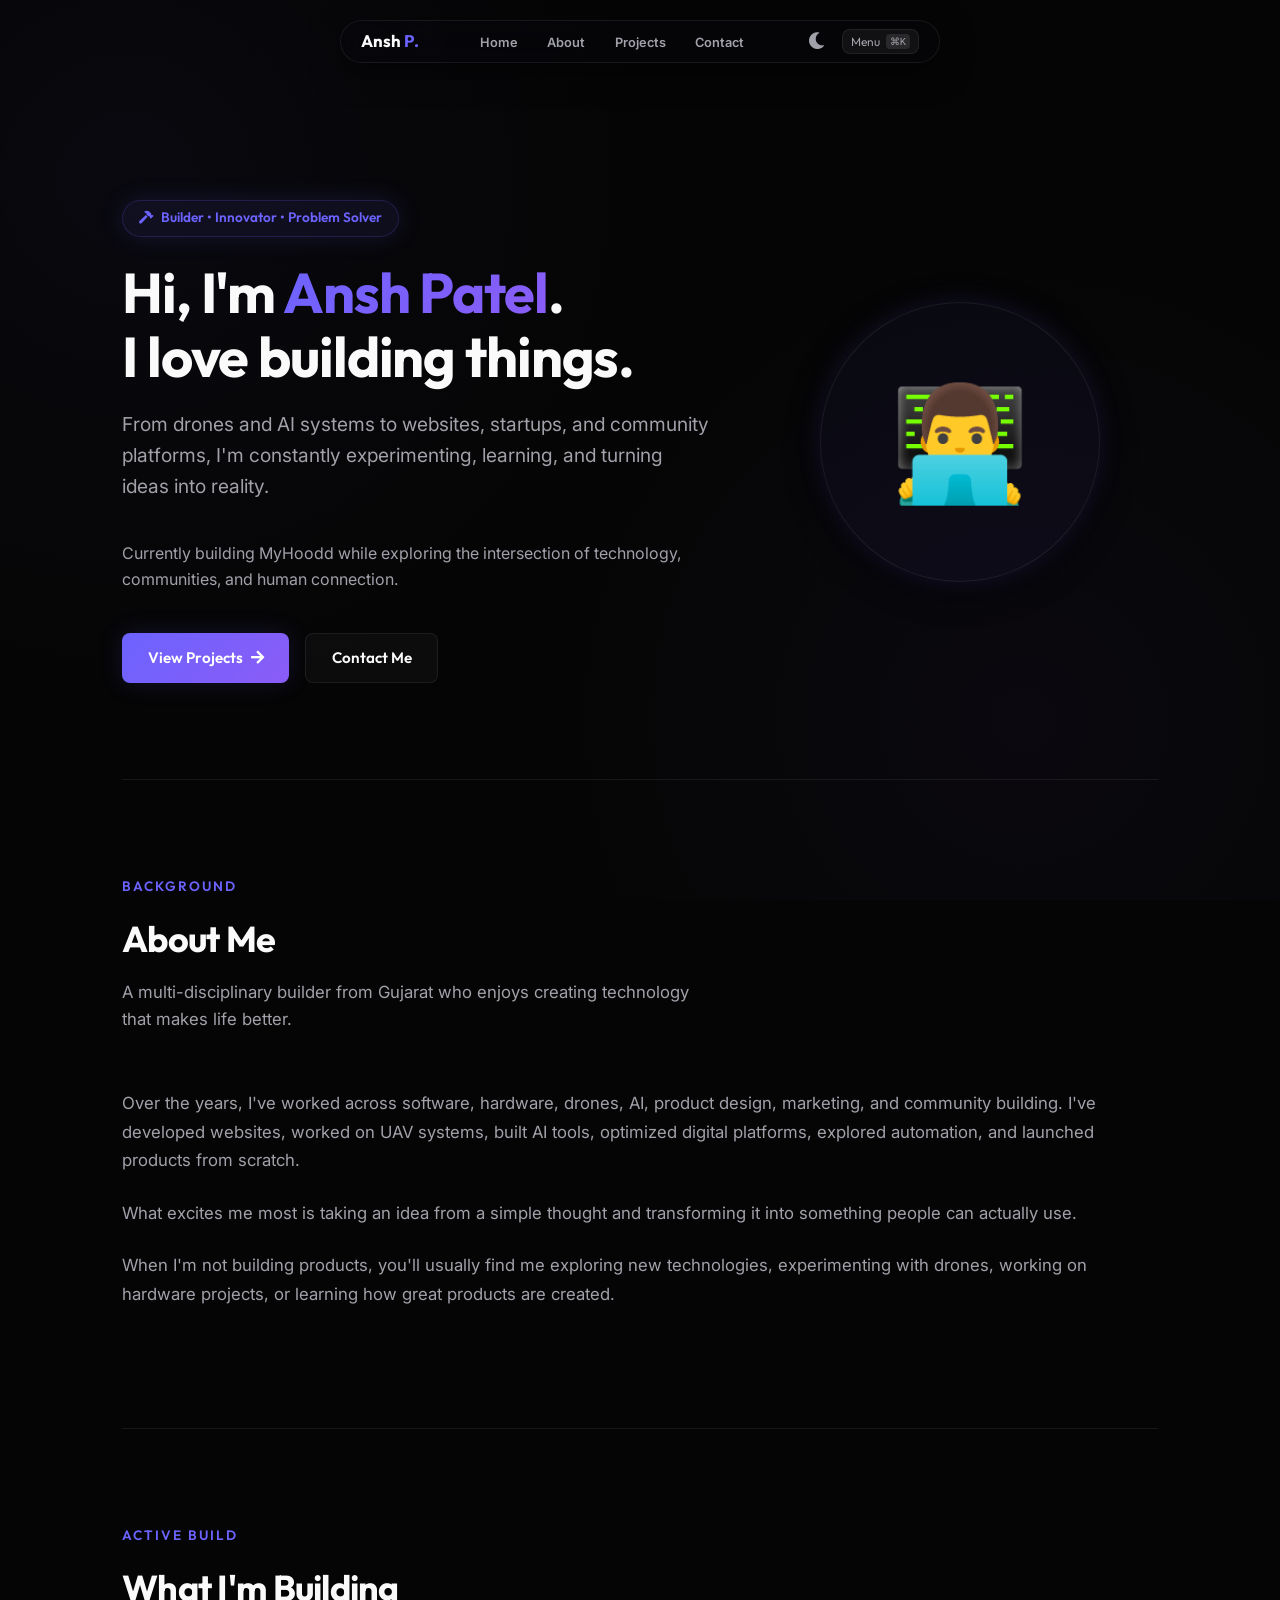
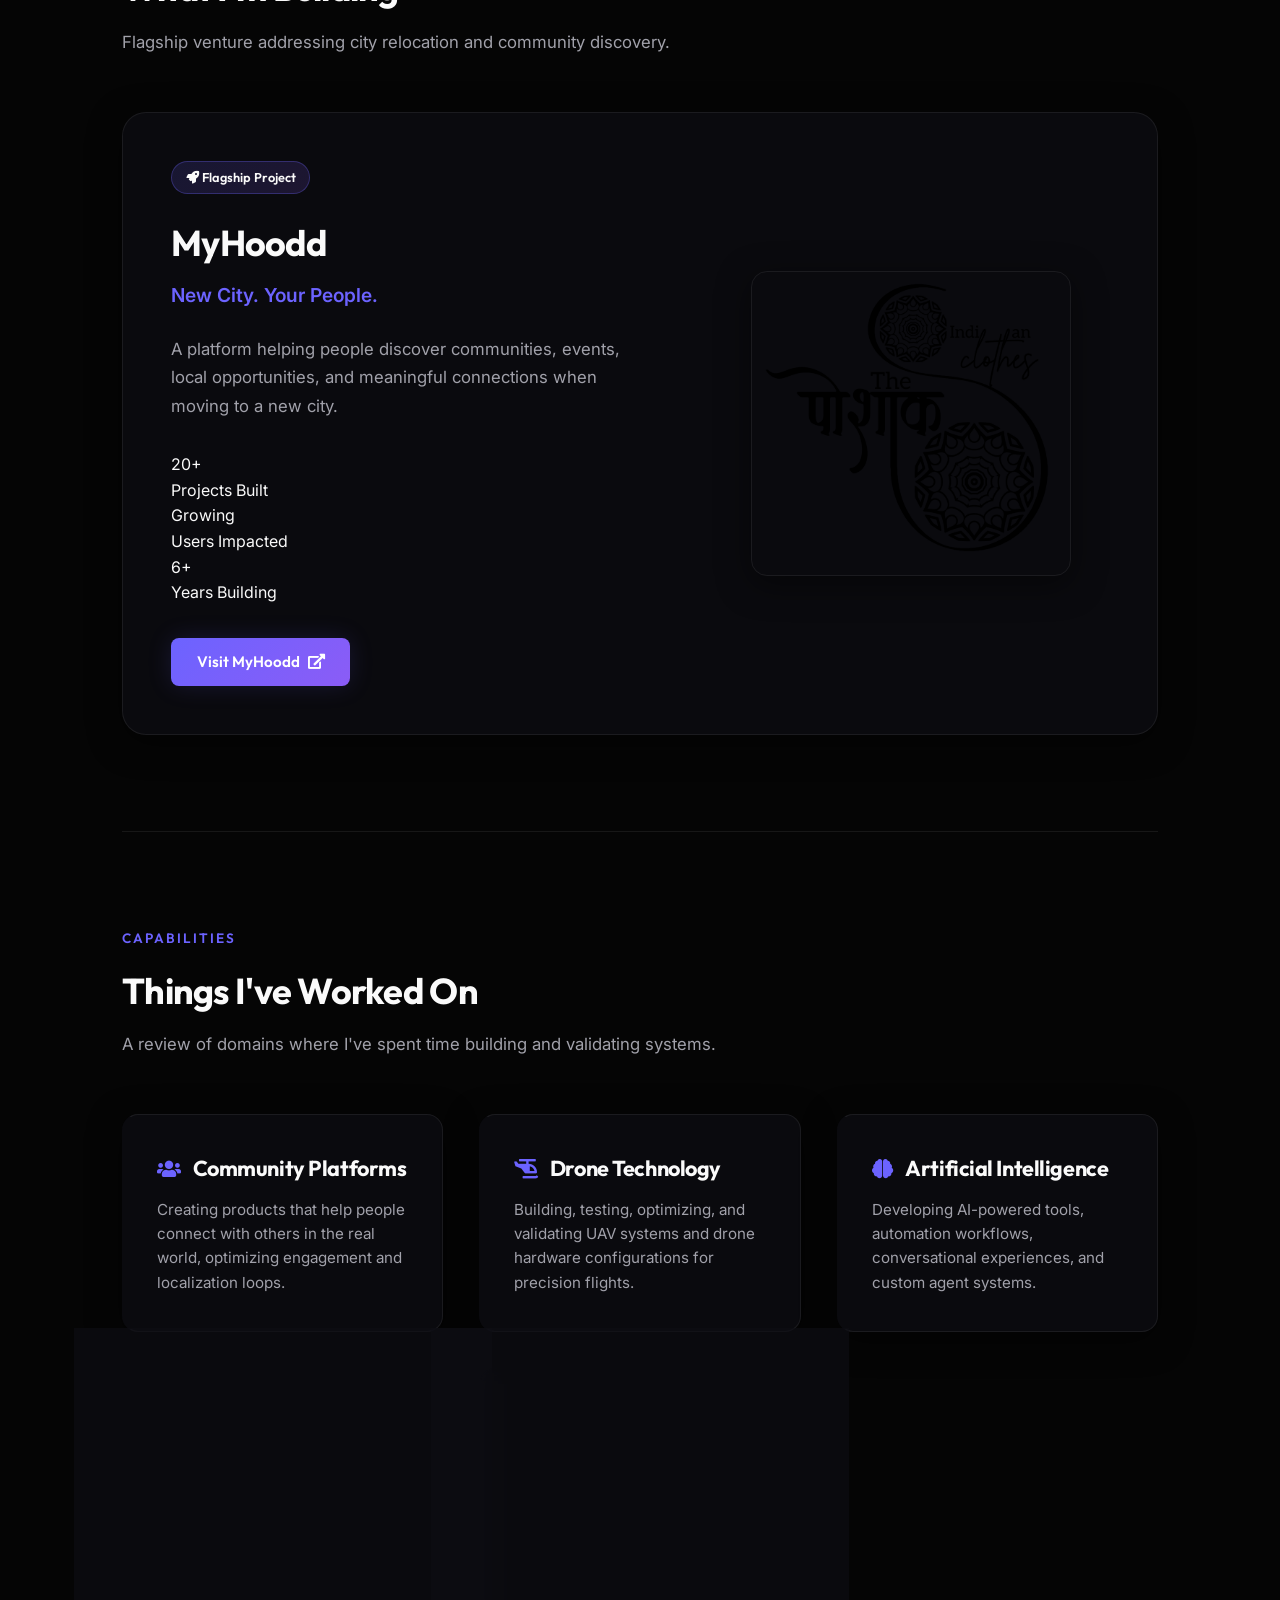
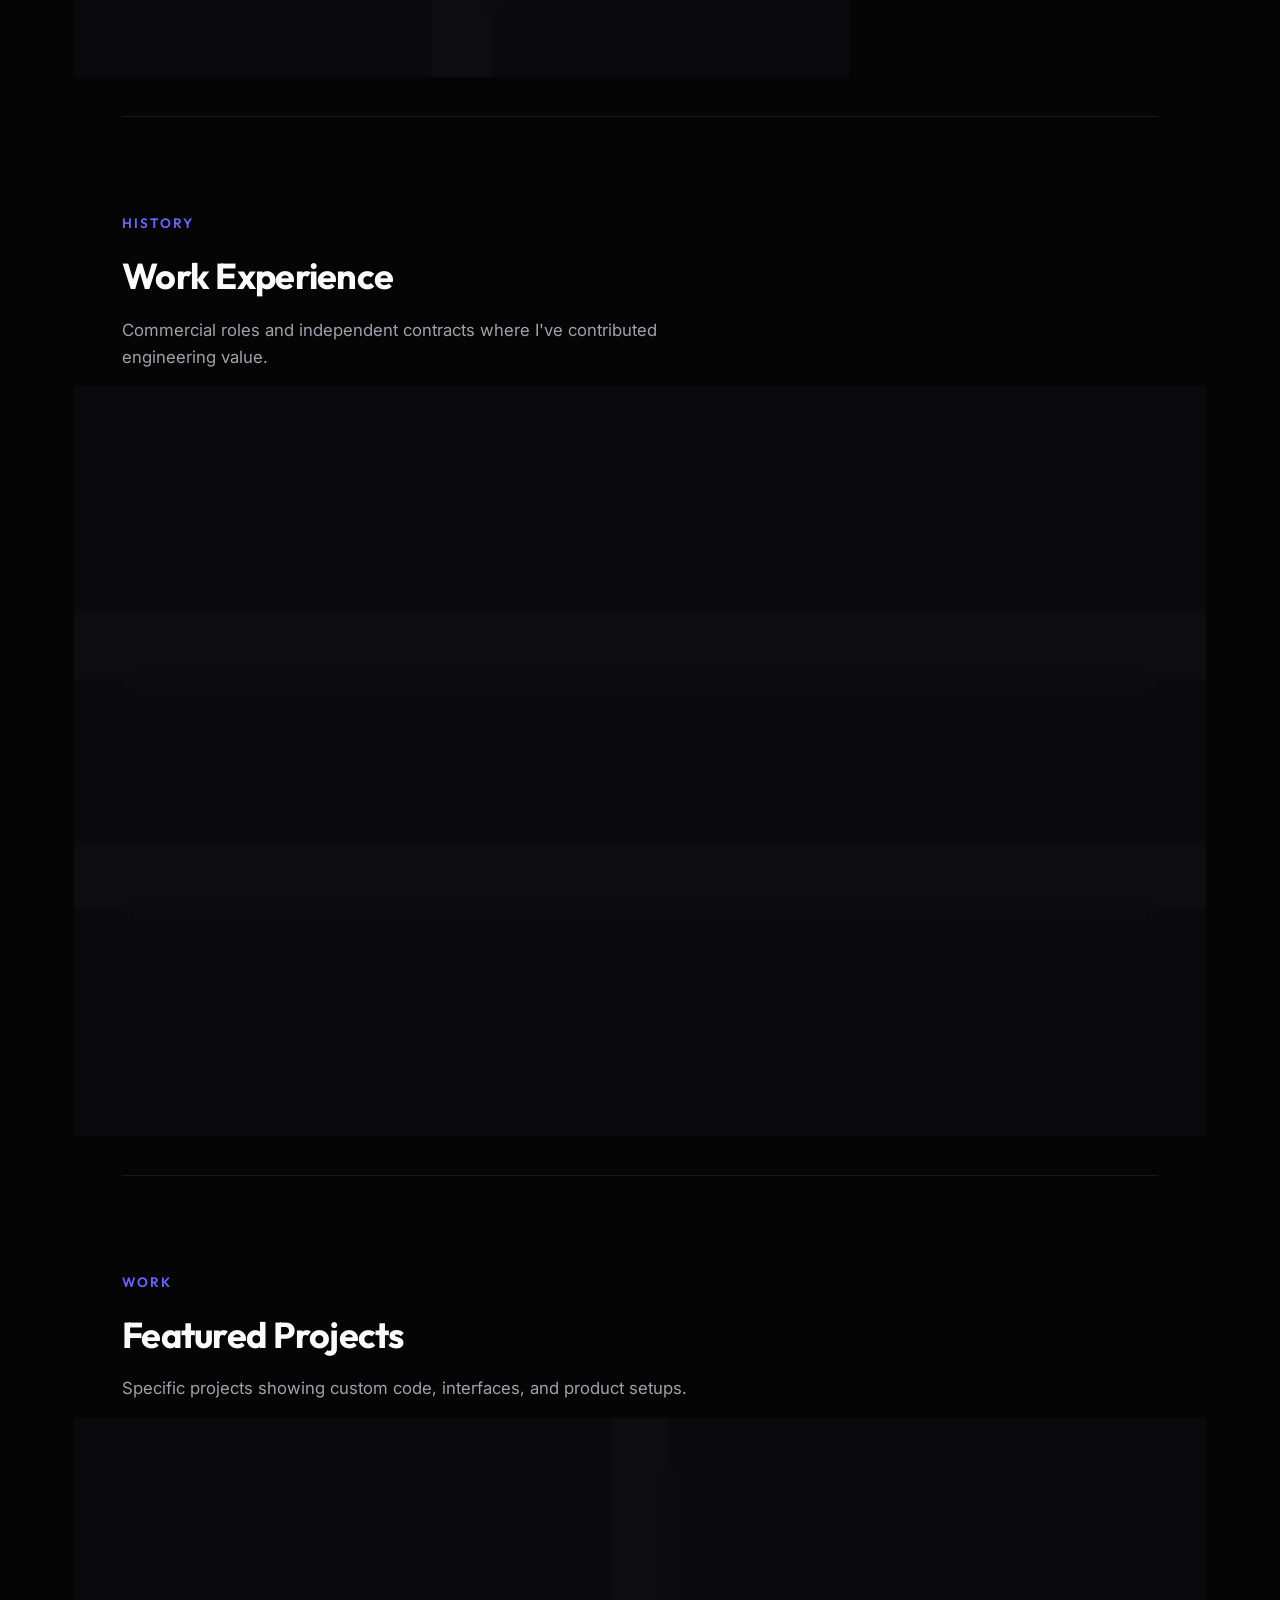
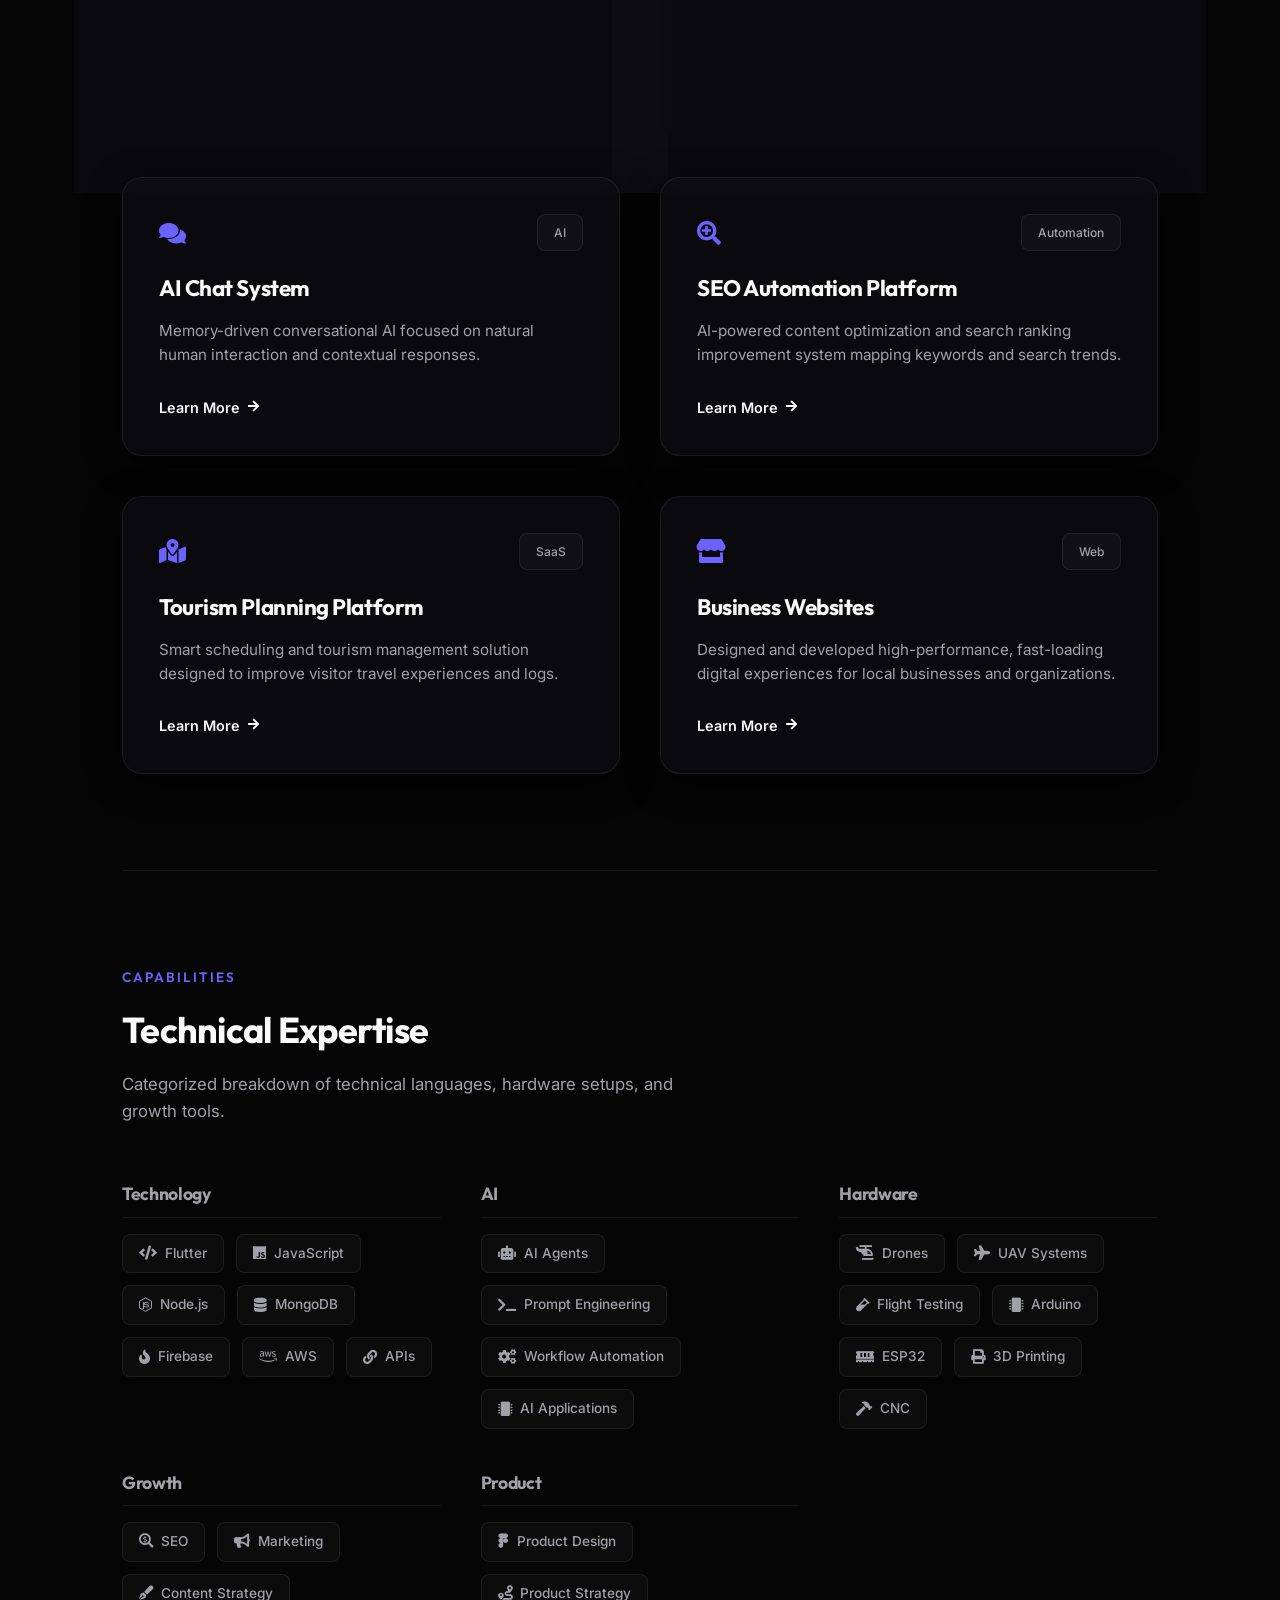
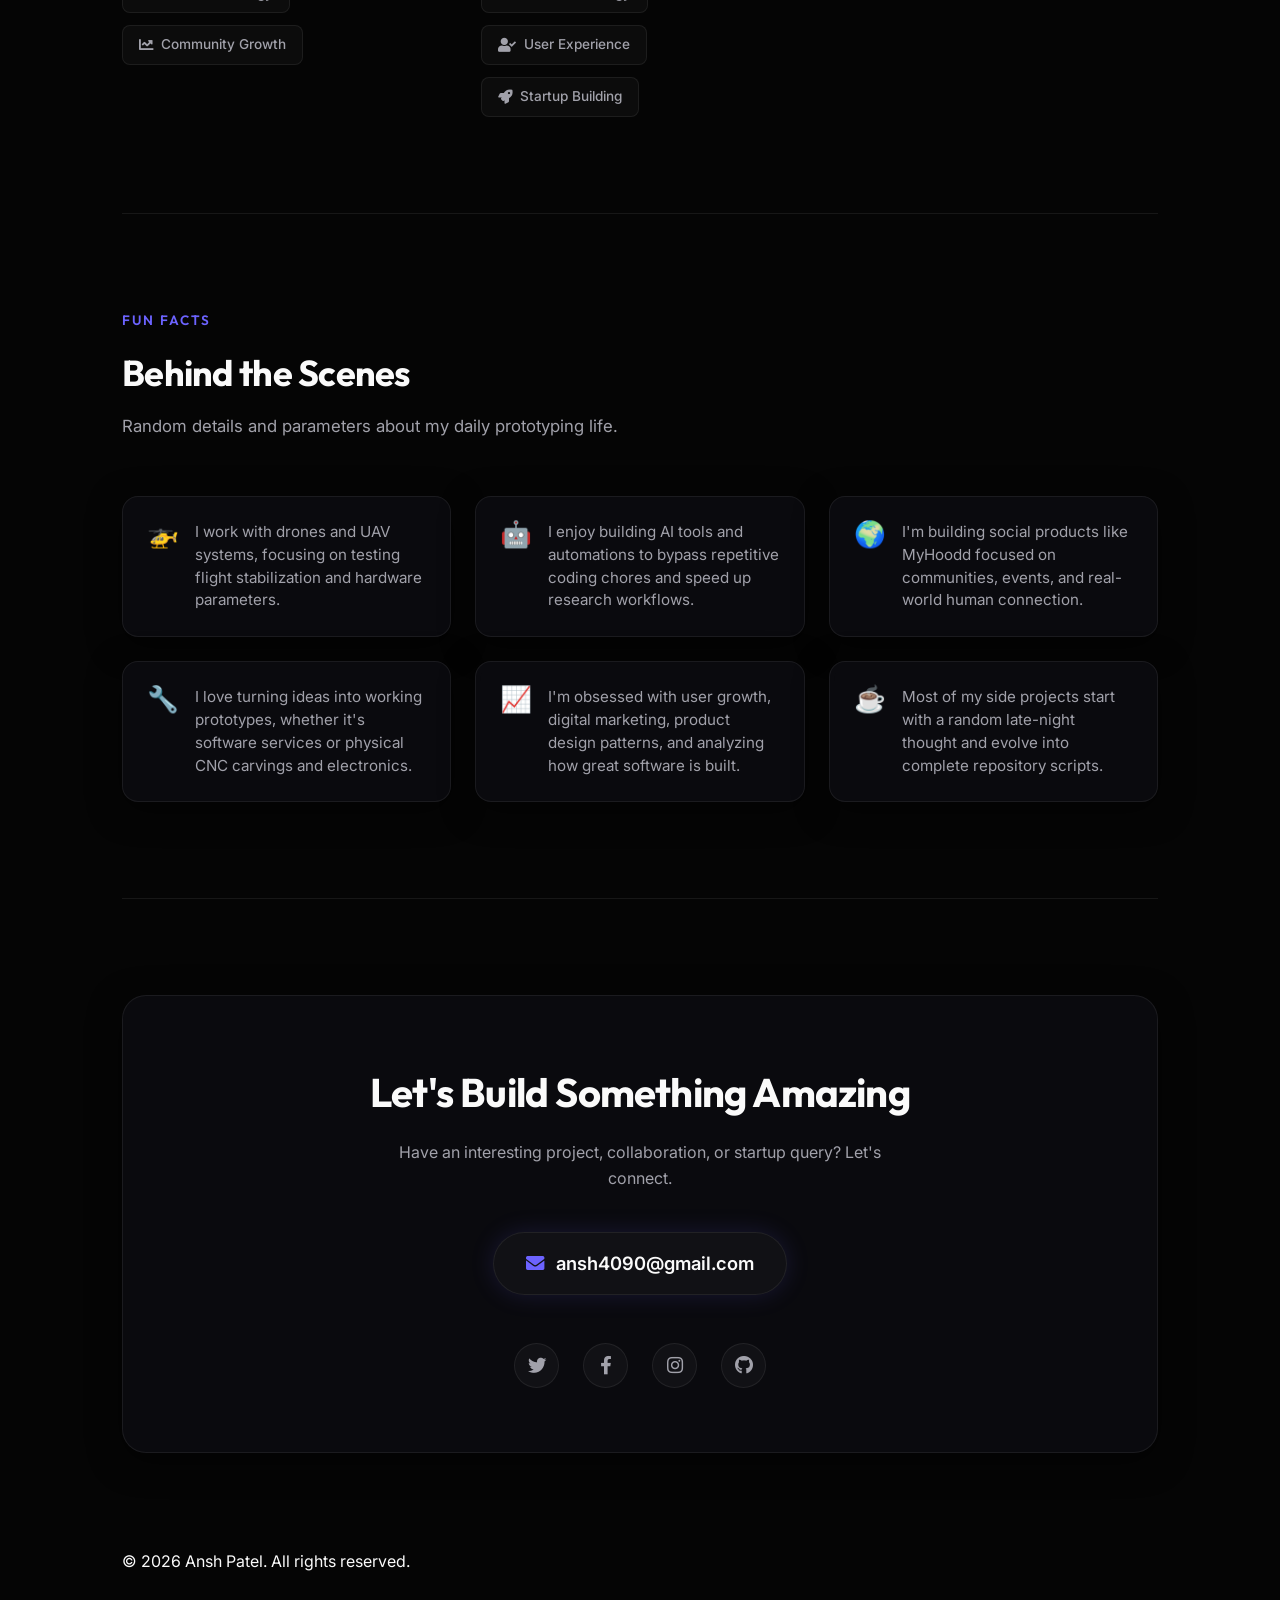
<file: index.html>
<!DOCTYPE HTML>
<html lang="en">
	<head>
		<title>Ansh Patel | Builder • Innovator • Problem Solver</title>
		<meta charset="utf-8" />
		<meta name="viewport" content="width=device-width, initial-scale=1, user-scalable=no" />
		
		<!-- SEO Meta Tags -->
		<meta name="description" content="Personal portfolio of Ansh Patel, Builder, Innovator, and Problem Solver. Building products, drones, AI systems, and digital experiences." />
		<meta name="keywords" content="Ansh Patel, Ansh Patel Builder, Ansh Patel MyHoodd, Startup Founder Gujarat, Entrepreneur Gujarat, Web Developer Gujarat, Startup Builder India, Personal Portfolio Founder, Drone Builder, AI Developer" />
		<meta name="author" content="Ansh Patel" />

		<!-- Open Graph / Facebook -->
		<meta property="og:type" content="profile" />
		<meta property="og:title" content="Ansh Patel | Builder • Innovator • Problem Solver" />
		<meta property="og:description" content="Building products, drones, AI systems, and digital experiences that solve real-world problems." />
		<meta property="og:image" content="images/avatar.png" />
		<meta property="og:url" content="https://www.myhoodd.com" />

		<!-- Twitter -->
		<meta property="twitter:card" content="summary_large_image" />
		<meta property="twitter:title" content="Ansh Patel | Builder • Innovator • Problem Solver" />
		<meta property="twitter:description" content="Building products, drones, AI systems, and digital experiences that solve real-world problems." />
		<meta property="twitter:image" content="images/avatar.png" />
		<meta property="twitter:site" content="@anshxco" />

		<!-- Schema Markup (JSON-LD) -->
		<script type="application/ld+json">
		{
			"@context": "https://schema.org",
			"@type": "Person",
			"name": "Ansh Patel",
			"jobTitle": "Builder • Innovator • Problem Solver",
			"worksFor": {
				"@type": "Organization",
				"name": "MyHoodd"
			},
			"url": "https://www.myhoodd.com",
			"sameAs": [
				"https://twitter.com/anshxco",
				"https://github.com/anshinfo",
				"https://www.instagram.com/ssupanshh/",
				"https://www.facebook.com/profile.php?id=100012694170827"
			],
			"address": {
				"@type": "PostalAddress",
				"addressRegion": "Gujarat",
				"addressCountry": "India"
			}
		}
		</script>

		<!-- Stylesheets -->
		<link rel="stylesheet" href="assets/css/fontawesome-all.min.css" />
		<link rel="stylesheet" href="assets/css/modern.css" />
	</head>
	<body>

		<!-- Glassmorphic Header -->
		<header id="header">
			<a href="index.html" class="logo">Ansh <span>P.</span></a>
			<nav>
				<ul>
					<li><a href="#hero">Home</a></li>
					<li><a href="#about">About</a></li>
					<li><a href="#projects">Projects</a></li>
					<li><a href="#contact">Contact</a></li>
				</ul>
			</nav>
			<div class="header-actions">
				<!-- Light/Dark toggle button -->
				<button class="theme-toggle-btn" id="theme-toggle" aria-label="Toggle theme">
					<i class="fas fa-moon"></i>
				</button>
				<!-- Command Menu Trigger -->
				<button class="cmd-trigger-btn" onclick="toggleCmdMenu()">
					Menu <kbd>⌘K</kbd>
				</button>
			</div>
		</header>

		<!-- Main Wrapper -->
		<div id="wrapper">

			<!-- Hero Section -->
			<section id="hero">
				<div class="hero-content">
					<div class="hero-meta-badge">
						<i class="fas fa-hammer"></i> Builder • Innovator • Problem Solver
					</div>
					<h1>Hi, I'm <span class="headline-gradient">Ansh Patel</span>.<br>I love building things.</h1>
					<p class="subheadline">From drones and AI systems to websites, startups, and community platforms, I'm constantly experimenting, learning, and turning ideas into reality.</p>
					<p style="color: var(--text-secondary); margin-bottom: 2.5rem; max-width: 600px;">Currently building MyHoodd while exploring the intersection of technology, communities, and human connection.</p>
					<div class="hero-buttons">
						<a href="#projects" class="btn btn-primary">View Projects <i class="fas fa-arrow-right"></i></a>
						<a href="#contact" class="btn btn-secondary">Contact Me</a>
					</div>
				</div>
				<div class="hero-image-wrapper">
					<div class="hero-emoji-container">👨‍💻</div>
				</div>
			</section>

			<!-- About Section -->
			<section id="about" style="border-top: 1px solid var(--border-color);">
				<div class="section-title-wrapper">
					<span class="section-label">Background</span>
					<h2 class="section-title">About Me</h2>
					<p class="section-subtitle">A multi-disciplinary builder from Gujarat who enjoys creating technology that makes life better.</p>
				</div>
				<div class="about-grid">
					<div class="about-text">
						<p>Over the years, I've worked across software, hardware, drones, AI, product design, marketing, and community building. I've developed websites, worked on UAV systems, built AI tools, optimized digital platforms, explored automation, and launched products from scratch.</p>
						<p>What excites me most is taking an idea from a simple thought and transforming it into something people can actually use.</p>
						<p>When I'm not building products, you'll usually find me exploring new technologies, experimenting with drones, working on hardware projects, or learning how great products are created.</p>
					</div>
				</div>
			</section>

			<!-- Flagship Showcase (MyHoodd) -->
			<section id="startup" style="border-top: 1px solid var(--border-color);">
				<div class="section-title-wrapper">
					<span class="section-label">Active Build</span>
					<h2 class="section-title">What I'm Building</h2>
					<p class="section-subtitle">Flagship venture addressing city relocation and community discovery.</p>
				</div>
				
				<div class="flagship-box">
					<div class="flagship-content">
						<span class="flagship-badge"><i class="fas fa-rocket"></i> Flagship Project</span>
						<h3>MyHoodd</h3>
						<div class="flagship-tagline">New City. Your People.</div>
						<p>A platform helping people discover communities, events, local opportunities, and meaningful connections when moving to a new city.</p>
						
						<!-- Metrics -->
						<div class="flagship-metrics" style="margin-bottom: 2rem;">
							<div class="metric-item">
								<div class="metric-val" data-target="20">0</div>
								<div class="metric-lbl">Projects Built</div>
							</div>
							<div class="metric-item">
								<div class="metric-val">Growing</div>
								<div class="metric-lbl">Users Impacted</div>
							</div>
							<div class="metric-item">
								<div class="metric-val" data-target="6">0</div>
								<div class="metric-lbl">Years Building</div>
							</div>
						</div>

						<a href="https://www.myhoodd.com" target="_blank" rel="noopener noreferrer" class="btn btn-primary">Visit MyHoodd <i class="fas fa-external-link-alt"></i></a>
					</div>
					<div class="flagship-image">
						<img src="images/poshak.png" alt="MyHoodd community networking platform" />
					</div>
				</div>
			</section>

			<!-- Focus Areas Section -->
			<section id="focus" style="border-top: 1px solid var(--border-color);">
				<div class="section-title-wrapper">
					<span class="section-label">Capabilities</span>
					<h2 class="section-title">Things I've Worked On</h2>
					<p class="section-subtitle">A review of domains where I've spent time building and validating systems.</p>
				</div>
				<div class="focus-areas-grid">
					
					<div class="focus-card">
						<h3><i class="fas fa-users"></i> Community Platforms</h3>
						<p>Creating products that help people connect with others in the real world, optimizing engagement and localization loops.</p>
					</div>

					<div class="focus-card">
						<h3><i class="fas fa-helicopter"></i> Drone Technology</h3>
						<p>Building, testing, optimizing, and validating UAV systems and drone hardware configurations for precision flights.</p>
					</div>

					<div class="focus-card">
						<h3><i class="fas fa-brain"></i> Artificial Intelligence</h3>
						<p>Developing AI-powered tools, automation workflows, conversational experiences, and custom agent systems.</p>
					</div>

					<div class="focus-card">
						<h3><i class="fas fa-laptop-code"></i> Websites & Digital Products</h3>
						<p>Designing and developing websites, database backends, and online experiences for businesses and startups.</p>
					</div>

					<div class="focus-card">
						<h3><i class="fas fa-chart-line"></i> Growth & Marketing</h3>
						<p>SEO optimization, content strategy, user acquisition experiments, and digital campaign analysis.</p>
					</div>

				</div>
			</section>

			<!-- Experience Section -->
			<section id="experience" style="border-top: 1px solid var(--border-color);">
				<div class="section-title-wrapper">
					<span class="section-label">History</span>
					<h2 class="section-title">Work Experience</h2>
					<p class="section-subtitle">Commercial roles and independent contracts where I've contributed engineering value.</p>
				</div>
				
				<div class="experience-list">
					
					<div class="experience-card">
						<div class="experience-header">
							<div>
								<h3 class="experience-title">Drone Development & Quality Assurance</h3>
								<div class="experience-company">Flying Pixels</div>
							</div>
							<span class="experience-date">UAV Operations</span>
						</div>
						<p class="experience-description">Working on UAV systems, drone testing, quality assurance, flight validation, troubleshooting, and hardware optimization.</p>
					</div>

					<div class="experience-card">
						<div class="experience-header">
							<div>
								<h3 class="experience-title">Content & Website Operations</h3>
								<div class="experience-company">Flyrobo Technologies</div>
							</div>
							<span class="experience-date">Web & SEO</span>
						</div>
						<p class="experience-description">Managed website content, SEO improvements, website optimization, publishing workflows, and digital content systems.</p>
					</div>

					<div class="experience-card">
						<div class="experience-header">
							<div>
								<h3 class="experience-title">Independent Builder</h3>
								<div class="experience-company">Freelance & Prototyping</div>
							</div>
							<span class="experience-date">2018 - Present</span>
						</div>
						<p class="experience-description">Worked on websites, automation tools, startup ideas, marketing projects, and product experiments across different industries.</p>
					</div>

				</div>
			</section>

			<!-- Featured Projects Section (6 Cards) -->
			<section id="projects" style="border-top: 1px solid var(--border-color);">
				<div class="section-title-wrapper">
					<span class="section-label">Work</span>
					<h2 class="section-title">Featured Projects</h2>
					<p class="section-subtitle">Specific projects showing custom code, interfaces, and product setups.</p>
				</div>
				<div class="projects-grid">
					
					<!-- MyHoodd -->
					<div class="project-card">
						<div class="card-head">
							<i class="fas fa-users"></i>
							<span class="badge" style="font-size: 0.75rem;">Startup</span>
						</div>
						<h4>MyHoodd</h4>
						<p>Helping newcomers discover people, communities, events, and opportunities in new cities.</p>
						<a href="https://www.myhoodd.com" target="_blank" rel="noopener noreferrer" class="card-link">Visit Startup <i class="fas fa-arrow-right"></i></a>
					</div>

					<!-- PatidarSeeds -->
					<div class="project-card">
						<div class="card-head">
							<i class="fas fa-leaf"></i>
							<span class="badge" style="font-size: 0.75rem;">AgriTech</span>
						</div>
						<h4>PatidarSeeds</h4>
						<p>Agriculture-focused digital platform helping improve online presence, catalogs, and accessibility.</p>
						<a href="https://patidarseeds.in/" target="_blank" rel="noopener noreferrer" class="card-link">Visit Website <i class="fas fa-arrow-right"></i></a>
					</div>

					<!-- AI Chat System -->
					<div class="project-card">
						<div class="card-head">
							<i class="fas fa-comments"></i>
							<span class="badge" style="font-size: 0.75rem;">AI</span>
						</div>
						<h4>AI Chat System</h4>
						<p>Memory-driven conversational AI focused on natural human interaction and contextual responses.</p>
						<a href="#" class="card-link">Learn More <i class="fas fa-arrow-right"></i></a>
					</div>

					<!-- SEO Automation Platform -->
					<div class="project-card">
						<div class="card-head">
							<i class="fas fa-search-plus"></i>
							<span class="badge" style="font-size: 0.75rem;">Automation</span>
						</div>
						<h4>SEO Automation Platform</h4>
						<p>AI-powered content optimization and search ranking improvement system mapping keywords and search trends.</p>
						<a href="#" class="card-link">Learn More <i class="fas fa-arrow-right"></i></a>
					</div>

					<!-- Tourism Planning Platform -->
					<div class="project-card">
						<div class="card-head">
							<i class="fas fa-map-marked-alt"></i>
							<span class="badge" style="font-size: 0.75rem;">SaaS</span>
						</div>
						<h4>Tourism Planning Platform</h4>
						<p>Smart scheduling and tourism management solution designed to improve visitor travel experiences and logs.</p>
						<a href="#" class="card-link">Learn More <i class="fas fa-arrow-right"></i></a>
					</div>

					<!-- Business Websites -->
					<div class="project-card">
						<div class="card-head">
							<i class="fas fa-store"></i>
							<span class="badge" style="font-size: 0.75rem;">Web</span>
						</div>
						<h4>Business Websites</h4>
						<p>Designed and developed high-performance, fast-loading digital experiences for local businesses and organizations.</p>
						<a href="#" class="card-link">Learn More <i class="fas fa-arrow-right"></i></a>
					</div>

				</div>
			</section>

			<!-- Skills Section -->
			<section id="skills" style="border-top: 1px solid var(--border-color);">
				<div class="section-title-wrapper">
					<span class="section-label">Capabilities</span>
					<h2 class="section-title">Technical Expertise</h2>
					<p class="section-subtitle">Categorized breakdown of technical languages, hardware setups, and growth tools.</p>
				</div>
				<div class="skills-container">
					
					<!-- Technology -->
					<div class="skills-row">
						<h4>Technology</h4>
						<div class="badges-list">
							<span class="badge"><i class="fas fa-code"></i> Flutter</span>
							<span class="badge"><i class="fab fa-js"></i> JavaScript</span>
							<span class="badge"><i class="fab fa-node-js"></i> Node.js</span>
							<span class="badge"><i class="fas fa-database"></i> MongoDB</span>
							<span class="badge"><i class="fas fa-fire"></i> Firebase</span>
							<span class="badge"><i class="fab fa-aws"></i> AWS</span>
							<span class="badge"><i class="fas fa-link"></i> APIs</span>
						</div>
					</div>

					<!-- AI -->
					<div class="skills-row">
						<h4>AI</h4>
						<div class="badges-list">
							<span class="badge"><i class="fas fa-robot"></i> AI Agents</span>
							<span class="badge"><i class="fas fa-terminal"></i> Prompt Engineering</span>
							<span class="badge"><i class="fas fa-cogs"></i> Workflow Automation</span>
							<span class="badge"><i class="fas fa-microchip"></i> AI Applications</span>
						</div>
					</div>

					<!-- Hardware -->
					<div class="skills-row">
						<h4>Hardware</h4>
						<div class="badges-list">
							<span class="badge"><i class="fas fa-helicopter"></i> Drones</span>
							<span class="badge"><i class="fas fa-plane"></i> UAV Systems</span>
							<span class="badge"><i class="fas fa-vial"></i> Flight Testing</span>
							<span class="badge"><i class="fas fa-microchip"></i> Arduino</span>
							<span class="badge"><i class="fas fa-memory"></i> ESP32</span>
							<span class="badge"><i class="fas fa-print"></i> 3D Printing</span>
							<span class="badge"><i class="fas fa-hammer"></i> CNC</span>
						</div>
					</div>

					<!-- Growth -->
					<div class="skills-row">
						<h4>Growth</h4>
						<div class="badges-list">
							<span class="badge"><i class="fas fa-search-dollar"></i> SEO</span>
							<span class="badge"><i class="fas fa-bullhorn"></i> Marketing</span>
							<span class="badge"><i class="fas fa-pen-fancy"></i> Content Strategy</span>
							<span class="badge"><i class="fas fa-chart-line"></i> Community Growth</span>
						</div>
					</div>

					<!-- Product -->
					<div class="skills-row">
						<h4>Product</h4>
						<div class="badges-list">
							<span class="badge"><i class="fab fa-figma"></i> Product Design</span>
							<span class="badge"><i class="fas fa-route"></i> Product Strategy</span>
							<span class="badge"><i class="fas fa-user-check"></i> User Experience</span>
							<span class="badge"><i class="fas fa-rocket"></i> Startup Building</span>
						</div>
					</div>

				</div>
			</section>

			<!-- Fun Facts Section -->
			<section id="funfacts" style="border-top: 1px solid var(--border-color);">
				<div class="section-title-wrapper">
					<span class="section-label">Fun Facts</span>
					<h2 class="section-title">Behind the Scenes</h2>
					<p class="section-subtitle">Random details and parameters about my daily prototyping life.</p>
				</div>
				<div class="fun-facts-grid">
					<div class="fun-fact-item">
						<div class="fun-fact-emoji">🚁</div>
						<div class="fun-fact-text">I work with drones and UAV systems, focusing on testing flight stabilization and hardware parameters.</div>
					</div>
					<div class="fun-fact-item">
						<div class="fun-fact-emoji">🤖</div>
						<div class="fun-fact-text">I enjoy building AI tools and automations to bypass repetitive coding chores and speed up research workflows.</div>
					</div>
					<div class="fun-fact-item">
						<div class="fun-fact-emoji">🌍</div>
						<div class="fun-fact-text">I'm building social products like MyHoodd focused on communities, events, and real-world human connection.</div>
					</div>
					<div class="fun-fact-item">
						<div class="fun-fact-emoji">🔧</div>
						<div class="fun-fact-text">I love turning ideas into working prototypes, whether it's software services or physical CNC carvings and electronics.</div>
					</div>
					<div class="fun-fact-item">
						<div class="fun-fact-emoji">📈</div>
						<div class="fun-fact-text">I'm obsessed with user growth, digital marketing, product design patterns, and analyzing how great software is built.</div>
					</div>
					<div class="fun-fact-item">
						<div class="fun-fact-emoji">☕</div>
						<div class="fun-fact-text">Most of my side projects start with a random late-night thought and evolve into complete repository scripts.</div>
					</div>
				</div>
			</section>

			<!-- Contact Section -->
			<section id="contact" style="border-top: 1px solid var(--border-color);">
				<div class="contact-wrapper">
					<h2>Let's Build Something Amazing</h2>
					<p>Have an interesting project, collaboration, or startup query? Let's connect.</p>
					
					<a href="mailto:ansh4090@gmail.com" class="contact-email-btn">
						<i class="fas fa-envelope"></i> ansh4090@gmail.com
					</a>

					<ul class="social-links">
						<li><a href="https://twitter.com/anshxco" target="_blank" rel="noopener noreferrer" class="fab fa-twitter" title="X (Twitter)"></a></li>
						<li><a href="https://www.facebook.com/profile.php?id=100012694170827" target="_blank" rel="noopener noreferrer" class="fab fa-facebook-f" title="Facebook"></a></li>
						<li><a href="https://www.instagram.com/ssupanshh/" target="_blank" rel="noopener noreferrer" class="fab fa-instagram" title="Instagram"></a></li>
						<li><a href="https://github.com/anshinfo" target="_blank" rel="noopener noreferrer" class="fab fa-github" title="GitHub"></a></li>
					</ul>
				</div>
			</section>

			<!-- Footer -->
			<footer id="footer">
				<p class="copyright">&copy; 2026 Ansh Patel. All rights reserved.</p>
			</footer>

		</div>

		<!-- Command Menu (⌘K) Modal Structure -->
		<div id="command-menu" onclick="closeCmdMenu(event)">
			<div class="cmd-modal">
				<div class="cmd-input-container">
					<i class="fas fa-search"></i>
					<input type="text" id="cmd-search-input" class="cmd-input" placeholder="Type a command or search sections..." onkeyup="filterCommands()" autocomplete="off">
				</div>
				<div class="cmd-list" id="cmd-items-list">
					<div class="cmd-group-title">Navigation</div>
					<div class="cmd-item" data-action="navigate" data-target="#hero">
						<span><i class="fas fa-home"></i> Go to Home</span>
						<span class="cmd-shortcut">H</span>
					</div>
					<div class="cmd-item" data-action="navigate" data-target="#about">
						<span><i class="fas fa-user"></i> Go to About</span>
						<span class="cmd-shortcut">A</span>
					</div>
					<div class="cmd-item" data-action="navigate" data-target="#startup">
						<span><i class="fas fa-rocket"></i> Go to What I'm Building</span>
						<span class="cmd-shortcut">B</span>
					</div>
					<div class="cmd-item" data-action="navigate" data-target="#focus">
						<span><i class="fas fa-cogs"></i> Go to Focus Areas</span>
						<span class="cmd-shortcut">F</span>
					</div>
					<div class="cmd-item" data-action="navigate" data-target="#experience">
						<span><i class="fas fa-road"></i> Go to Work Experience</span>
						<span class="cmd-shortcut">E</span>
					</div>
					<div class="cmd-item" data-action="navigate" data-target="#projects">
						<span><i class="fas fa-laptop-code"></i> Go to Featured Projects</span>
						<span class="cmd-shortcut">P</span>
					</div>
					<div class="cmd-item" data-action="navigate" data-target="#skills">
						<span><i class="fas fa-lightbulb"></i> Go to Skills</span>
						<span class="cmd-shortcut">S</span>
					</div>
					
					<div class="cmd-group-title">Preferences & Actions</div>
					<div class="cmd-item" data-action="toggle-theme">
						<span><i class="fas fa-adjust"></i> Toggle Dark/Light Theme</span>
						<span class="cmd-shortcut">T</span>
					</div>
					<div class="cmd-item" data-action="download-resume">
						<span><i class="fas fa-download"></i> Download Resume</span>
						<span class="cmd-shortcut">D</span>
					</div>
					<div class="cmd-item" data-action="play-snake">
						<span><i class="fas fa-gamepad"></i> Play Arcade Snake Game</span>
						<span class="cmd-shortcut">G</span>
					</div>
				</div>
			</div>
		</div>

		<!-- Scripts -->
		<script>
			// 1. LIGHT/DARK THEME TOGGLE
			const themeToggle = document.getElementById('theme-toggle');
			const themeIcon = themeToggle.querySelector('i');
			
			// Load cached theme
			const savedTheme = localStorage.getItem('portfolio-theme') || 'dark';
			if (savedTheme === 'light') {
				document.body.classList.add('light-theme');
				themeIcon.className = 'fas fa-sun';
			}

			themeToggle.addEventListener('click', () => {
				toggleTheme();
			});

			function toggleTheme() {
				if (document.body.classList.contains('light-theme')) {
					document.body.classList.remove('light-theme');
					themeIcon.className = 'fas fa-moon';
					localStorage.setItem('portfolio-theme', 'dark');
				} else {
					document.body.classList.add('light-theme');
					themeIcon.className = 'fas fa-sun';
					localStorage.setItem('portfolio-theme', 'light');
				}
			}

			// 2. COMMAND MENU (⌘K)
			const cmdMenu = document.getElementById('command-menu');
			const searchInput = document.getElementById('cmd-search-input');
			const cmdItems = document.querySelectorAll('.cmd-item');
			let activeIndex = 0;

			// Intercept command key
			document.addEventListener('keydown', (e) => {
				if ((e.metaKey || e.ctrlKey) && e.key === 'k') {
					e.preventDefault();
					toggleCmdMenu();
				}
				
				// Handle escape key
				if (e.key === 'Escape' && cmdMenu.classList.contains('open')) {
					toggleCmdMenu();
				}

				// Keyboard navigation inside open command menu
				if (cmdMenu.classList.contains('open')) {
					if (e.key === 'ArrowDown') {
						e.preventDefault();
						navigateItems(1);
					} else if (e.key === 'ArrowUp') {
						e.preventDefault();
						navigateItems(-1);
					} else if (e.key === 'Enter') {
						e.preventDefault();
						triggerActiveItem();
					}
				}
			});

			function toggleCmdMenu() {
				if (cmdMenu.classList.contains('open')) {
					cmdMenu.classList.remove('open');
					searchInput.value = '';
					filterCommands();
				} else {
					cmdMenu.classList.add('open');
					setTimeout(() => searchInput.focus(), 50);
					highlightItem(0);
				}
			}

			function closeCmdMenu(e) {
				if (e.target === cmdMenu) {
					toggleCmdMenu();
				}
			}

			function filterCommands() {
				const query = searchInput.value.toLowerCase();
				let visibleIndex = 0;
				let firstVisible = null;

				cmdItems.forEach((item) => {
					const text = item.textContent.toLowerCase();
					if (text.includes(query)) {
						item.style.display = 'flex';
						if (visibleIndex === 0) firstVisible = item;
						visibleIndex++;
					} else {
						item.style.display = 'none';
						item.classList.remove('active');
					}
				});

				if (firstVisible) {
					cmdItems.forEach(item => item.classList.remove('active'));
					firstVisible.classList.add('active');
					// update activeIndex tracking
					const arr = Array.from(cmdItems).filter(item => item.style.display !== 'none');
					activeIndex = 0;
				}
			}

			function highlightItem(index) {
				const visibleItems = Array.from(cmdItems).filter(item => item.style.display !== 'none');
				if (visibleItems.length === 0) return;
				
				visibleItems.forEach(item => item.classList.remove('active'));
				
				if (index >= visibleItems.length) index = 0;
				if (index < 0) index = visibleItems.length - 1;
				
				visibleItems[index].classList.add('active');
				activeIndex = index;
				visibleItems[index].scrollIntoView({ block: 'nearest' });
			}

			function navigateItems(dir) {
				highlightItem(activeIndex + dir);
			}

			function triggerActiveItem() {
				const visibleItems = Array.from(cmdItems).filter(item => item.style.display !== 'none');
				if (visibleItems.length > 0 && visibleItems[activeIndex]) {
					handleItemAction(visibleItems[activeIndex]);
				}
			}

			// Add click event to command items
			cmdItems.forEach(item => {
				item.addEventListener('click', () => {
					handleItemAction(item);
				});
			});

			function handleItemAction(item) {
				const action = item.getAttribute('data-action');
				const target = item.getAttribute('data-target');

				toggleCmdMenu(); // close menu

				if (action === 'navigate' && target) {
					document.querySelector(target).scrollIntoView({ behavior: 'smooth' });
				} else if (action === 'toggle-theme') {
					toggleTheme();
				} else if (action === 'download-resume') {
					alert('Resume download triggered: Ansh Patel Resume.pdf');
					const link = document.createElement('a');
					link.href = '#';
					link.download = 'Ansh_Patel_Resume.pdf';
					link.click();
				} else if (action === 'play-snake') {
					window.location.href = 'game.html';
				}
			}

			// 3. ANIMATED COUNTERS
			const counterElements = document.querySelectorAll('[data-target]');
			
			const runCounters = () => {
				counterElements.forEach(counter => {
					const updateCount = () => {
						const target = parseInt(counter.getAttribute('data-target'), 10);
						const count = parseInt(counter.innerText, 10) || 0;
						const speed = 200; // lower is faster
						const increment = target / speed;

						if (count < target) {
							counter.innerText = Math.ceil(count + increment);
							setTimeout(updateCount, 1);
						} else {
							counter.innerText = target + '+';
						}
					};
					updateCount();
				});
			};

			// Run counters on load using IntersectionObserver
			const observer = new IntersectionObserver((entries) => {
				entries.forEach(entry => {
					if (entry.isIntersecting) {
						runCounters();
						observer.unobserve(entry.target);
					}
				});
			}, { threshold: 0.5 });

			const statsSection = document.getElementById('funfacts');
			if (statsSection) {
				observer.observe(statsSection);
			}
			const flagshipSection = document.getElementById('startup');
			if (flagshipSection) {
				observer.observe(flagshipSection);
			}
		</script>

		<!--Start of Tawk.to Script-->
		<script type="text/javascript">
		var Tawk_API=Tawk_API||{}, Tawk_LoadStart=new Date();
		(function(){
		var s1=document.createElement("script"),s0=document.getElementsByTagName("script")[0];
		s1.async=true;
		s1.src='https://embed.tawk.to/5ed897064a7c62581799e27d/default';
		s1.charset='UTF-8';
		s1.setAttribute('crossorigin','*');
		s0.parentNode.insertBefore(s1,s0);
		})();
		</script>
		<!--End of Tawk.to Script-->

	</body>
</html>
</file>
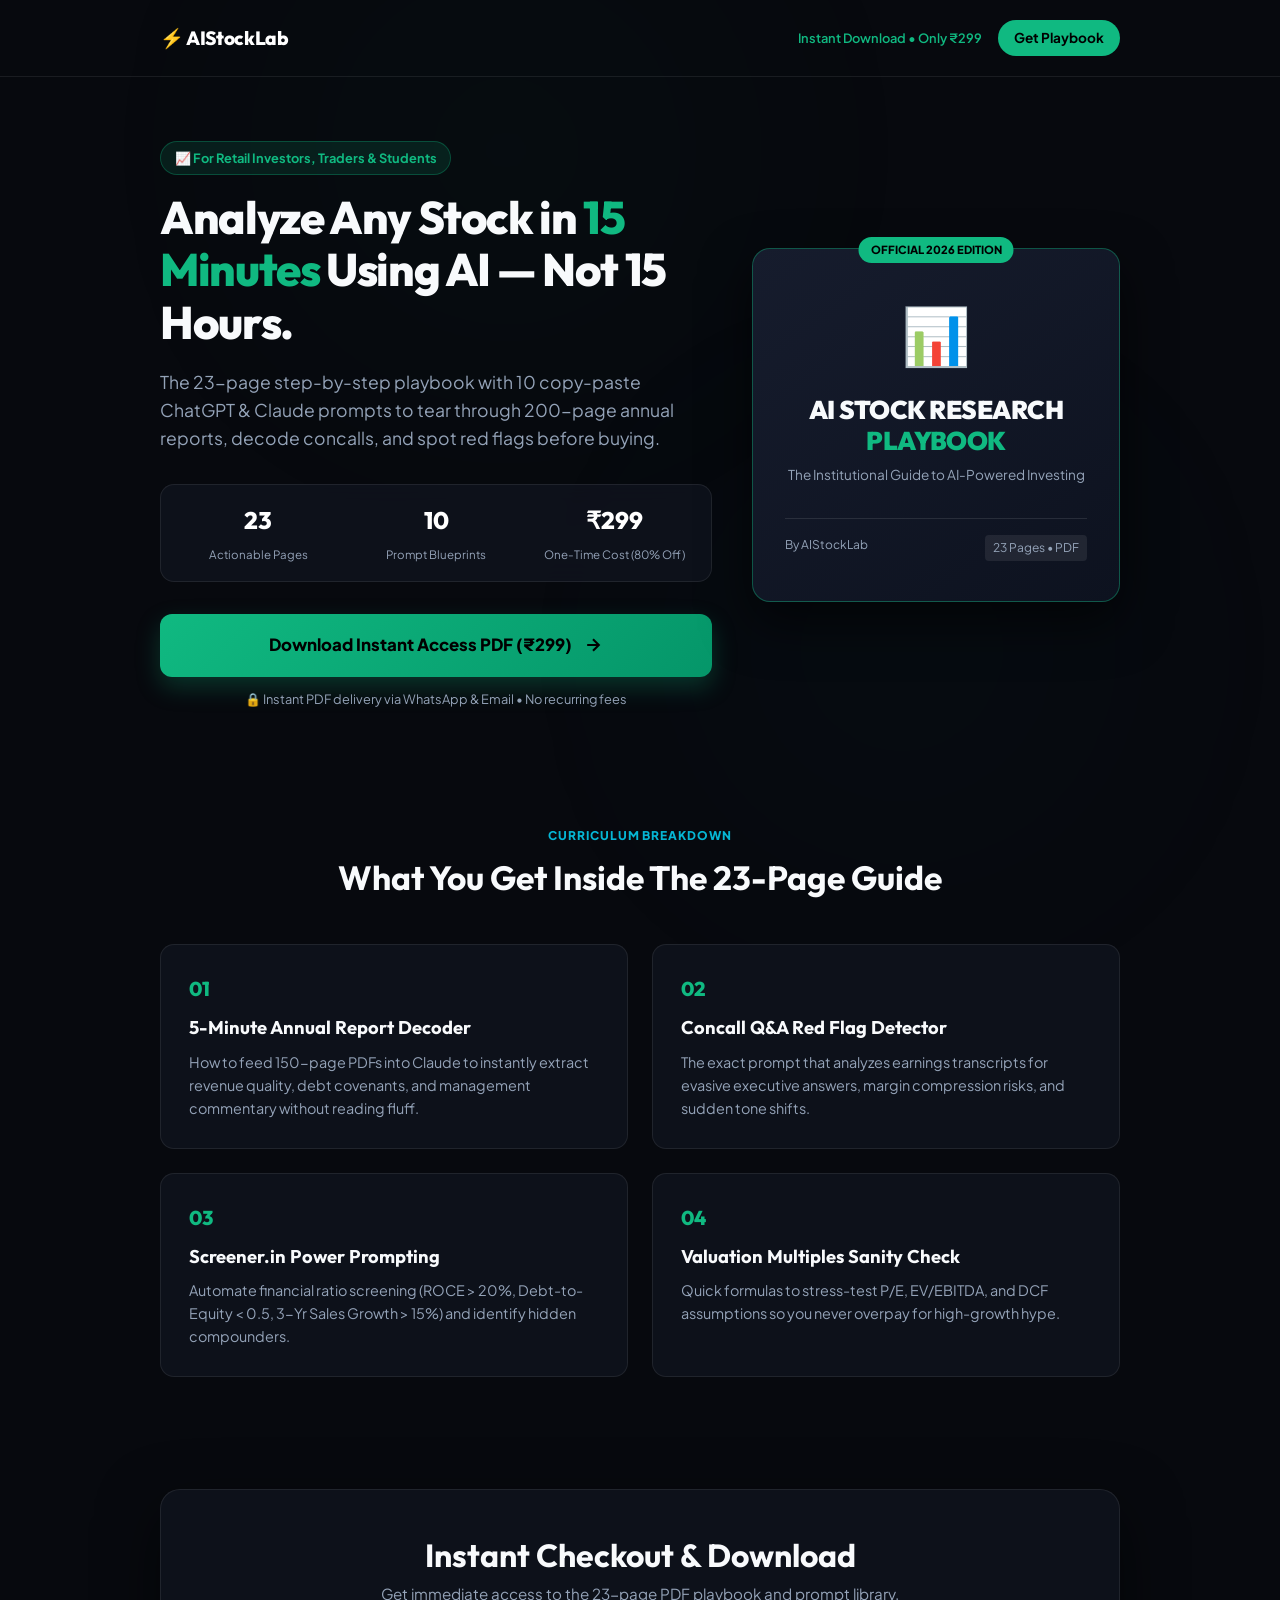
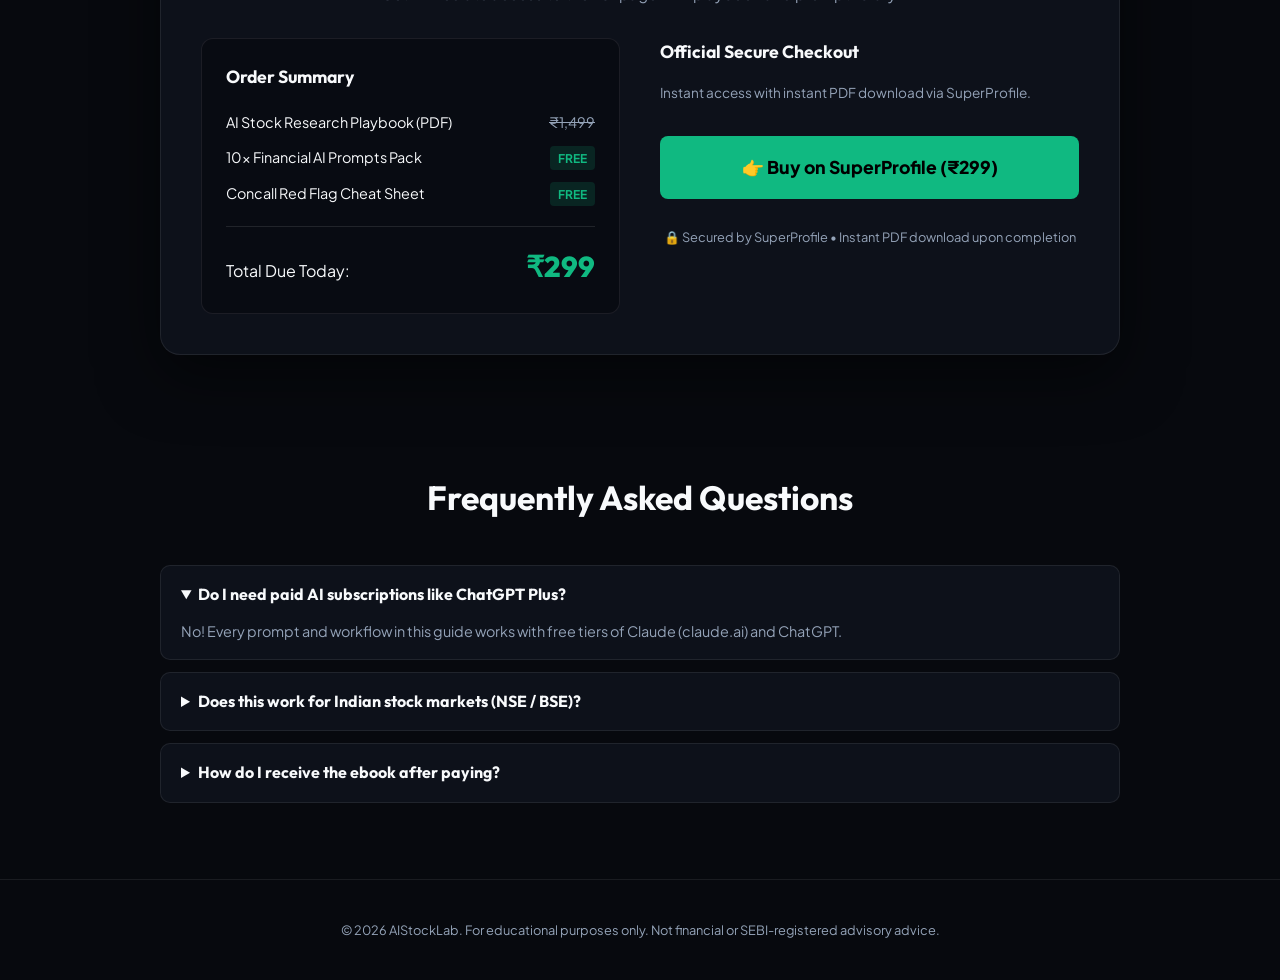
<file: aistocklab/index.html>
<!DOCTYPE html>
<html lang="en">
<head>
  <meta charset="UTF-8">
  <meta name="viewport" content="width=device-width, initial-scale=1.0">
  <title>AI Stock Research Playbook | AIStockLab — Institutional Stock Analysis in 15 Minutes</title>
  <meta name="description" content="Master AI-driven stock research. 23-page playbook with copy-paste prompts, annual report summarizers, and valuation frameworks. Only ₹299.">
  <link rel="preconnect" href="https://fonts.googleapis.com">
  <link rel="preconnect" href="https://fonts.gstatic.com" crossorigin>
  <link href="https://fonts.googleapis.com/css2?family=Outfit:wght@400;500;600;700;800;900&family=Plus+Jakarta+Sans:wght@400;500;600;700&display=swap" rel="stylesheet">
  <link rel="stylesheet" href="style.css">
</head>
<body>
  <div class="ambient-glow glow-top"></div>
  <div class="ambient-glow glow-bottom"></div>

  <header class="navbar">
    <div class="container nav-content">
      <div class="logo">
        <span class="logo-badge">⚡ AIStockLab</span>
      </div>
      <div class="nav-cta">
        <span class="price-tag">Instant Download • Only ₹299</span>
        <a href="#checkout" class="btn-nav">Get Playbook</a>
      </div>
    </div>
  </header>

  <main>
    <!-- HERO -->
    <section class="hero">
      <div class="container hero-grid">
        <div class="hero-text">
          <div class="badge-pill">📈 For Retail Investors, Traders & Students</div>
          <h1 class="hero-title">
            Analyze Any Stock in <span class="highlight">15 Minutes</span> Using AI — Not 15 Hours.
          </h1>
          <p class="hero-sub">
            The 23-page step-by-step playbook with 10 copy-paste ChatGPT & Claude prompts to tear through 200-page annual reports, decode concalls, and spot red flags before buying.
          </p>

          <div class="hero-meta">
            <div class="meta-item">
              <span class="meta-val">23</span>
              <span class="meta-label">Actionable Pages</span>
            </div>
            <div class="meta-item">
              <span class="meta-val">10</span>
              <span class="meta-label">Prompt Blueprints</span>
            </div>
            <div class="meta-item">
              <span class="meta-val">₹299</span>
              <span class="meta-label">One-Time Cost (80% Off)</span>
            </div>
          </div>

          <div class="hero-actions">
            <a href="#checkout" class="btn-cta-main">
              <span>Download Instant Access PDF (₹299)</span>
              <svg width="20" height="20" viewBox="0 0 24 24" fill="none" stroke="currentColor" stroke-width="2.5"><path d="M5 12h14M12 5l7 7-7 7"/></svg>
            </a>
            <p class="security-note">🔒 Instant PDF delivery via WhatsApp & Email • No recurring fees</p>
          </div>
        </div>

        <div class="hero-mockup">
          <div class="ebook-card">
            <div class="ebook-badge">OFFICIAL 2026 EDITION</div>
            <div class="ebook-inner">
              <div class="cover-icon">📊</div>
              <h3 class="cover-title">AI STOCK RESEARCH<br><span class="accent">PLAYBOOK</span></h3>
              <p class="cover-sub">The Institutional Guide to AI-Powered Investing</p>
              <div class="cover-footer">
                <span>By AIStockLab</span>
                <span class="pages-badge">23 Pages • PDF</span>
              </div>
            </div>
          </div>
        </div>
      </div>
    </section>

    <!-- WHAT'S INSIDE -->
    <section class="modules-section">
      <div class="container">
        <div class="section-title-wrap">
          <span class="section-kicker">CURRICULUM BREAKDOWN</span>
          <h2>What You Get Inside The 23-Page Guide</h2>
        </div>

        <div class="modules-grid">
          <div class="mod-card">
            <div class="mod-num">01</div>
            <h3>5-Minute Annual Report Decoder</h3>
            <p>How to feed 150-page PDFs into Claude to instantly extract revenue quality, debt covenants, and management commentary without reading fluff.</p>
          </div>

          <div class="mod-card">
            <div class="mod-num">02</div>
            <h3>Concall Q&A Red Flag Detector</h3>
            <p>The exact prompt that analyzes earnings transcripts for evasive executive answers, margin compression risks, and sudden tone shifts.</p>
          </div>

          <div class="mod-card">
            <div class="mod-num">03</div>
            <h3>Screener.in Power Prompting</h3>
            <p>Automate financial ratio screening (ROCE > 20%, Debt-to-Equity < 0.5, 3-Yr Sales Growth > 15%) and identify hidden compounders.</p>
          </div>

          <div class="mod-card">
            <div class="mod-num">04</div>
            <h3>Valuation Multiples Sanity Check</h3>
            <p>Quick formulas to stress-test P/E, EV/EBITDA, and DCF assumptions so you never overpay for high-growth hype.</p>
          </div>
        </div>
      </div>
    </section>

    <!-- CHECKOUT / ORDER SECTION -->
    <section class="checkout-section" id="checkout">
      <div class="container">
        <div class="checkout-box">
          <div class="checkout-header">
            <h2>Instant Checkout & Download</h2>
            <p>Get immediate access to the 23-page PDF playbook and prompt library.</p>
          </div>

          <div class="checkout-split">
            <div class="order-summary">
              <h3>Order Summary</h3>
              <div class="summary-line">
                <span>AI Stock Research Playbook (PDF)</span>
                <span class="strikethrough">₹1,499</span>
              </div>
              <div class="summary-line">
                <span>10x Financial AI Prompts Pack</span>
                <span class="free-pill">FREE</span>
              </div>
              <div class="summary-line">
                <span>Concall Red Flag Cheat Sheet</span>
                <span class="free-pill">FREE</span>
              </div>
              <div class="summary-total">
                <span>Total Due Today:</span>
                <span class="total-amount">₹299</span>
              </div>
            </div>

            <div class="payment-action">
              <div class="upi-box">
                <span class="upi-title">Official Secure Checkout</span>
                <p class="upi-instruction">Instant access with instant PDF download via SuperProfile.</p>
                <div class="checkout-form" style="margin-top: 1rem;">
                  <a href="https://superprofile.bio/vp/ai-to-research-stocks-smarter-" class="btn-pay" style="text-align: center; text-decoration: none; display: block; font-size: 1.1rem; padding: 1.1rem 1.5rem;">
                    👉 Buy on SuperProfile (₹299)
                  </a>
                </div>
                <p style="font-size: 0.8rem; color: #94a3b8; text-align: center; margin-top: 0.75rem;">
                  🔒 Secured by SuperProfile • Instant PDF download upon completion
                </p>
              </div>
            </div>
          </div>
        </div>
      </div>
    </section>

    <!-- FAQ -->
    <section class="faq">
      <div class="container">
        <div class="section-title-wrap">
          <h2>Frequently Asked Questions</h2>
        </div>
        <div class="faq-accordion">
          <details open>
            <summary>Do I need paid AI subscriptions like ChatGPT Plus?</summary>
            <p>No! Every prompt and workflow in this guide works with free tiers of Claude (claude.ai) and ChatGPT.</p>
          </details>
          <details>
            <summary>Does this work for Indian stock markets (NSE / BSE)?</summary>
            <p>Yes. The prompts are specifically optimized for Indian financial sources like Screener.in, BSE announcements, and Indian annual report filings.</p>
          </details>
          <details>
            <summary>How do I receive the ebook after paying?</summary>
            <p>You receive an instant download link directly on screen and a copy sent to your WhatsApp number within 60 seconds.</p>
          </details>
        </div>
      </div>
    </section>
  </main>

  <footer class="footer">
    <div class="container">
      <p>© 2026 AIStockLab. For educational purposes only. Not financial or SEBI-registered advisory advice.</p>
    </div>
  </footer>

  <script src="app.js"></script>
</body>
</html>
</file>
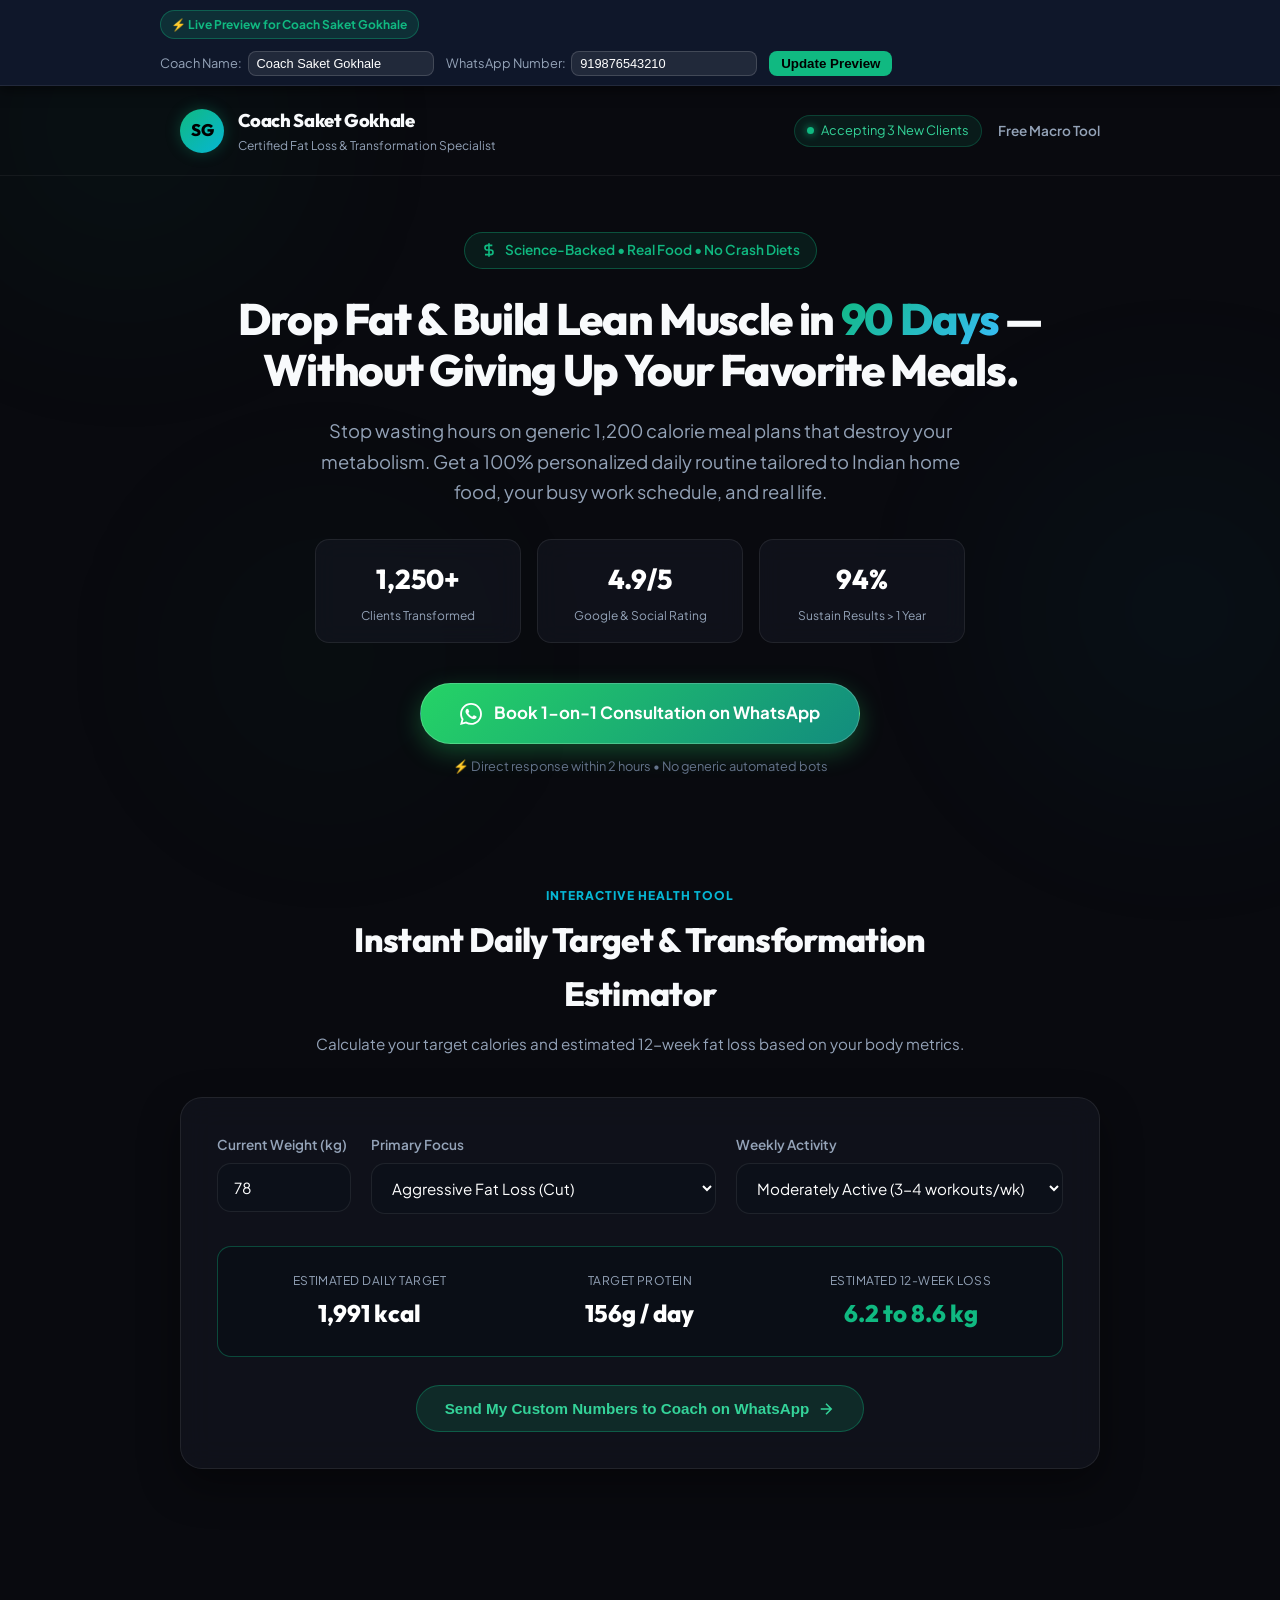
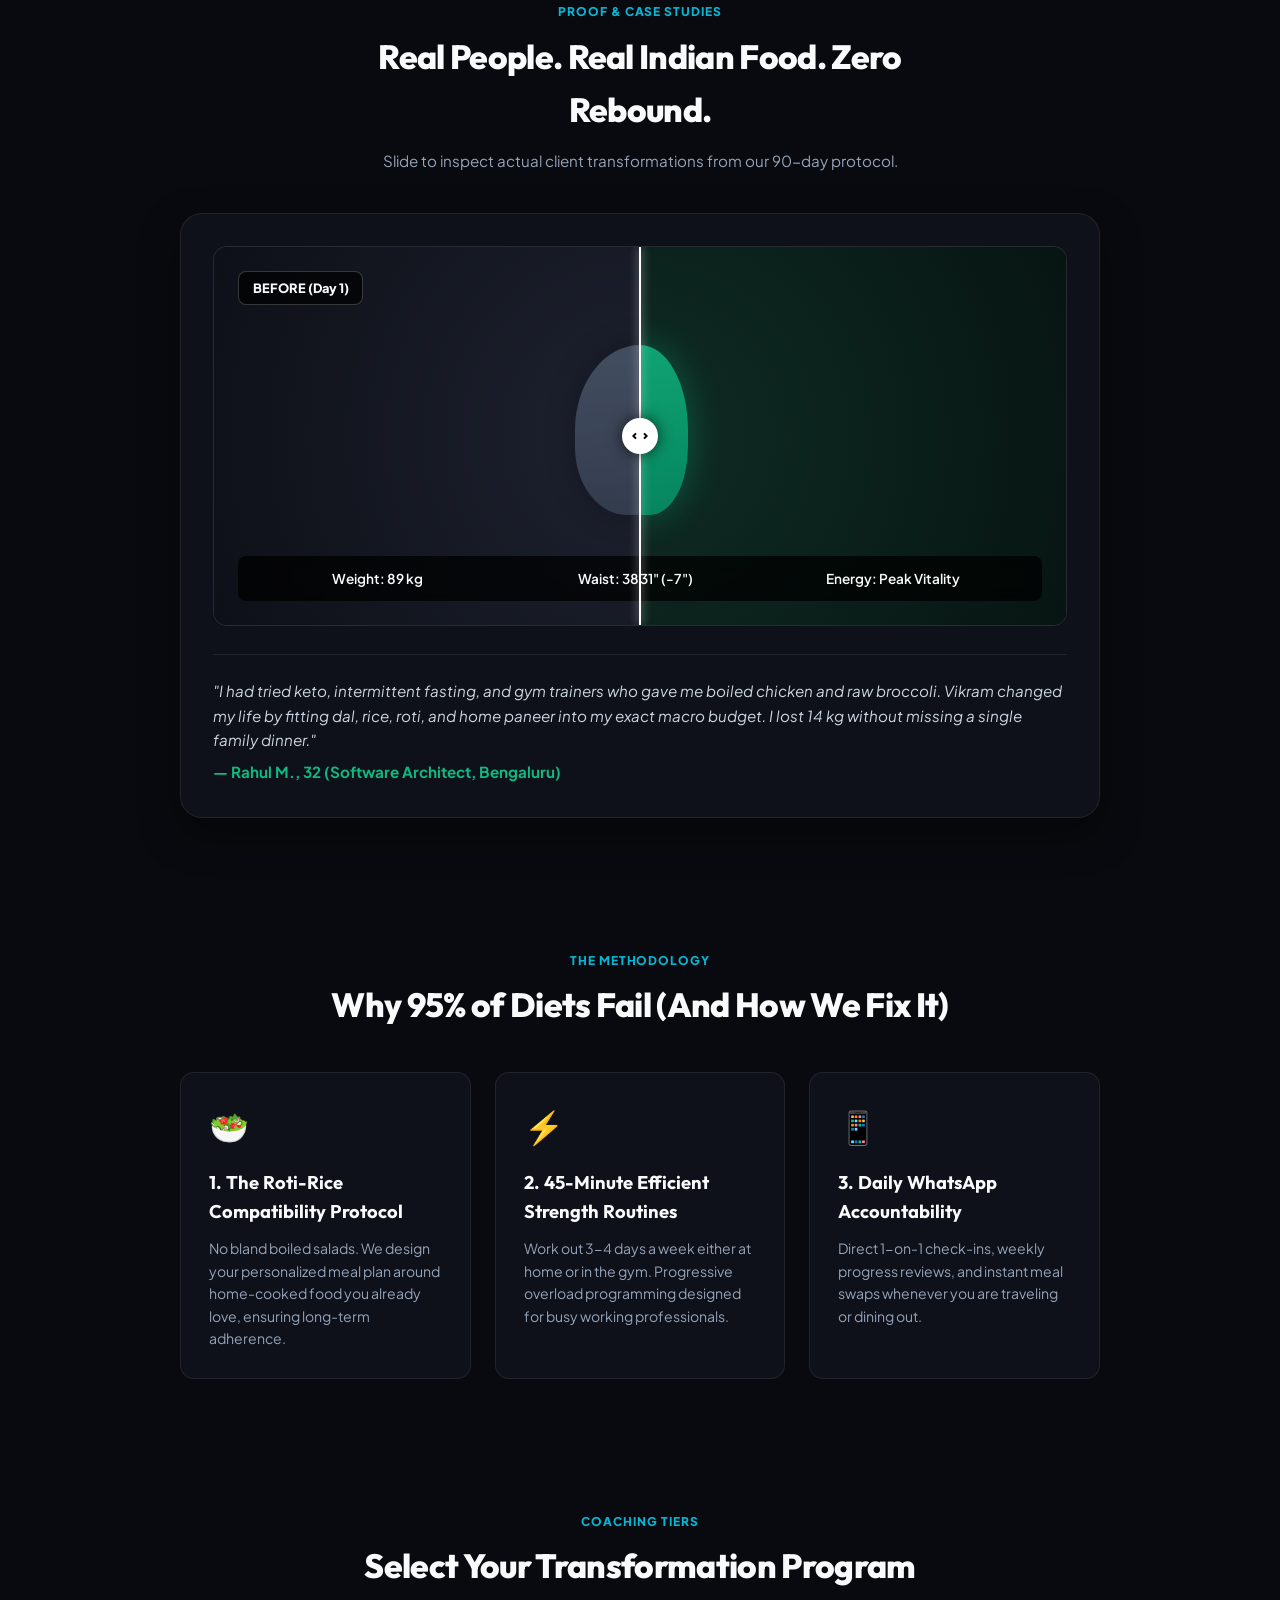
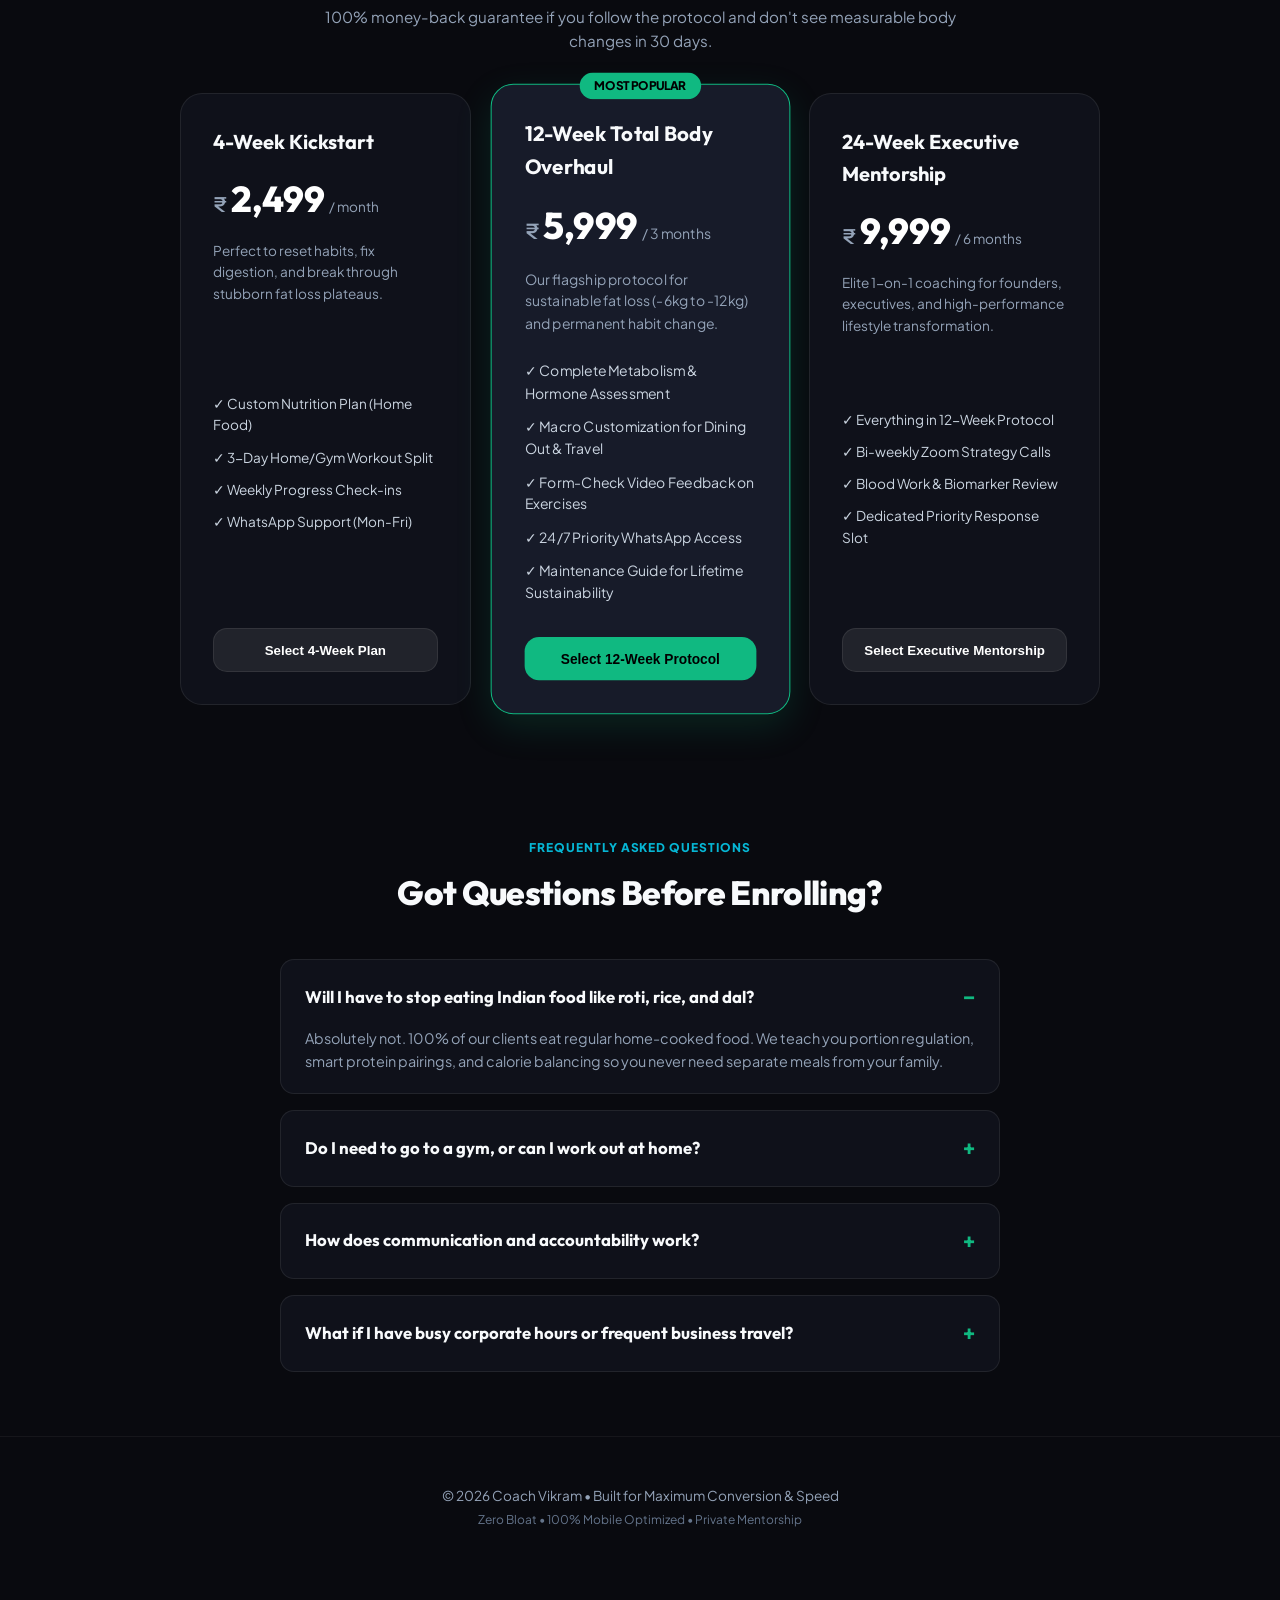
<file: fitpro/index.html>
<!DOCTYPE html>
<html lang="en">
<head>
  <meta charset="UTF-8">
  <meta name="viewport" content="width=device-width, initial-scale=1.0">
  <title>Coach Saket Gokhale | 90-Day Fat Loss & Body Transformation</title>
  <meta name="description" content="Personalized online fat loss & muscle building coaching with Coach Saket Gokhale. Sustainable results, Indian home food, 1-on-1 WhatsApp mentorship.">
  <link rel="preconnect" href="https://fonts.googleapis.com">
  <link rel="preconnect" href="https://fonts.gstatic.com" crossorigin>
  <link href="https://fonts.googleapis.com/css2?family=Outfit:wght@400;500;600;700;800;900&family=Plus+Jakarta+Sans:wght@400;500;600;700&display=swap" rel="stylesheet">
  <link rel="stylesheet" href="style.css">
</head>
<body>
  <!-- Background Glow Orbs -->
  <div class="glow-orb orb-1"></div>
  <div class="glow-orb orb-2"></div>
  <div class="glow-orb orb-3"></div>

  <!-- Coach Quick Personalizer Bar (For Demo & Live Preview) -->
  <aside class="demo-config-bar" id="demoConfigBar">
    <div class="demo-config-content">
      <div class="demo-badge">⚡ Live Preview for Coach Saket Gokhale</div>
      <div class="config-inputs">
        <label>Coach Name: <input type="text" id="configCoachName" value="Coach Saket Gokhale"></label>
        <label>WhatsApp Number: <input type="text" id="configWaNumber" value="919876543210" placeholder="e.g. 919876543210"></label>
        <button id="applyConfigBtn" class="btn-micro">Update Preview</button>
      </div>
    </div>
  </aside>

  <!-- Navigation / Top Brand Bar -->
  <header class="top-nav">
    <div class="container nav-container">
      <div class="brand">
        <div class="brand-avatar">
          <span class="avatar-initials">SG</span>
        </div>
        <div class="brand-text">
          <span class="brand-name" id="displayBrandName">Coach Saket Gokhale</span>
          <span class="brand-subtitle">Certified Fat Loss & Transformation Specialist</span>
        </div>
      </div>
      <div class="nav-actions">
        <span class="status-pill"><span class="pulse-dot"></span> Accepting 3 New Clients</span>
        <a href="#calculator" class="nav-cta-link">Free Macro Tool</a>
      </div>
    </div>
  </header>

  <main>
    <!-- HERO SECTION -->
    <section class="hero-section">
      <div class="container hero-container">
        <div class="hero-badge">
          <svg width="16" height="16" viewBox="0 0 24 24" fill="none" stroke="currentColor" stroke-width="2.5"><path d="M12 2v20M17 5H9.5a3.5 3.5 0 0 0 0 7h5a3.5 3.5 0 0 1 0 7H6"/></svg>
          Science-Backed • Real Food • No Crash Diets
        </div>
        
        <h1 class="hero-title">
          Drop Fat & Build Lean Muscle in <span class="gradient-text">90 Days</span> — Without Giving Up Your Favorite Meals.
        </h1>
        
        <p class="hero-desc">
          Stop wasting hours on generic 1,200 calorie meal plans that destroy your metabolism. Get a 100% personalized daily routine tailored to Indian home food, your busy work schedule, and real life.
        </p>

        <!-- Social Proof Stats Row -->
        <div class="hero-stats-grid">
          <div class="stat-card">
            <span class="stat-number">1,250+</span>
            <span class="stat-label">Clients Transformed</span>
          </div>
          <div class="stat-card">
            <span class="stat-number">4.9/5</span>
            <span class="stat-label">Google & Social Rating</span>
          </div>
          <div class="stat-card">
            <span class="stat-number">94%</span>
            <span class="stat-label">Sustain Results > 1 Year</span>
          </div>
        </div>

        <!-- Primary Call to Action -->
        <div class="hero-cta-wrapper">
          <a href="#" class="btn-primary wa-cta-btn" id="heroWhatsAppBtn">
            <svg width="22" height="22" viewBox="0 0 24 24" fill="currentColor">
              <path d="M.057 24l1.687-6.163c-1.041-1.804-1.588-3.849-1.587-5.946.003-6.556 5.338-11.891 11.893-11.891 3.181.001 6.167 1.24 8.413 3.488 2.245 2.248 3.481 5.236 3.48 8.414-.003 6.557-5.338 11.892-11.893 11.892-1.99-.001-3.951-.5-5.688-1.448l-6.305 1.654zm6.597-3.807c1.676.995 3.276 1.591 5.392 1.592 5.448 0 9.886-4.434 9.889-9.885.002-5.462-4.415-9.89-9.881-9.892-5.452 0-9.887 4.434-9.889 9.884-.001 2.225.651 3.891 1.746 5.634l-.999 3.648 3.742-.981zm11.387-5.464c-.074-.124-.272-.198-.57-.347-.297-.149-1.758-.868-2.031-.967-.272-.099-.47-.149-.669.149-.198.297-.768.967-.941 1.165-.173.198-.347.223-.644.074-.297-.149-1.255-.462-2.39-1.475-.883-.788-1.48-1.761-1.653-2.059-.173-.297-.018-.458.13-.606.134-.133.297-.347.446-.521.151-.172.2-.296.3-.495.099-.198.05-.372-.025-.521-.075-.148-.669-1.611-.916-2.206-.242-.579-.487-.501-.669-.51l-.57-.01c-.198 0-.52.074-.792.372s-1.04 1.016-1.04 2.479 1.065 2.876 1.213 3.074c.149.198 2.095 3.2 5.076 4.487.709.306 1.263.489 1.694.626.712.226 1.36.194 1.872.118.571-.085 1.758-.719 2.006-1.413.248-.695.248-1.29.173-1.414z"/>
            </svg>
            <span>Book 1-on-1 Consultation on WhatsApp</span>
          </a>
          <p class="cta-microcopy">⚡ Direct response within 2 hours • No generic automated bots</p>
        </div>
      </div>
    </section>

    <!-- INTERACTIVE CALORIE & TRANSFORMATION CALCULATOR -->
    <section class="calculator-section" id="calculator">
      <div class="container">
        <div class="section-header">
          <span class="section-tag">Interactive Health Tool</span>
          <h2 class="section-title">Instant Daily Target & Transformation Estimator</h2>
          <p class="section-subtitle">Calculate your target calories and estimated 12-week fat loss based on your body metrics.</p>
        </div>

        <div class="calc-card">
          <div class="calc-inputs-grid">
            <div class="input-group">
              <label for="currentWeight">Current Weight (kg)</label>
              <input type="number" id="currentWeight" value="78" min="40" max="200">
            </div>
            <div class="input-group">
              <label for="targetGoal">Primary Focus</label>
              <select id="targetGoal">
                <option value="fatloss" selected>Aggressive Fat Loss (Cut)</option>
                <option value="recomp">Body Recomposition (Fat Loss + Muscle)</option>
                <option value="muscle">Lean Muscle Gain (Clean Bulk)</option>
              </select>
            </div>
            <div class="input-group">
              <label for="activityLevel">Weekly Activity</label>
              <select id="activityLevel">
                <option value="sedentary">Desk Job (Under 5k steps/day)</option>
                <option value="moderate" selected>Moderately Active (3-4 workouts/wk)</option>
                <option value="high">High Activity (Daily training / 10k steps)</option>
              </select>
            </div>
          </div>

          <!-- Dynamic Result Display -->
          <div class="calc-results-box">
            <div class="result-metric">
              <span class="metric-label">Estimated Daily Target</span>
              <span class="metric-val" id="resCalories">1,820 kcal</span>
            </div>
            <div class="result-metric">
              <span class="metric-label">Target Protein</span>
              <span class="metric-val" id="resProtein">125g / day</span>
            </div>
            <div class="result-metric">
              <span class="metric-label">Estimated 12-Week Loss</span>
              <span class="metric-val highlight" id="resLoss">6.5 to 8.0 kg</span>
            </div>
          </div>

          <div class="calc-action">
            <button class="btn-secondary" id="sendCustomPlanWa">
              <span>Send My Custom Numbers to Coach on WhatsApp</span>
              <svg width="18" height="18" viewBox="0 0 24 24" fill="none" stroke="currentColor" stroke-width="2"><path d="M5 12h14M12 5l7 7-7 7"/></svg>
            </button>
          </div>
        </div>
      </div>
    </section>

    <!-- INTERACTIVE BEFORE / AFTER TRANSFORMATION SLIDER -->
    <section class="transformations-section">
      <div class="container">
        <div class="section-header">
          <span class="section-tag">Proof & Case Studies</span>
          <h2 class="section-title">Real People. Real Indian Food. Zero Rebound.</h2>
          <p class="section-subtitle">Slide to inspect actual client transformations from our 90-day protocol.</p>
        </div>

        <div class="comparison-card">
          <div class="slider-container" id="sliderContainer">
            <!-- Simulated Transformation Graphic (Clean SVG Visual Representation) -->
            <div class="img-wrapper before-wrapper">
              <div class="simulated-photo before-photo">
                <div class="photo-overlay-tag">BEFORE (Day 1)</div>
                <div class="client-avatar-visual fat-visual">
                  <div class="body-silhouette heavy-silhouette"></div>
                </div>
                <div class="photo-stats">
                  <span>Weight: 89 kg</span>
                  <span>Waist: 38"</span>
                  <span>Energy: Low / Sluggish</span>
                </div>
              </div>
            </div>

            <div class="img-wrapper after-wrapper" id="afterWrapper">
              <div class="simulated-photo after-photo">
                <div class="photo-overlay-tag highlight-tag">AFTER (Day 90)</div>
                <div class="client-avatar-visual lean-visual">
                  <div class="body-silhouette lean-silhouette"></div>
                </div>
                <div class="photo-stats">
                  <span>Weight: 75 kg (-14 kg)</span>
                  <span>Waist: 31" (-7")</span>
                  <span>Energy: Peak Vitality</span>
                </div>
              </div>
            </div>

            <input type="range" min="0" max="100" value="50" class="slider-range" id="sliderRange" aria-label="Transformation reveal slider">
            <div class="slider-divider" id="sliderDivider">
              <div class="slider-handle">
                <svg width="16" height="16" viewBox="0 0 24 24" fill="none" stroke="currentColor" stroke-width="3"><path d="M18 8L22 12L18 16M6 8L2 12L6 16"/></svg>
              </div>
            </div>
          </div>

          <div class="testimonial-quote">
            <p>"I had tried keto, intermittent fasting, and gym trainers who gave me boiled chicken and raw broccoli. Vikram changed my life by fitting dal, rice, roti, and home paneer into my exact macro budget. I lost 14 kg without missing a single family dinner."</p>
            <div class="testimonial-author">
              <strong>— Rahul M., 32 (Software Architect, Bengaluru)</strong>
            </div>
          </div>
        </div>
      </div>
    </section>

    <!-- 3-PILLAR FRAMEWORK -->
    <section class="pillars-section">
      <div class="container">
        <div class="section-header">
          <span class="section-tag">The Methodology</span>
          <h2 class="section-title">Why 95% of Diets Fail (And How We Fix It)</h2>
        </div>

        <div class="pillars-grid">
          <div class="pillar-card">
            <div class="pillar-icon">🥗</div>
            <h3>1. The Roti-Rice Compatibility Protocol</h3>
            <p>No bland boiled salads. We design your personalized meal plan around home-cooked food you already love, ensuring long-term adherence.</p>
          </div>
          <div class="pillar-card">
            <div class="pillar-icon">⚡</div>
            <h3>2. 45-Minute Efficient Strength Routines</h3>
            <p>Work out 3-4 days a week either at home or in the gym. Progressive overload programming designed for busy working professionals.</p>
          </div>
          <div class="pillar-card">
            <div class="pillar-icon">📱</div>
            <h3>3. Daily WhatsApp Accountability</h3>
            <p>Direct 1-on-1 check-ins, weekly progress reviews, and instant meal swaps whenever you are traveling or dining out.</p>
          </div>
        </div>
      </div>
    </section>

    <!-- COACHING PACKAGES & PRICING -->
    <section class="pricing-section" id="pricing">
      <div class="container">
        <div class="section-header">
          <span class="section-tag">Coaching Tiers</span>
          <h2 class="section-title">Select Your Transformation Program</h2>
          <p class="section-subtitle">100% money-back guarantee if you follow the protocol and don't see measurable body changes in 30 days.</p>
        </div>

        <div class="pricing-grid">
          <!-- Tier 1 -->
          <div class="pricing-card">
            <div class="plan-header">
              <span class="plan-title">4-Week Kickstart</span>
              <div class="plan-price">
                <span class="currency">₹</span>
                <span class="amount">2,499</span>
                <span class="period">/ month</span>
              </div>
              <p class="plan-desc">Perfect to reset habits, fix digestion, and break through stubborn fat loss plateaus.</p>
            </div>
            <ul class="plan-features">
              <li>✓ Custom Nutrition Plan (Home Food)</li>
              <li>✓ 3-Day Home/Gym Workout Split</li>
              <li>✓ Weekly Progress Check-ins</li>
              <li>✓ WhatsApp Support (Mon-Fri)</li>
            </ul>
            <button class="btn-tier" data-tier="4-Week Kickstart (₹2,499)">Select 4-Week Plan</button>
          </div>

          <!-- Tier 2 (Featured) -->
          <div class="pricing-card featured-plan">
            <div class="popular-ribbon">MOST POPULAR</div>
            <div class="plan-header">
              <span class="plan-title">12-Week Total Body Overhaul</span>
              <div class="plan-price">
                <span class="currency">₹</span>
                <span class="amount">5,999</span>
                <span class="period">/ 3 months</span>
              </div>
              <p class="plan-desc">Our flagship protocol for sustainable fat loss (-6kg to -12kg) and permanent habit change.</p>
            </div>
            <ul class="plan-features">
              <li>✓ Complete Metabolism & Hormone Assessment</li>
              <li>✓ Macro Customization for Dining Out & Travel</li>
              <li>✓ Form-Check Video Feedback on Exercises</li>
              <li>✓ 24/7 Priority WhatsApp Access</li>
              <li>✓ Maintenance Guide for Lifetime Sustainability</li>
            </ul>
            <button class="btn-tier primary-tier-btn" data-tier="12-Week Total Body Overhaul (₹5,999)">Select 12-Week Protocol</button>
          </div>

          <!-- Tier 3 -->
          <div class="pricing-card">
            <div class="plan-header">
              <span class="plan-title">24-Week Executive Mentorship</span>
              <div class="plan-price">
                <span class="currency">₹</span>
                <span class="amount">9,999</span>
                <span class="period">/ 6 months</span>
              </div>
              <p class="plan-desc">Elite 1-on-1 coaching for founders, executives, and high-performance lifestyle transformation.</p>
            </div>
            <ul class="plan-features">
              <li>✓ Everything in 12-Week Protocol</li>
              <li>✓ Bi-weekly Zoom Strategy Calls</li>
              <li>✓ Blood Work & Biomarker Review</li>
              <li>✓ Dedicated Priority Response Slot</li>
            </ul>
            <button class="btn-tier" data-tier="24-Week Executive Mentorship (₹9,999)">Select Executive Mentorship</button>
          </div>
        </div>
      </div>
    </section>

    <!-- FAQ ACCORDION -->
    <section class="faq-section">
      <div class="container">
        <div class="section-header">
          <span class="section-tag">Frequently Asked Questions</span>
          <h2 class="section-title">Got Questions Before Enrolling?</h2>
        </div>

        <div class="faq-list">
          <details class="faq-item" open>
            <summary class="faq-question">Will I have to stop eating Indian food like roti, rice, and dal?</summary>
            <div class="faq-answer">
              <p>Absolutely not. 100% of our clients eat regular home-cooked food. We teach you portion regulation, smart protein pairings, and calorie balancing so you never need separate meals from your family.</p>
            </div>
          </details>

          <details class="faq-item">
            <summary class="faq-question">Do I need to go to a gym, or can I work out at home?</summary>
            <div class="faq-answer">
              <p>Both options work! We customize your routine depending on what you have available — whether that is bodyweight exercises, a pair of dumbbells at home, or a full commercial gym.</p>
            </div>
          </details>

          <details class="faq-item">
            <summary class="faq-question">How does communication and accountability work?</summary>
            <div class="faq-answer">
              <p>You have direct 1-on-1 access via WhatsApp. You log your weekly weights, body measurements, and daily workout completions. Every Sunday, we review your progress and adjust your calories or workouts as your body adapts.</p>
            </div>
          </details>

          <details class="faq-item">
            <summary class="faq-question">What if I have busy corporate hours or frequent business travel?</summary>
            <div class="faq-answer">
              <p>Over 70% of our clients are software engineers, consultants, and founders. We design quick 35-45 minute workouts and provide exact meal selection guidelines for hotel buffets and business lunches.</p>
            </div>
          </details>
        </div>
      </div>
    </section>
  </main>

  <!-- STICKY MOBILE BOTTOM BAR -->
  <div class="sticky-mobile-cta">
    <div class="sticky-content">
      <div class="sticky-info">
        <span class="sticky-status">🟢 3 Coaching Slots Left</span>
        <span class="sticky-sub">Introductory Consultation</span>
      </div>
      <a href="#" class="btn-sticky-wa wa-cta-btn" id="stickyWhatsAppBtn">
        <span>Chat on WhatsApp</span>
        <svg width="18" height="18" viewBox="0 0 24 24" fill="currentColor">
          <path d="M.057 24l1.687-6.163c-1.041-1.804-1.588-3.849-1.587-5.946.003-6.556 5.338-11.891 11.893-11.891 3.181.001 6.167 1.24 8.413 3.488 2.245 2.248 3.481 5.236 3.48 8.414-.003 6.557-5.338 11.892-11.893 11.892-1.99-.001-3.951-.5-5.688-1.448l-6.305 1.654zm6.597-3.807c1.676.995 3.276 1.591 5.392 1.592 5.448 0 9.886-4.434 9.889-9.885.002-5.462-4.415-9.89-9.881-9.892-5.452 0-9.887 4.434-9.889 9.884-.001 2.225.651 3.891 1.746 5.634l-.999 3.648 3.742-.981zm11.387-5.464c-.074-.124-.272-.198-.57-.347-.297-.149-1.758-.868-2.031-.967-.272-.099-.47-.149-.669.149-.198.297-.768.967-.941 1.165-.173.198-.347.223-.644.074-.297-.149-1.255-.462-2.39-1.475-.883-.788-1.48-1.761-1.653-2.059-.173-.297-.018-.458.13-.606.134-.133.297-.347.446-.521.151-.172.2-.296.3-.495.099-.198.05-.372-.025-.521-.075-.148-.669-1.611-.916-2.206-.242-.579-.487-.501-.669-.51l-.57-.01c-.198 0-.52.074-.792.372s-1.04 1.016-1.04 2.479 1.065 2.876 1.213 3.074c.149.198 2.095 3.2 5.076 4.487.709.306 1.263.489 1.694.626.712.226 1.36.194 1.872.118.571-.085 1.758-.719 2.006-1.413.248-.695.248-1.29.173-1.414z"/>
        </svg>
      </a>
    </div>
  </div>

  <footer class="footer">
    <div class="container footer-content">
      <p>© 2026 <span id="footerBrandName">Coach Vikram</span> • Built for Maximum Conversion & Speed</p>
      <p class="footer-sub">Zero Bloat • 100% Mobile Optimized • Private Mentorship</p>
    </div>
  </footer>

  <script src="app.js"></script>
</body>
</html>
</file>
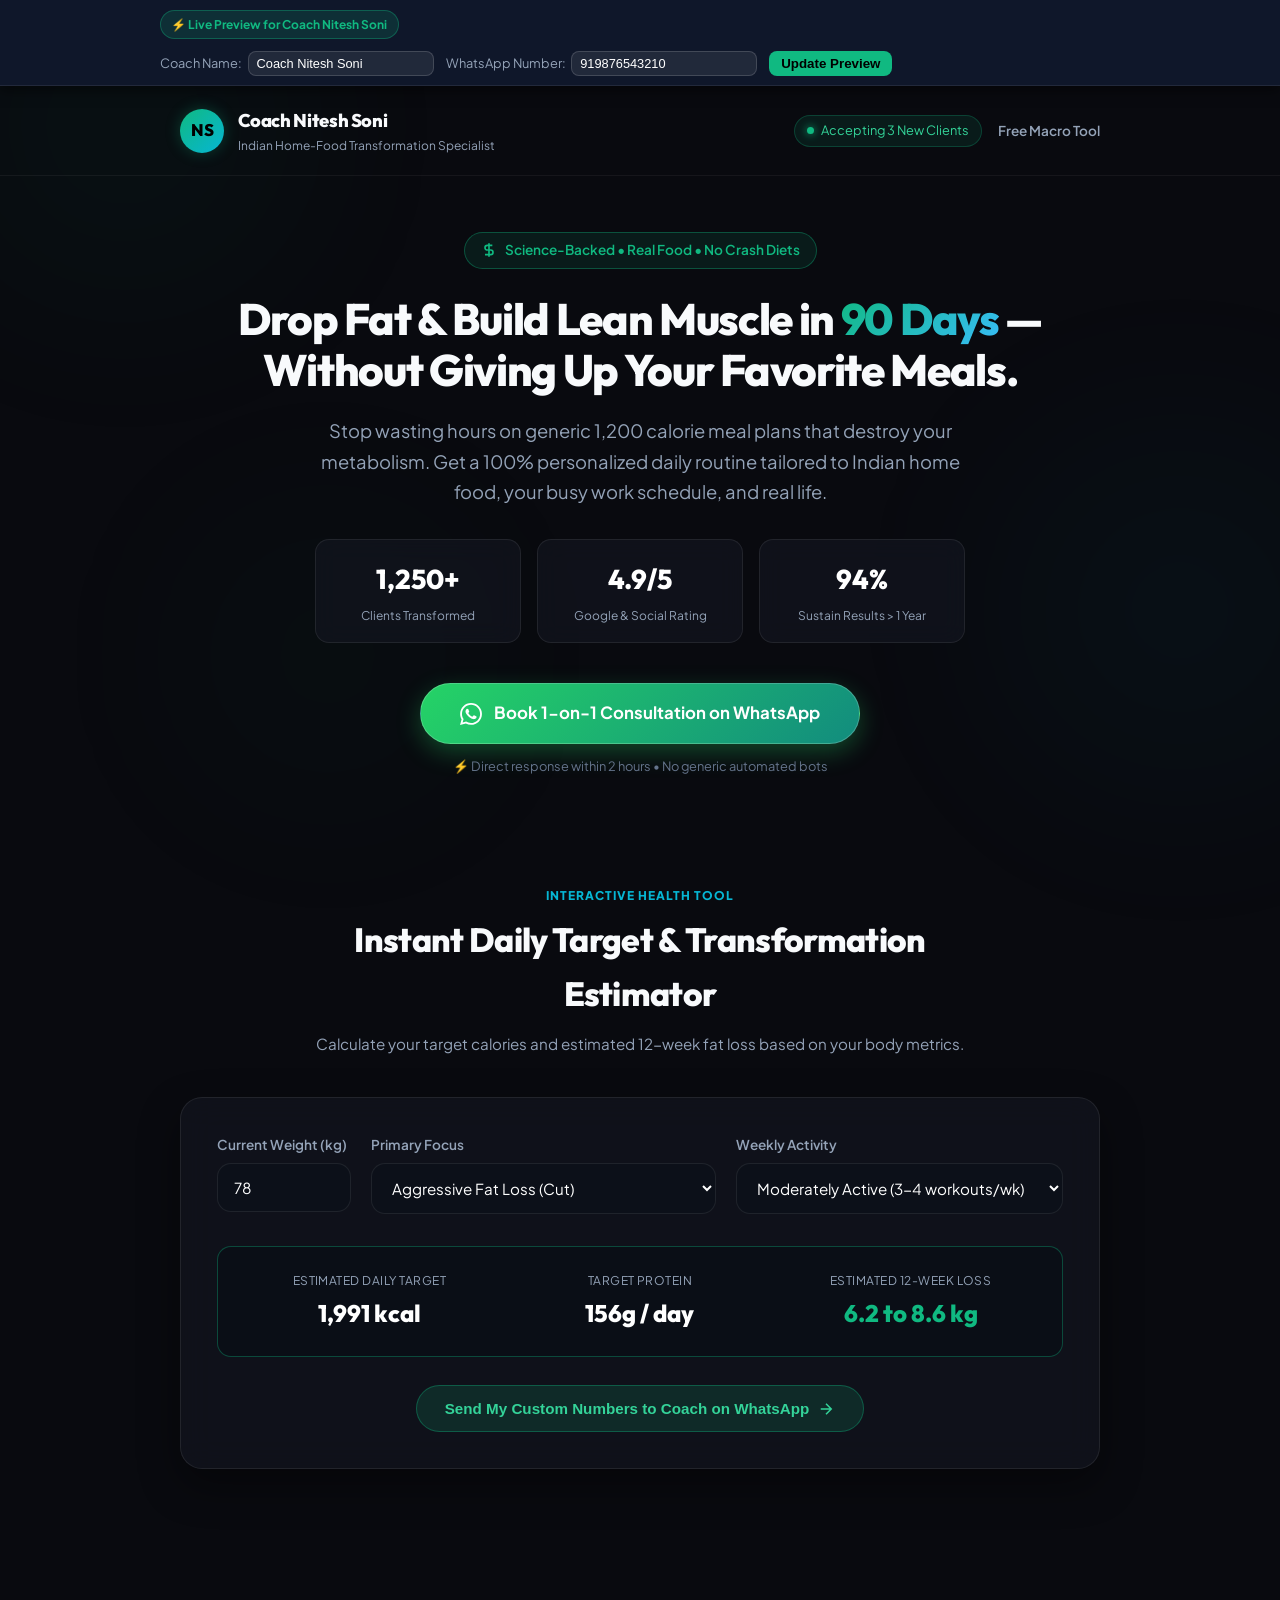
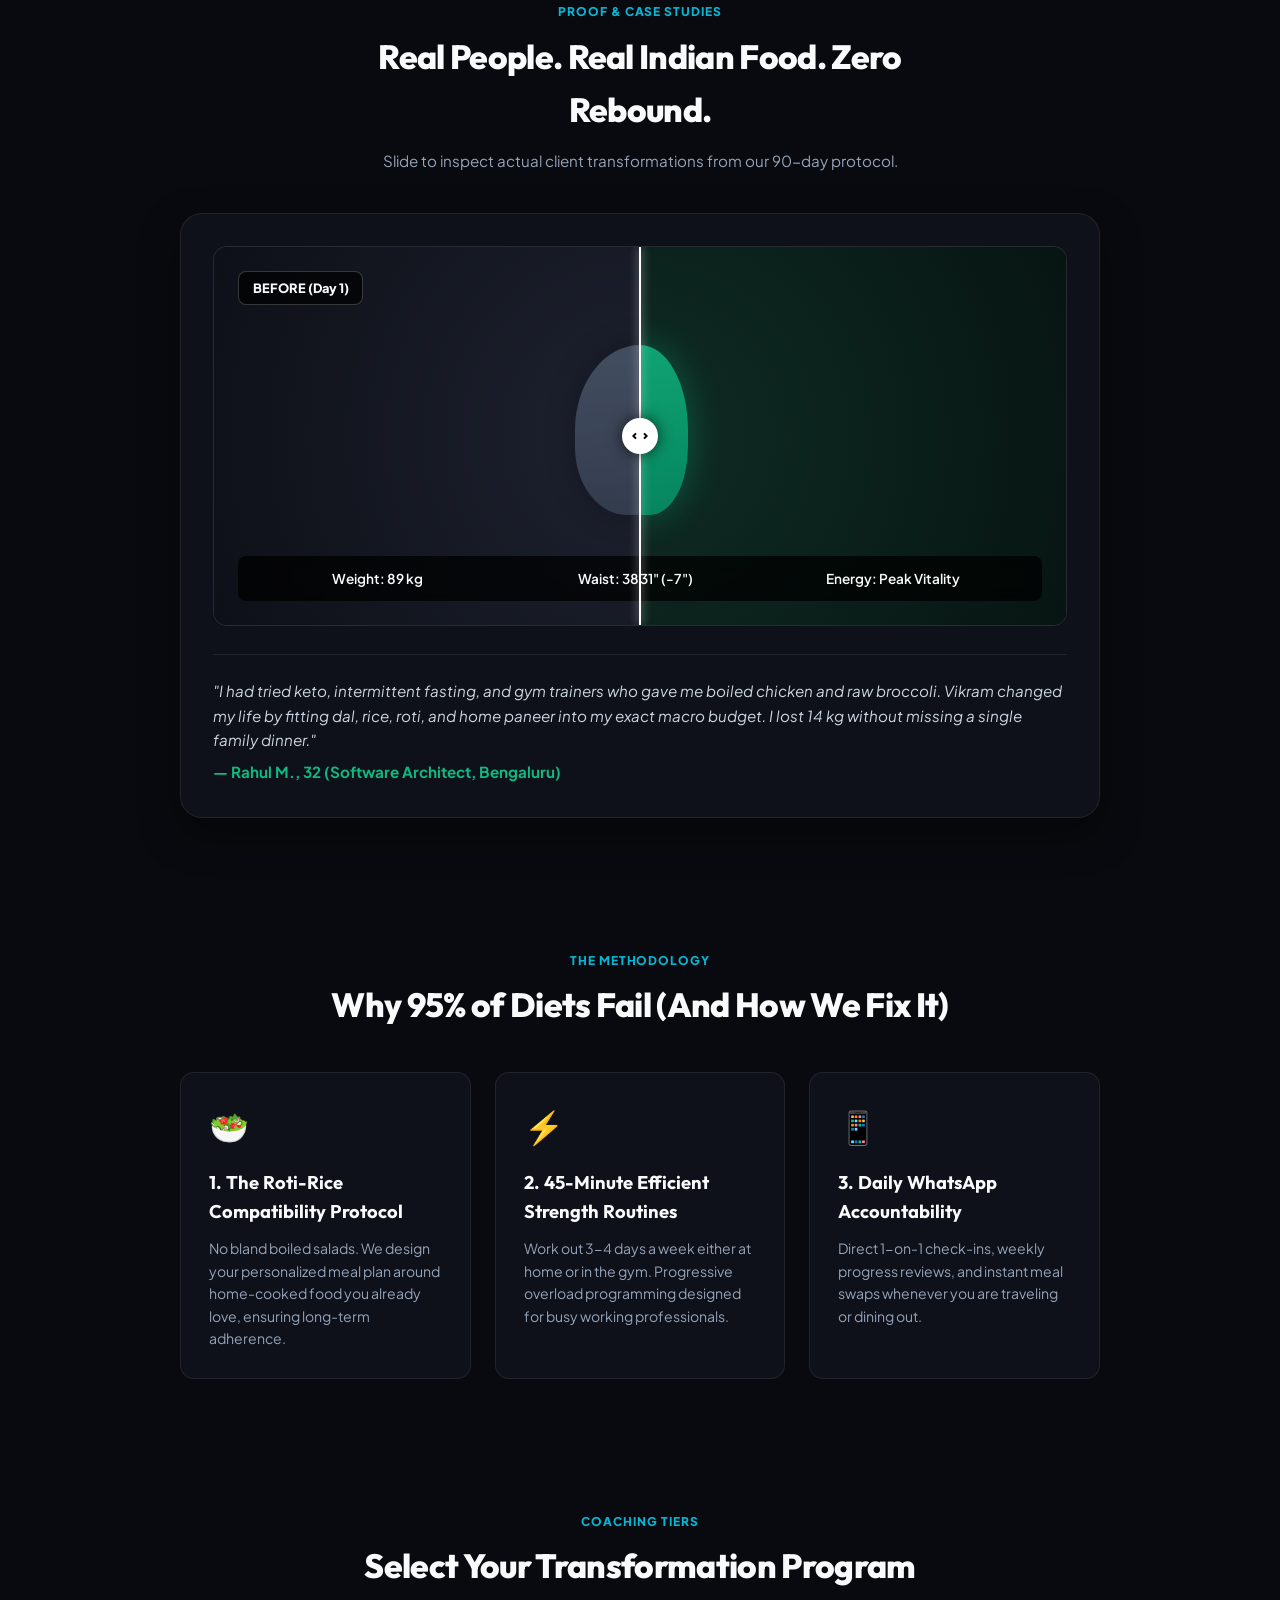
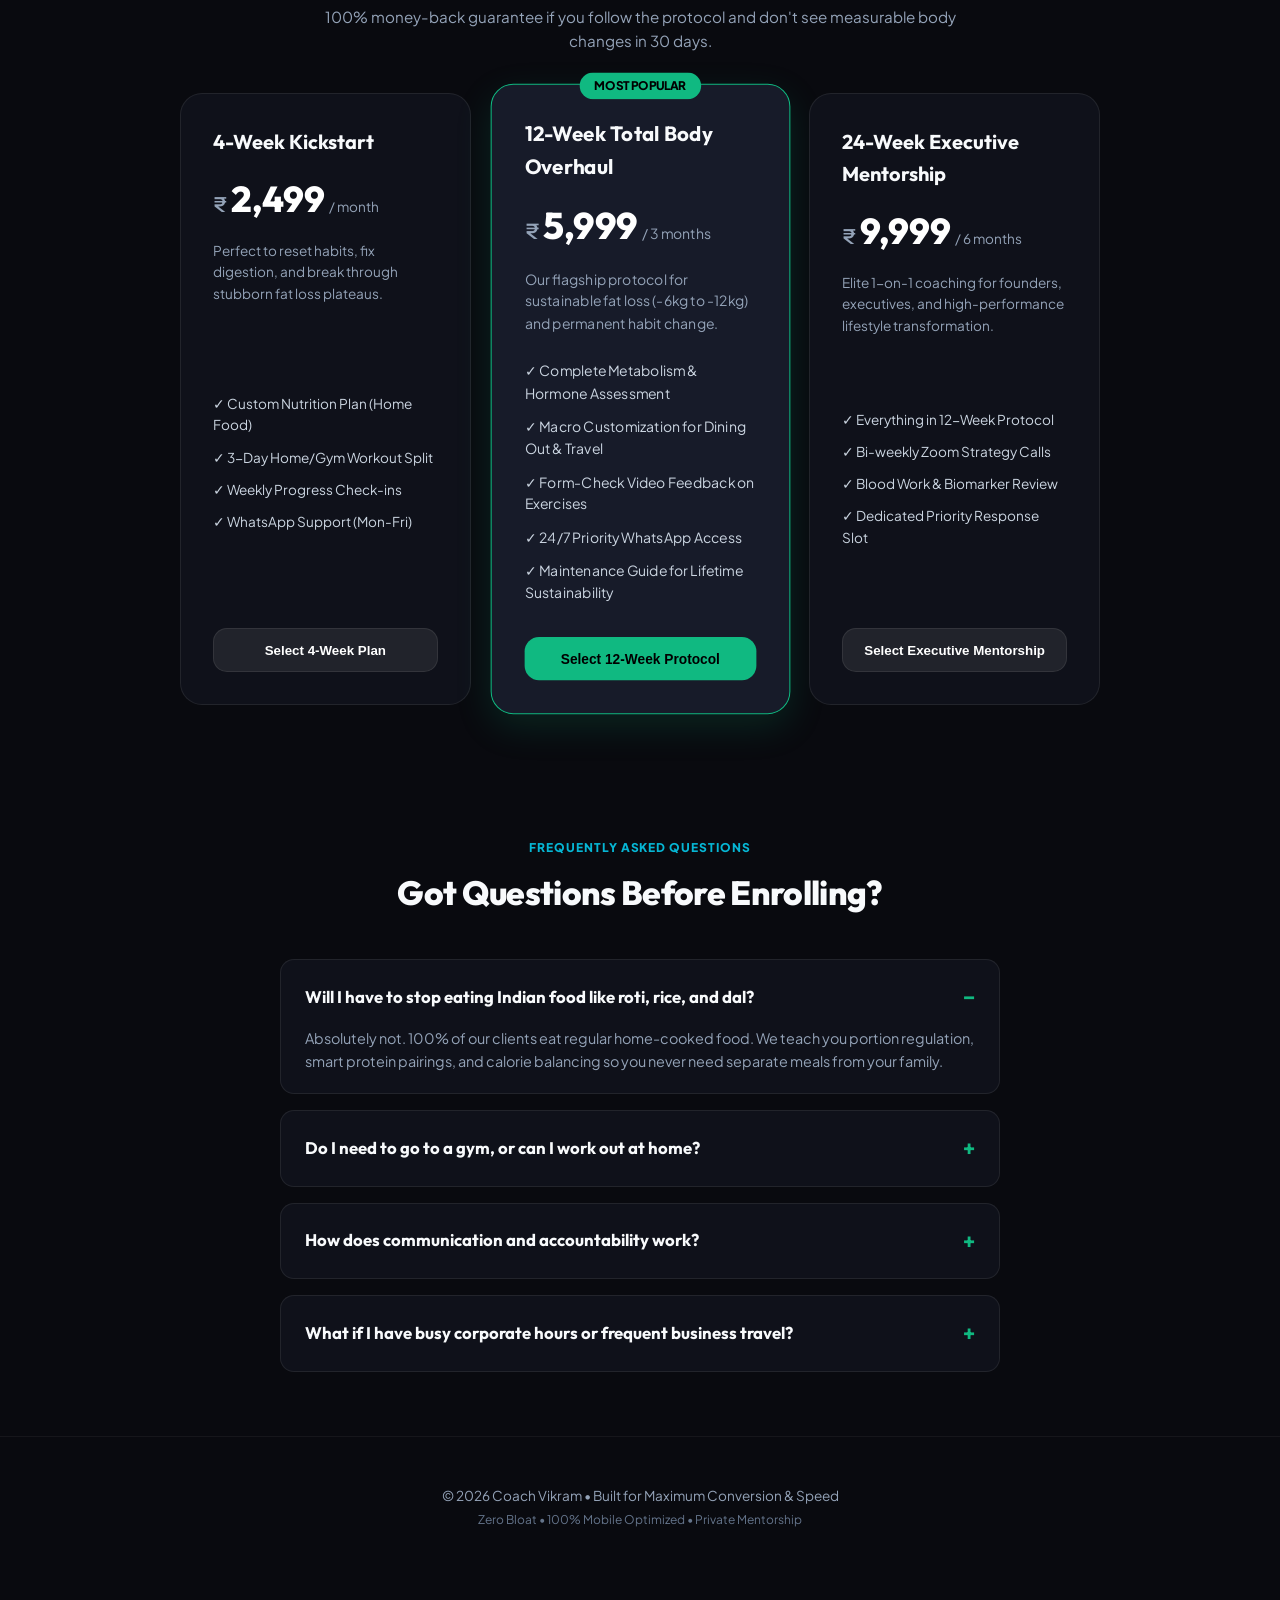
<file: nitesh/index.html>
<!DOCTYPE html>
<html lang="en">
<head>
  <meta charset="UTF-8">
  <meta name="viewport" content="width=device-width, initial-scale=1.0">
  <title>Coach Nitesh Soni | Indian Diet Transformation Coaching</title>
  <meta name="description" content="100% Indian Home Food Fat Loss & Body Transformation with Coach Nitesh Soni. Zero crash diets, Roti-Rice compatibility, 1-on-1 WhatsApp mentorship.">
  <link rel="preconnect" href="https://fonts.googleapis.com">
  <link rel="preconnect" href="https://fonts.gstatic.com" crossorigin>
  <link href="https://fonts.googleapis.com/css2?family=Outfit:wght@400;500;600;700;800;900&family=Plus+Jakarta+Sans:wght@400;500;600;700&display=swap" rel="stylesheet">
  <link rel="stylesheet" href="style.css">
</head>
<body>
  <!-- Background Glow Orbs -->
  <div class="glow-orb orb-1"></div>
  <div class="glow-orb orb-2"></div>
  <div class="glow-orb orb-3"></div>

  <!-- Coach Quick Personalizer Bar (For Demo & Live Preview) -->
  <aside class="demo-config-bar" id="demoConfigBar">
    <div class="demo-config-content">
      <div class="demo-badge">⚡ Live Preview for Coach Nitesh Soni</div>
      <div class="config-inputs">
        <label>Coach Name: <input type="text" id="configCoachName" value="Coach Nitesh Soni"></label>
        <label>WhatsApp Number: <input type="text" id="configWaNumber" value="919876543210" placeholder="e.g. 919876543210"></label>
        <button id="applyConfigBtn" class="btn-micro">Update Preview</button>
      </div>
    </div>
  </aside>

  <!-- Navigation / Top Brand Bar -->
  <header class="top-nav">
    <div class="container nav-container">
      <div class="brand">
        <div class="brand-avatar">
          <span class="avatar-initials">NS</span>
        </div>
        <div class="brand-text">
          <span class="brand-name" id="displayBrandName">Coach Nitesh Soni</span>
          <span class="brand-subtitle">Indian Home-Food Transformation Specialist</span>
        </div>
      </div>
      <div class="nav-actions">
        <span class="status-pill"><span class="pulse-dot"></span> Accepting 3 New Clients</span>
        <a href="#calculator" class="nav-cta-link">Free Macro Tool</a>
      </div>
    </div>
  </header>

  <main>
    <!-- HERO SECTION -->
    <section class="hero-section">
      <div class="container hero-container">
        <div class="hero-badge">
          <svg width="16" height="16" viewBox="0 0 24 24" fill="none" stroke="currentColor" stroke-width="2.5"><path d="M12 2v20M17 5H9.5a3.5 3.5 0 0 0 0 7h5a3.5 3.5 0 0 1 0 7H6"/></svg>
          Science-Backed • Real Food • No Crash Diets
        </div>
        
        <h1 class="hero-title">
          Drop Fat & Build Lean Muscle in <span class="gradient-text">90 Days</span> — Without Giving Up Your Favorite Meals.
        </h1>
        
        <p class="hero-desc">
          Stop wasting hours on generic 1,200 calorie meal plans that destroy your metabolism. Get a 100% personalized daily routine tailored to Indian home food, your busy work schedule, and real life.
        </p>

        <!-- Social Proof Stats Row -->
        <div class="hero-stats-grid">
          <div class="stat-card">
            <span class="stat-number">1,250+</span>
            <span class="stat-label">Clients Transformed</span>
          </div>
          <div class="stat-card">
            <span class="stat-number">4.9/5</span>
            <span class="stat-label">Google & Social Rating</span>
          </div>
          <div class="stat-card">
            <span class="stat-number">94%</span>
            <span class="stat-label">Sustain Results > 1 Year</span>
          </div>
        </div>

        <!-- Primary Call to Action -->
        <div class="hero-cta-wrapper">
          <a href="#" class="btn-primary wa-cta-btn" id="heroWhatsAppBtn">
            <svg width="22" height="22" viewBox="0 0 24 24" fill="currentColor">
              <path d="M.057 24l1.687-6.163c-1.041-1.804-1.588-3.849-1.587-5.946.003-6.556 5.338-11.891 11.893-11.891 3.181.001 6.167 1.24 8.413 3.488 2.245 2.248 3.481 5.236 3.48 8.414-.003 6.557-5.338 11.892-11.893 11.892-1.99-.001-3.951-.5-5.688-1.448l-6.305 1.654zm6.597-3.807c1.676.995 3.276 1.591 5.392 1.592 5.448 0 9.886-4.434 9.889-9.885.002-5.462-4.415-9.89-9.881-9.892-5.452 0-9.887 4.434-9.889 9.884-.001 2.225.651 3.891 1.746 5.634l-.999 3.648 3.742-.981zm11.387-5.464c-.074-.124-.272-.198-.57-.347-.297-.149-1.758-.868-2.031-.967-.272-.099-.47-.149-.669.149-.198.297-.768.967-.941 1.165-.173.198-.347.223-.644.074-.297-.149-1.255-.462-2.39-1.475-.883-.788-1.48-1.761-1.653-2.059-.173-.297-.018-.458.13-.606.134-.133.297-.347.446-.521.151-.172.2-.296.3-.495.099-.198.05-.372-.025-.521-.075-.148-.669-1.611-.916-2.206-.242-.579-.487-.501-.669-.51l-.57-.01c-.198 0-.52.074-.792.372s-1.04 1.016-1.04 2.479 1.065 2.876 1.213 3.074c.149.198 2.095 3.2 5.076 4.487.709.306 1.263.489 1.694.626.712.226 1.36.194 1.872.118.571-.085 1.758-.719 2.006-1.413.248-.695.248-1.29.173-1.414z"/>
            </svg>
            <span>Book 1-on-1 Consultation on WhatsApp</span>
          </a>
          <p class="cta-microcopy">⚡ Direct response within 2 hours • No generic automated bots</p>
        </div>
      </div>
    </section>

    <!-- INTERACTIVE CALORIE & TRANSFORMATION CALCULATOR -->
    <section class="calculator-section" id="calculator">
      <div class="container">
        <div class="section-header">
          <span class="section-tag">Interactive Health Tool</span>
          <h2 class="section-title">Instant Daily Target & Transformation Estimator</h2>
          <p class="section-subtitle">Calculate your target calories and estimated 12-week fat loss based on your body metrics.</p>
        </div>

        <div class="calc-card">
          <div class="calc-inputs-grid">
            <div class="input-group">
              <label for="currentWeight">Current Weight (kg)</label>
              <input type="number" id="currentWeight" value="78" min="40" max="200">
            </div>
            <div class="input-group">
              <label for="targetGoal">Primary Focus</label>
              <select id="targetGoal">
                <option value="fatloss" selected>Aggressive Fat Loss (Cut)</option>
                <option value="recomp">Body Recomposition (Fat Loss + Muscle)</option>
                <option value="muscle">Lean Muscle Gain (Clean Bulk)</option>
              </select>
            </div>
            <div class="input-group">
              <label for="activityLevel">Weekly Activity</label>
              <select id="activityLevel">
                <option value="sedentary">Desk Job (Under 5k steps/day)</option>
                <option value="moderate" selected>Moderately Active (3-4 workouts/wk)</option>
                <option value="high">High Activity (Daily training / 10k steps)</option>
              </select>
            </div>
          </div>

          <!-- Dynamic Result Display -->
          <div class="calc-results-box">
            <div class="result-metric">
              <span class="metric-label">Estimated Daily Target</span>
              <span class="metric-val" id="resCalories">1,820 kcal</span>
            </div>
            <div class="result-metric">
              <span class="metric-label">Target Protein</span>
              <span class="metric-val" id="resProtein">125g / day</span>
            </div>
            <div class="result-metric">
              <span class="metric-label">Estimated 12-Week Loss</span>
              <span class="metric-val highlight" id="resLoss">6.5 to 8.0 kg</span>
            </div>
          </div>

          <div class="calc-action">
            <button class="btn-secondary" id="sendCustomPlanWa">
              <span>Send My Custom Numbers to Coach on WhatsApp</span>
              <svg width="18" height="18" viewBox="0 0 24 24" fill="none" stroke="currentColor" stroke-width="2"><path d="M5 12h14M12 5l7 7-7 7"/></svg>
            </button>
          </div>
        </div>
      </div>
    </section>

    <!-- INTERACTIVE BEFORE / AFTER TRANSFORMATION SLIDER -->
    <section class="transformations-section">
      <div class="container">
        <div class="section-header">
          <span class="section-tag">Proof & Case Studies</span>
          <h2 class="section-title">Real People. Real Indian Food. Zero Rebound.</h2>
          <p class="section-subtitle">Slide to inspect actual client transformations from our 90-day protocol.</p>
        </div>

        <div class="comparison-card">
          <div class="slider-container" id="sliderContainer">
            <!-- Simulated Transformation Graphic (Clean SVG Visual Representation) -->
            <div class="img-wrapper before-wrapper">
              <div class="simulated-photo before-photo">
                <div class="photo-overlay-tag">BEFORE (Day 1)</div>
                <div class="client-avatar-visual fat-visual">
                  <div class="body-silhouette heavy-silhouette"></div>
                </div>
                <div class="photo-stats">
                  <span>Weight: 89 kg</span>
                  <span>Waist: 38"</span>
                  <span>Energy: Low / Sluggish</span>
                </div>
              </div>
            </div>

            <div class="img-wrapper after-wrapper" id="afterWrapper">
              <div class="simulated-photo after-photo">
                <div class="photo-overlay-tag highlight-tag">AFTER (Day 90)</div>
                <div class="client-avatar-visual lean-visual">
                  <div class="body-silhouette lean-silhouette"></div>
                </div>
                <div class="photo-stats">
                  <span>Weight: 75 kg (-14 kg)</span>
                  <span>Waist: 31" (-7")</span>
                  <span>Energy: Peak Vitality</span>
                </div>
              </div>
            </div>

            <input type="range" min="0" max="100" value="50" class="slider-range" id="sliderRange" aria-label="Transformation reveal slider">
            <div class="slider-divider" id="sliderDivider">
              <div class="slider-handle">
                <svg width="16" height="16" viewBox="0 0 24 24" fill="none" stroke="currentColor" stroke-width="3"><path d="M18 8L22 12L18 16M6 8L2 12L6 16"/></svg>
              </div>
            </div>
          </div>

          <div class="testimonial-quote">
            <p>"I had tried keto, intermittent fasting, and gym trainers who gave me boiled chicken and raw broccoli. Vikram changed my life by fitting dal, rice, roti, and home paneer into my exact macro budget. I lost 14 kg without missing a single family dinner."</p>
            <div class="testimonial-author">
              <strong>— Rahul M., 32 (Software Architect, Bengaluru)</strong>
            </div>
          </div>
        </div>
      </div>
    </section>

    <!-- 3-PILLAR FRAMEWORK -->
    <section class="pillars-section">
      <div class="container">
        <div class="section-header">
          <span class="section-tag">The Methodology</span>
          <h2 class="section-title">Why 95% of Diets Fail (And How We Fix It)</h2>
        </div>

        <div class="pillars-grid">
          <div class="pillar-card">
            <div class="pillar-icon">🥗</div>
            <h3>1. The Roti-Rice Compatibility Protocol</h3>
            <p>No bland boiled salads. We design your personalized meal plan around home-cooked food you already love, ensuring long-term adherence.</p>
          </div>
          <div class="pillar-card">
            <div class="pillar-icon">⚡</div>
            <h3>2. 45-Minute Efficient Strength Routines</h3>
            <p>Work out 3-4 days a week either at home or in the gym. Progressive overload programming designed for busy working professionals.</p>
          </div>
          <div class="pillar-card">
            <div class="pillar-icon">📱</div>
            <h3>3. Daily WhatsApp Accountability</h3>
            <p>Direct 1-on-1 check-ins, weekly progress reviews, and instant meal swaps whenever you are traveling or dining out.</p>
          </div>
        </div>
      </div>
    </section>

    <!-- COACHING PACKAGES & PRICING -->
    <section class="pricing-section" id="pricing">
      <div class="container">
        <div class="section-header">
          <span class="section-tag">Coaching Tiers</span>
          <h2 class="section-title">Select Your Transformation Program</h2>
          <p class="section-subtitle">100% money-back guarantee if you follow the protocol and don't see measurable body changes in 30 days.</p>
        </div>

        <div class="pricing-grid">
          <!-- Tier 1 -->
          <div class="pricing-card">
            <div class="plan-header">
              <span class="plan-title">4-Week Kickstart</span>
              <div class="plan-price">
                <span class="currency">₹</span>
                <span class="amount">2,499</span>
                <span class="period">/ month</span>
              </div>
              <p class="plan-desc">Perfect to reset habits, fix digestion, and break through stubborn fat loss plateaus.</p>
            </div>
            <ul class="plan-features">
              <li>✓ Custom Nutrition Plan (Home Food)</li>
              <li>✓ 3-Day Home/Gym Workout Split</li>
              <li>✓ Weekly Progress Check-ins</li>
              <li>✓ WhatsApp Support (Mon-Fri)</li>
            </ul>
            <button class="btn-tier" data-tier="4-Week Kickstart (₹2,499)">Select 4-Week Plan</button>
          </div>

          <!-- Tier 2 (Featured) -->
          <div class="pricing-card featured-plan">
            <div class="popular-ribbon">MOST POPULAR</div>
            <div class="plan-header">
              <span class="plan-title">12-Week Total Body Overhaul</span>
              <div class="plan-price">
                <span class="currency">₹</span>
                <span class="amount">5,999</span>
                <span class="period">/ 3 months</span>
              </div>
              <p class="plan-desc">Our flagship protocol for sustainable fat loss (-6kg to -12kg) and permanent habit change.</p>
            </div>
            <ul class="plan-features">
              <li>✓ Complete Metabolism & Hormone Assessment</li>
              <li>✓ Macro Customization for Dining Out & Travel</li>
              <li>✓ Form-Check Video Feedback on Exercises</li>
              <li>✓ 24/7 Priority WhatsApp Access</li>
              <li>✓ Maintenance Guide for Lifetime Sustainability</li>
            </ul>
            <button class="btn-tier primary-tier-btn" data-tier="12-Week Total Body Overhaul (₹5,999)">Select 12-Week Protocol</button>
          </div>

          <!-- Tier 3 -->
          <div class="pricing-card">
            <div class="plan-header">
              <span class="plan-title">24-Week Executive Mentorship</span>
              <div class="plan-price">
                <span class="currency">₹</span>
                <span class="amount">9,999</span>
                <span class="period">/ 6 months</span>
              </div>
              <p class="plan-desc">Elite 1-on-1 coaching for founders, executives, and high-performance lifestyle transformation.</p>
            </div>
            <ul class="plan-features">
              <li>✓ Everything in 12-Week Protocol</li>
              <li>✓ Bi-weekly Zoom Strategy Calls</li>
              <li>✓ Blood Work & Biomarker Review</li>
              <li>✓ Dedicated Priority Response Slot</li>
            </ul>
            <button class="btn-tier" data-tier="24-Week Executive Mentorship (₹9,999)">Select Executive Mentorship</button>
          </div>
        </div>
      </div>
    </section>

    <!-- FAQ ACCORDION -->
    <section class="faq-section">
      <div class="container">
        <div class="section-header">
          <span class="section-tag">Frequently Asked Questions</span>
          <h2 class="section-title">Got Questions Before Enrolling?</h2>
        </div>

        <div class="faq-list">
          <details class="faq-item" open>
            <summary class="faq-question">Will I have to stop eating Indian food like roti, rice, and dal?</summary>
            <div class="faq-answer">
              <p>Absolutely not. 100% of our clients eat regular home-cooked food. We teach you portion regulation, smart protein pairings, and calorie balancing so you never need separate meals from your family.</p>
            </div>
          </details>

          <details class="faq-item">
            <summary class="faq-question">Do I need to go to a gym, or can I work out at home?</summary>
            <div class="faq-answer">
              <p>Both options work! We customize your routine depending on what you have available — whether that is bodyweight exercises, a pair of dumbbells at home, or a full commercial gym.</p>
            </div>
          </details>

          <details class="faq-item">
            <summary class="faq-question">How does communication and accountability work?</summary>
            <div class="faq-answer">
              <p>You have direct 1-on-1 access via WhatsApp. You log your weekly weights, body measurements, and daily workout completions. Every Sunday, we review your progress and adjust your calories or workouts as your body adapts.</p>
            </div>
          </details>

          <details class="faq-item">
            <summary class="faq-question">What if I have busy corporate hours or frequent business travel?</summary>
            <div class="faq-answer">
              <p>Over 70% of our clients are software engineers, consultants, and founders. We design quick 35-45 minute workouts and provide exact meal selection guidelines for hotel buffets and business lunches.</p>
            </div>
          </details>
        </div>
      </div>
    </section>
  </main>

  <!-- STICKY MOBILE BOTTOM BAR -->
  <div class="sticky-mobile-cta">
    <div class="sticky-content">
      <div class="sticky-info">
        <span class="sticky-status">🟢 3 Coaching Slots Left</span>
        <span class="sticky-sub">Introductory Consultation</span>
      </div>
      <a href="#" class="btn-sticky-wa wa-cta-btn" id="stickyWhatsAppBtn">
        <span>Chat on WhatsApp</span>
        <svg width="18" height="18" viewBox="0 0 24 24" fill="currentColor">
          <path d="M.057 24l1.687-6.163c-1.041-1.804-1.588-3.849-1.587-5.946.003-6.556 5.338-11.891 11.893-11.891 3.181.001 6.167 1.24 8.413 3.488 2.245 2.248 3.481 5.236 3.48 8.414-.003 6.557-5.338 11.892-11.893 11.892-1.99-.001-3.951-.5-5.688-1.448l-6.305 1.654zm6.597-3.807c1.676.995 3.276 1.591 5.392 1.592 5.448 0 9.886-4.434 9.889-9.885.002-5.462-4.415-9.89-9.881-9.892-5.452 0-9.887 4.434-9.889 9.884-.001 2.225.651 3.891 1.746 5.634l-.999 3.648 3.742-.981zm11.387-5.464c-.074-.124-.272-.198-.57-.347-.297-.149-1.758-.868-2.031-.967-.272-.099-.47-.149-.669.149-.198.297-.768.967-.941 1.165-.173.198-.347.223-.644.074-.297-.149-1.255-.462-2.39-1.475-.883-.788-1.48-1.761-1.653-2.059-.173-.297-.018-.458.13-.606.134-.133.297-.347.446-.521.151-.172.2-.296.3-.495.099-.198.05-.372-.025-.521-.075-.148-.669-1.611-.916-2.206-.242-.579-.487-.501-.669-.51l-.57-.01c-.198 0-.52.074-.792.372s-1.04 1.016-1.04 2.479 1.065 2.876 1.213 3.074c.149.198 2.095 3.2 5.076 4.487.709.306 1.263.489 1.694.626.712.226 1.36.194 1.872.118.571-.085 1.758-.719 2.006-1.413.248-.695.248-1.29.173-1.414z"/>
        </svg>
      </a>
    </div>
  </div>

  <footer class="footer">
    <div class="container footer-content">
      <p>© 2026 <span id="footerBrandName">Coach Vikram</span> • Built for Maximum Conversion & Speed</p>
      <p class="footer-sub">Zero Bloat • 100% Mobile Optimized • Private Mentorship</p>
    </div>
  </footer>

  <script src="app.js"></script>
</body>
</html>
</file>
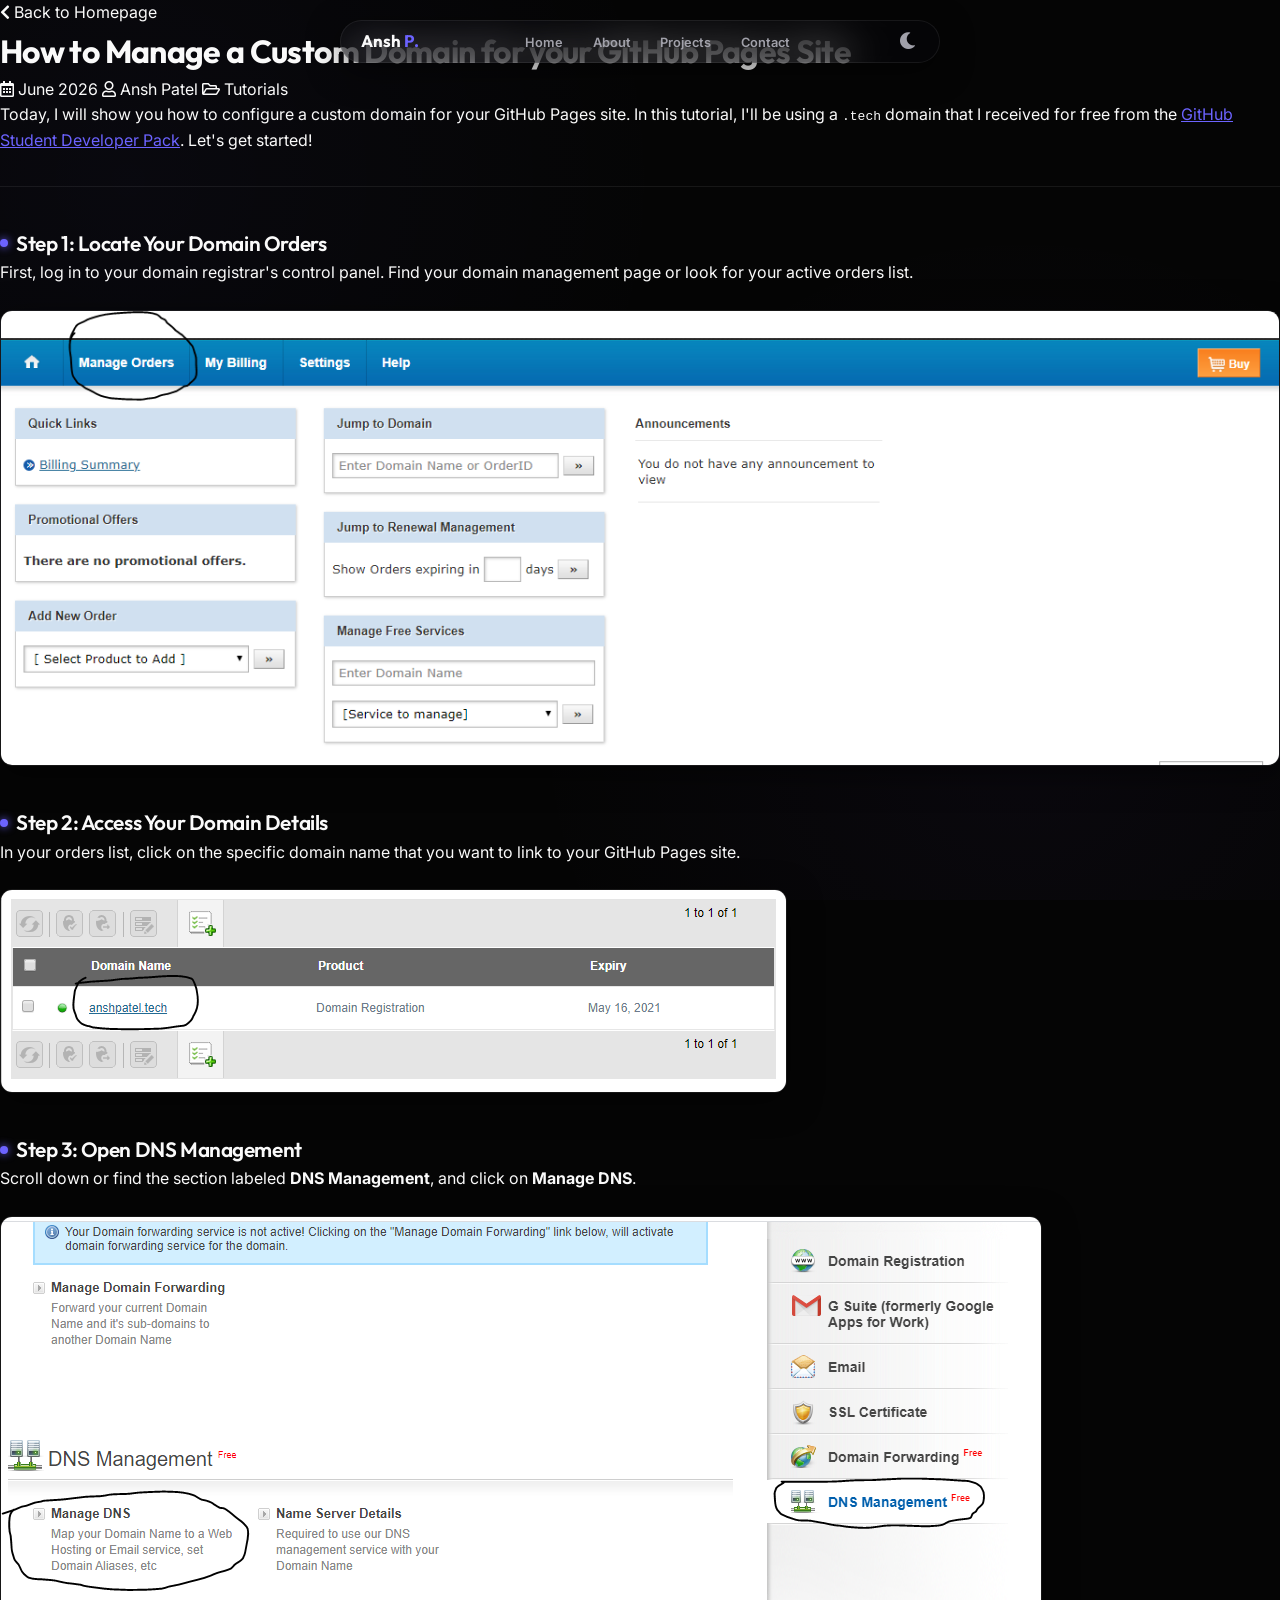
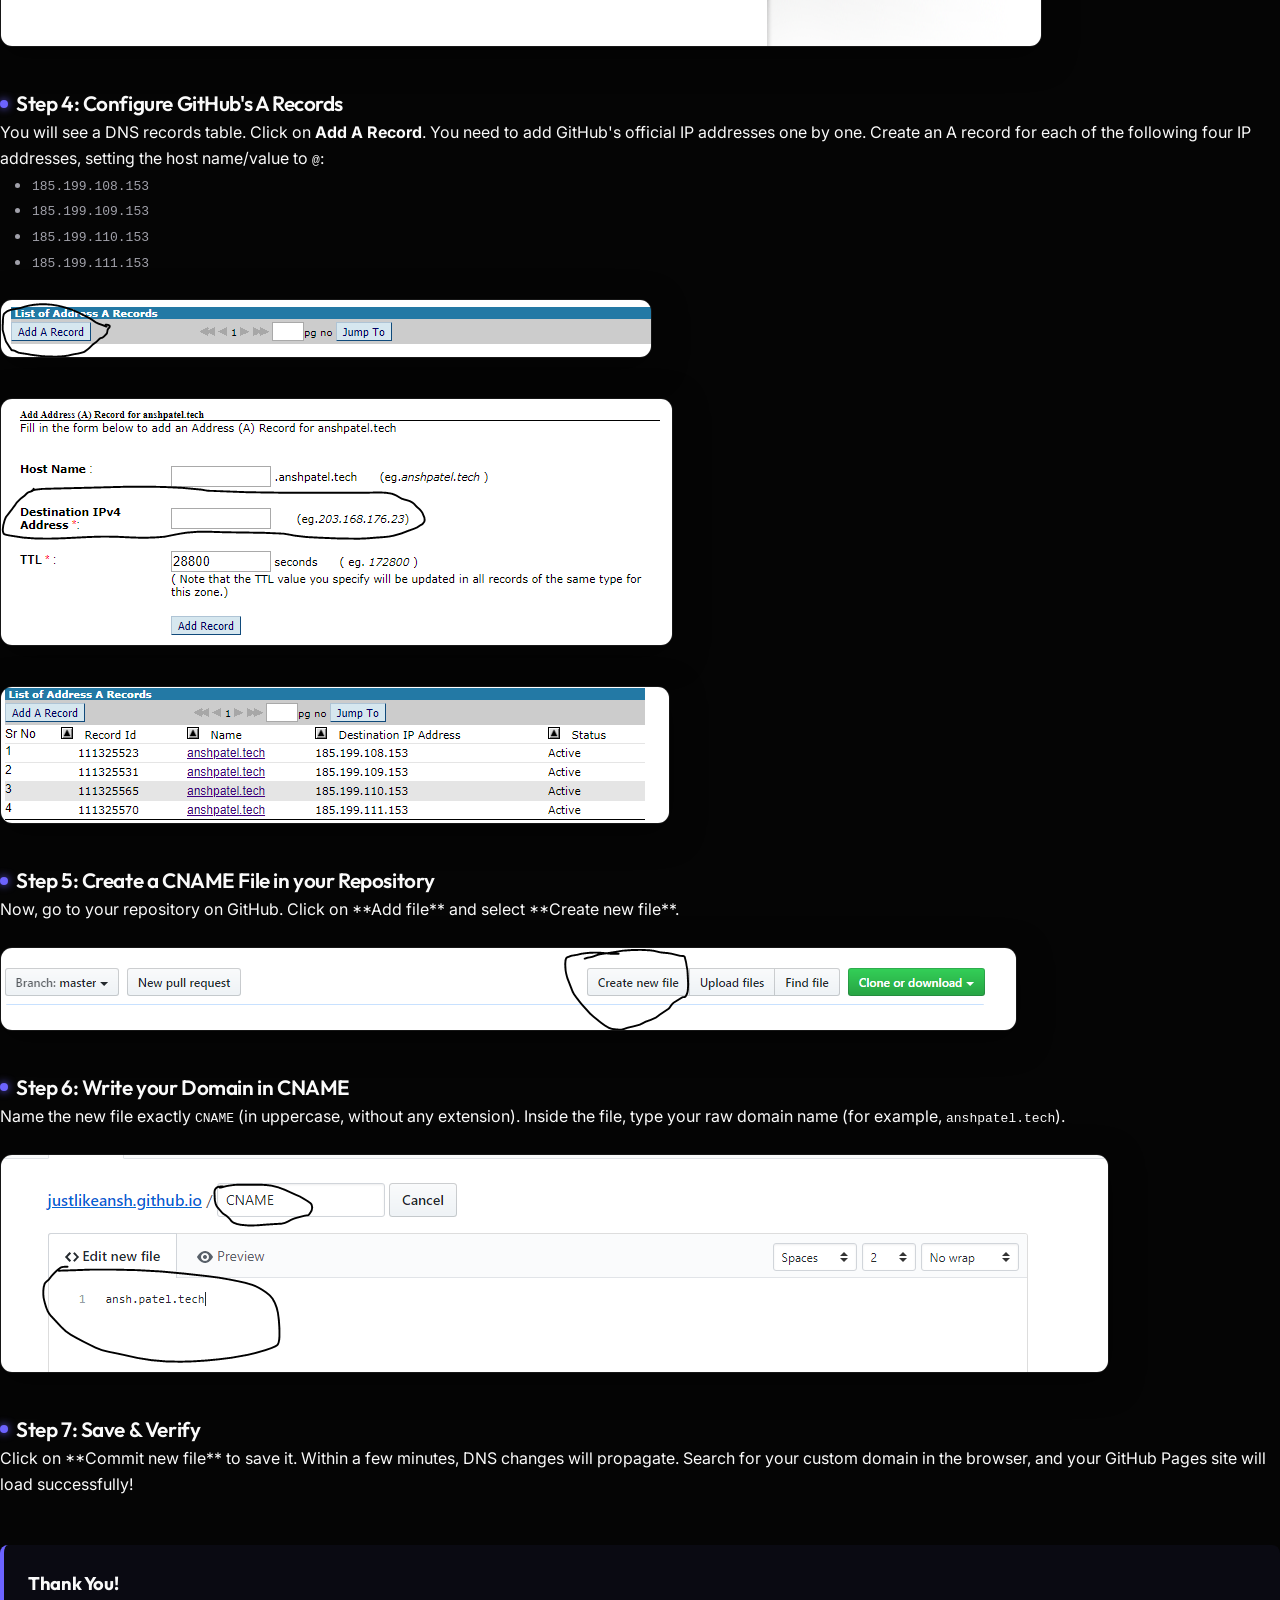
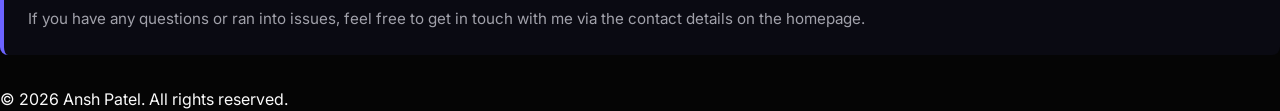
<file: blog1.html>
<!DOCTYPE HTML>
<html lang="en">
	<head>
		<title>How to Manage a Custom Domain for your GitHub Pages Site | Ansh Patel</title>
		<meta charset="utf-8" />
		<meta name="viewport" content="width=device-width, initial-scale=1, user-scalable=no" />
		<link rel="stylesheet" href="assets/css/fontawesome-all.min.css" />
		<link rel="stylesheet" href="assets/css/modern.css" />
		<style>
			/* Additional custom styling specific to blog media elements */
			.blog-step-image {
				display: block;
				max-width: 100%;
				height: auto;
				border-radius: 12px;
				border: 1px solid var(--border-color);
				margin: 1.5rem 0 2.5rem 0;
				box-shadow: var(--glass-shadow);
				transition: var(--transition);
			}
			.blog-step-image:hover {
				border-color: var(--accent);
			}
			.blog-step-title {
				font-size: 1.3rem;
				font-weight: 600;
				color: var(--text-primary);
				margin-top: 2.5rem;
				display: flex;
				align-items: center;
				gap: 0.5rem;
			}
			.blog-step-title::before {
				content: '';
				display: inline-block;
				width: 8px;
				height: 8px;
				border-radius: 50%;
				background: var(--accent);
				box-shadow: 0 0 8px var(--accent);
			}
		</style>
	</head>
	<body>

		<!-- Glassmorphic Header -->
		<header id="header">
			<a href="index.html" class="logo">Ansh <span>P.</span></a>
			<nav>
				<ul>
					<li><a href="index.html#hero">Home</a></li>
					<li><a href="index.html#about">About</a></li>
					<li><a href="index.html#projects">Projects</a></li>
					<li><a href="index.html#contact">Contact</a></li>
				</ul>
			</nav>
			<div class="header-actions">
				<!-- Light/Dark toggle button -->
				<button class="theme-toggle-btn" id="theme-toggle" aria-label="Toggle theme">
					<i class="fas fa-moon"></i>
				</button>
			</div>
		</header>

		<!-- Blog Content Container -->
		<div class="blog-container">
			
			<div class="blog-header">
				<a href="index.html" class="btn-back"><i class="fas fa-chevron-left"></i> Back to Homepage</a>
				<h1>How to Manage a Custom Domain for your GitHub Pages Site</h1>
				<div class="blog-meta">
					<span><i class="far fa-calendar-alt"></i> June 2026</span>
					<span><i class="far fa-user"></i> Ansh Patel</span>
					<span><i class="far fa-folder-open"></i> Tutorials</span>
				</div>
			</div>

			<div class="blog-content">
				<p>Today, I will show you how to configure a custom domain for your GitHub Pages site. In this tutorial, I'll be using a <code>.tech</code> domain that I received for free from the <a href="https://education.github.com/" target="_blank" rel="noopener noreferrer" style="color: var(--accent); text-decoration: underline;">GitHub Student Developer Pack</a>. Let's get started!</p>
				
				<hr style="border: none; border-top: 1px solid var(--border-color); margin: 2rem 0;">

				<h3 class="blog-step-title">Step 1: Locate Your Domain Orders</h3>
				<p>First, log in to your domain registrar's control panel. Find your domain management page or look for your active orders list.</p>
				<img class="blog-step-image" alt="Domain Registrar Orders Panel" src="images/image3.png">

				<h3 class="blog-step-title">Step 2: Access Your Domain Details</h3>
				<p>In your orders list, click on the specific domain name that you want to link to your GitHub Pages site.</p>
				<img class="blog-step-image" alt="Select Domain" src="images/image1.png">

				<h3 class="blog-step-title">Step 3: Open DNS Management</h3>
				<p>Scroll down or find the section labeled <strong>DNS Management</strong>, and click on <strong>Manage DNS</strong>.</p>
				<img class="blog-step-image" alt="Open DNS Management" src="images/image4.png">

				<h3 class="blog-step-title">Step 4: Configure GitHub's A Records</h3>
				<p>You will see a DNS records table. Click on <strong>Add A Record</strong>. You need to add GitHub's official IP addresses one by one. Create an A record for each of the following four IP addresses, setting the host name/value to <code>@</code>:</p>
				
				<ul style="margin-left: 2rem; margin-bottom: 1.5rem; color: var(--text-secondary);">
					<li><code>185.199.108.153</code></li>
					<li><code>185.199.109.153</code></li>
					<li><code>185.199.110.153</code></li>
					<li><code>185.199.111.153</code></li>
				</ul>

				<img class="blog-step-image" alt="A Record IPs List" src="images/image6.png">
				<img class="blog-step-image" alt="Adding A Record" src="images/image7.png">
				<img class="blog-step-image" alt="Configured A Records" src="images/image2.png">

				<h3 class="blog-step-title">Step 5: Create a CNAME File in your Repository</h3>
				<p>Now, go to your repository on GitHub. Click on **Add file** and select **Create new file**.</p>
				<img class="blog-step-image" alt="GitHub Repository Add File" src="images/image5.png">

				<h3 class="blog-step-title">Step 6: Write your Domain in CNAME</h3>
				<p>Name the new file exactly <code>CNAME</code> (in uppercase, without any extension). Inside the file, type your raw domain name (for example, <code>anshpatel.tech</code>).</p>
				<img class="blog-step-image" alt="Create CNAME File" src="images/image8.png">

				<h3 class="blog-step-title">Step 7: Save & Verify</h3>
				<p>Click on **Commit new file** to save it. Within a few minutes, DNS changes will propagate. Search for your custom domain in the browser, and your GitHub Pages site will load successfully!</p>
				
				<div style="background: rgba(108, 99, 255, 0.05); border-left: 4px solid var(--accent); padding: 1.5rem; border-radius: 8px; margin: 3rem 0 2rem 0;">
					<h4 style="color: var(--text-primary); margin-bottom: 0.5rem; font-size: 1.15rem;">Thank You!</h4>
					<p style="color: var(--text-secondary); margin-bottom: 0; font-size: 0.95rem;">If you have any questions or ran into issues, feel free to get in touch with me via the contact details on the homepage.</p>
				</div>

			</div>

		</div>

		<!-- Footer -->
		<footer id="footer">
			<p class="copyright">&copy; 2026 Ansh Patel. All rights reserved.</p>
		</footer>

		<!-- Theme Toggle Script -->
		<script>
			const themeToggle = document.getElementById('theme-toggle');
			const themeIcon = themeToggle.querySelector('i');
			
			// Load cached theme
			const savedTheme = localStorage.getItem('portfolio-theme') || 'dark';
			if (savedTheme === 'light') {
				document.body.classList.add('light-theme');
				themeIcon.className = 'fas fa-sun';
			}

			themeToggle.addEventListener('click', () => {
				if (document.body.classList.contains('light-theme')) {
					document.body.classList.remove('light-theme');
					themeIcon.className = 'fas fa-moon';
					localStorage.setItem('portfolio-theme', 'dark');
				} else {
					document.body.classList.add('light-theme');
					themeIcon.className = 'fas fa-sun';
					localStorage.setItem('portfolio-theme', 'light');
				}
			});
		</script>

	</body>
</html>
</file>
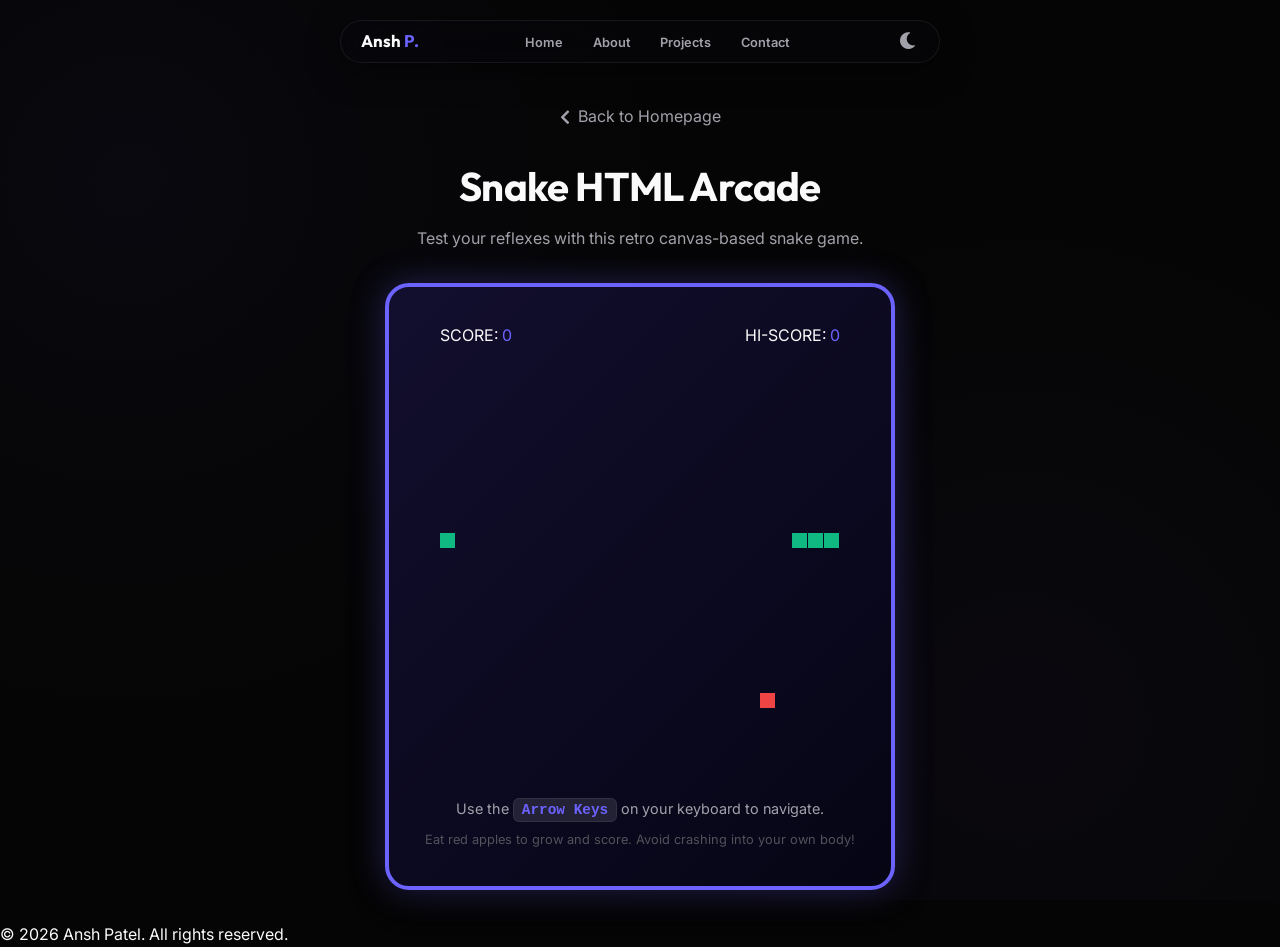
<file: game.html>
<!DOCTYPE HTML>
<html lang="en">
	<head>
		<title>Classic Snake Game | Ansh Patel</title>
		<meta charset="utf-8" />
		<meta name="viewport" content="width=device-width, initial-scale=1, user-scalable=no" />
		<link rel="stylesheet" href="assets/css/fontawesome-all.min.css" />
		<link rel="stylesheet" href="assets/css/modern.css" />
		<style>
			/* Override the defaults for canvas gaming */
			.game-page-wrapper {
				max-width: 800px;
				margin: 0 auto;
				padding: 6.5rem 2rem 2rem 2rem;
				display: flex;
				flex-direction: column;
				align-items: center;
			}
			/* Retro Arcade Cabinet design updated with purple accents */
			.game-arcade-cabinet {
				background: linear-gradient(135deg, #120e2e 0%, #060514 100%);
				border: 4px solid var(--accent);
				border-radius: 24px;
				padding: 2.25rem;
				box-shadow: 0 0 35px rgba(108, 99, 255, 0.3), var(--glass-shadow);
				display: flex;
				flex-direction: column;
				align-items: center;
			}
			.game-score-box span {
				color: var(--accent);
			}
			/* Styling for the retro arcade controls */
			.control-key {
				background: rgba(255, 255, 255, 0.1);
				border: 1px solid var(--border-color);
				border-radius: 6px;
				padding: 0.2rem 0.5rem;
				font-family: monospace;
				font-weight: bold;
				color: var(--accent);
			}
		</style>
	</head>
	<body>

		<!-- Glassmorphic Header -->
		<header id="header">
			<a href="index.html" class="logo">Ansh <span>P.</span></a>
			<nav>
				<ul>
					<li><a href="index.html#hero">Home</a></li>
					<li><a href="index.html#about">About</a></li>
					<li><a href="index.html#projects">Projects</a></li>
					<li><a href="index.html#contact">Contact</a></li>
				</ul>
			</nav>
			<div class="header-actions">
				<!-- Light/Dark toggle button -->
				<button class="theme-toggle-btn" id="theme-toggle" aria-label="Toggle theme">
					<i class="fas fa-moon"></i>
				</button>
			</div>
		</header>

		<!-- Game Container -->
		<div class="game-page-wrapper">
			
			<div class="game-header" style="text-align: center; margin-bottom: 2rem;">
				<a href="index.html" class="btn-back" style="display: inline-flex; align-items: center; gap: 0.5rem; color: var(--text-secondary); margin-bottom: 1.5rem;"><i class="fas fa-chevron-left"></i> Back to Homepage</a>
				<h1 style="font-size: 2.5rem; margin-bottom: 0.5rem;">Snake HTML Arcade</h1>
				<p style="color: var(--text-secondary);">Test your reflexes with this retro canvas-based snake game.</p>
			</div>

			<!-- Arcade Cabinet Visual wrapper -->
			<div class="game-arcade-cabinet">
				
				<!-- Score board inside cabinet -->
				<div class="game-panel" style="margin-top: 0; margin-bottom: 1.5rem; width: 100%; max-width: 400px; display: flex; justify-content: space-between;">
					<div class="game-score-box">SCORE: <span id="score">0</span></div>
					<div class="game-score-box">HI-SCORE: <span id="high">0</span></div>
				</div>

				<!-- Canvas Screen -->
				<canvas width="400" height="400" id="game"></canvas>

				<!-- Controls helper -->
				<div class="game-instructions" style="margin-top: 1.5rem; color: var(--text-secondary); text-align: center; font-size: 0.9rem;">
					<p>Use the <span class="control-key">Arrow Keys</span> on your keyboard to navigate.</p>
					<p style="margin-top: 0.5rem; font-size: 0.8rem; color: var(--text-muted);">Eat red apples to grow and score. Avoid crashing into your own body!</p>
				</div>

			</div>

		</div>

		<!-- Footer -->
		<footer id="footer">
			<p class="copyright">&copy; 2026 Ansh Patel. All rights reserved.</p>
		</footer>

		<!-- Game Script -->
		<script>
			var canvas = document.getElementById('game');
			var context = canvas.getContext('2d');
			var grid = 16;
			var count = 0;
			var score = 0;
			var max = 0;  

			var snake = {
				x: 160,
				y: 160,
				// snake velocity
				dx: grid,
				dy: 0,
				cells: [],
				maxCells: 4
			};
			
			var apple = {
				x: 320,
				y: 320
			};

			function getRandomInt(min, max) {
				return Math.floor(Math.random() * (max - min)) + min;
			}
			
			function loop() {
				requestAnimationFrame(loop);
				if (++count < 4) {
					return;
				}
				count = 0;
				context.clearRect(0,0,canvas.width,canvas.height);
				snake.x += snake.dx;
				snake.y += snake.dy;
				
				if (snake.x < 0) {
					snake.x = canvas.width - grid;
				}
				else if (snake.x >= canvas.width) {
					snake.x = 0;
				}
				
				if (snake.y < 0) {
					snake.y = canvas.height - grid;
				}
				else if (snake.y >= canvas.height) {
					snake.y = 0;
				}
				
				snake.cells.unshift({x: snake.x, y: snake.y});
				if (snake.cells.length > snake.maxCells) {
					snake.cells.pop();
				}
				
				// draw apple
				context.fillStyle = '#ef4444'; 
				context.fillRect(apple.x, apple.y, grid-1, grid-1);
				
				// draw snake
				context.fillStyle = '#10b981'; 
				snake.cells.forEach(function(cell, index) {
					context.fillRect(cell.x, cell.y, grid-1, grid-1);  
					
					if (cell.x === apple.x && cell.y === apple.y) {
						snake.maxCells++;
						score += 10;
						document.getElementById('score').innerHTML = score;
						
						apple.x = getRandomInt(0, 25) * grid;
						apple.y = getRandomInt(0, 25) * grid;
					}
					
					for (var i = index + 1; i < snake.cells.length; i++) {
						if (cell.x === snake.cells[i].x && cell.y === snake.cells[i].y) { 
							if(score > max) {
								max = score;
							}
							snake.x = 160;
							snake.y = 160;
							snake.cells = [];
							snake.maxCells = 4;
							snake.dx = grid;
							snake.dy = 0;
							score = 0;
							apple.x = getRandomInt(0, 25) * grid;
							apple.y = getRandomInt(0, 25) * grid;
							document.getElementById('score').innerHTML = score;
							document.getElementById('high').innerHTML = max;
						}
					}
				});
			}
			
			document.addEventListener('keydown', function(e) {
				if (e.which === 37 && snake.dx === 0) {
					snake.dx = -grid;
					snake.dy = 0;
					e.preventDefault();
				}
				else if (e.which === 38 && snake.dy === 0) {
					snake.dy = -grid;
					snake.dx = 0;
					e.preventDefault();
				}
				else if (e.which === 39 && snake.dx === 0) {
					snake.dx = grid;
					snake.dy = 0;
					e.preventDefault();
				}
				else if (e.which === 40 && snake.dy === 0) {
					snake.dy = grid;
					snake.dx = 0;
					e.preventDefault();
				}
			});
			
			requestAnimationFrame(loop);
		</script>

		<!-- Theme Toggle Script -->
		<script>
			const themeToggle = document.getElementById('theme-toggle');
			const themeIcon = themeToggle.querySelector('i');
			
			const savedTheme = localStorage.getItem('portfolio-theme') || 'dark';
			if (savedTheme === 'light') {
				document.body.classList.add('light-theme');
				themeIcon.className = 'fas fa-sun';
			}

			themeToggle.addEventListener('click', () => {
				if (document.body.classList.contains('light-theme')) {
					document.body.classList.remove('light-theme');
					themeIcon.className = 'fas fa-moon';
					localStorage.setItem('portfolio-theme', 'dark');
				} else {
					document.body.classList.add('light-theme');
					themeIcon.className = 'fas fa-sun';
					localStorage.setItem('portfolio-theme', 'light');
				}
			});
		</script>

	</body>
</html>
</file>
<file: assets/css/modern.css>
@import url('https://fonts.googleapis.com/css2?family=Inter:wght@300;400;500;600;700&family=Outfit:wght@400;500;600;700;800&display=swap');

/* CSS Variables */
:root {
  /* Default Dark Mode Theme */
  --bg-primary: #050505;
  --bg-secondary: #0b0b0f;
  --bg-card: rgba(15, 15, 20, 0.65);
  --border-color: rgba(255, 255, 255, 0.07);
  --border-hover: rgba(255, 255, 255, 0.15);
  
  --text-primary: #fafafa;
  --text-secondary: #a1a1aa;
  --text-muted: #52525b;
  
  --accent: #6c63ff;
  --accent-rgb: 108, 99, 255;
  --accent-gradient: linear-gradient(135deg, #6c63ff 0%, #8b5cf6 100%);
  --accent-gradient-hover: linear-gradient(135deg, #8b5cf6 0%, #a855f7 100%);
  
  --glow-accent: 0 0 25px rgba(108, 99, 255, 0.15);
  --glass-shadow: 0 8px 32px 0 rgba(0, 0, 0, 0.5);
  --transition: all 0.3s cubic-bezier(0.16, 1, 0.3, 1);
}

/* Light Theme Variables */
body.light-theme {
  --bg-primary: #fafafa;
  --bg-secondary: #f4f4f5;
  --bg-card: rgba(255, 255, 255, 0.75);
  --border-color: rgba(9, 9, 11, 0.08);
  --border-hover: rgba(9, 9, 11, 0.16);
  
  --text-primary: #09090b;
  --text-secondary: #52525b;
  --text-muted: #a1a1aa;
  
  --glow-accent: 0 0 20px rgba(108, 99, 255, 0.08);
  --glass-shadow: 0 8px 32px 0 rgba(9, 9, 11, 0.05);
}

/* Base resets & typography */
* {
  box-sizing: border-box;
  margin: 0;
  padding: 0;
}

html {
  scroll-behavior: smooth;
}

body {
  font-family: 'Inter', sans-serif;
  background-color: var(--bg-primary);
  color: var(--text-primary);
  line-height: 1.6;
  overflow-x: hidden;
  transition: background-color 0.4s ease, color 0.4s ease;
  background-image: 
    radial-gradient(circle at 10% 20%, rgba(108, 99, 255, 0.04) 0%, transparent 40%),
    radial-gradient(circle at 80% 80%, rgba(139, 92, 246, 0.04) 0%, transparent 40%);
  background-attachment: fixed;
}

h1, h2, h3, h4, h5, h6 {
  font-family: 'Outfit', sans-serif;
  font-weight: 700;
  letter-spacing: -0.02em;
  color: var(--text-primary);
}

a {
  color: inherit;
  text-decoration: none;
  transition: var(--transition);
}

/* Sticky Glass Header - Floating Capsule Dock */
header#header {
  position: fixed;
  top: 1.25rem;
  left: 50%;
  transform: translateX(-50%);
  width: 92%;
  max-width: 600px;
  z-index: 1000;
  background: rgba(8, 8, 12, 0.45);
  backdrop-filter: blur(20px) saturate(180%);
  -webkit-backdrop-filter: blur(20px) saturate(180%);
  border: 1px solid var(--border-color);
  border-radius: 40px;
  padding: 0.45rem 1.25rem;
  display: flex;
  justify-content: space-between;
  align-items: center;
  box-shadow: var(--glass-shadow);
  transition: var(--transition);
}

body.light-theme header#header {
  background: rgba(255, 255, 255, 0.45);
}

header#header .logo {
  font-family: 'Outfit', sans-serif;
  font-size: 1.05rem;
  font-weight: 700;
}

header#header .logo span {
  color: var(--accent);
}

header#header nav ul {
  display: flex;
  list-style: none;
  gap: 0.85rem;
  align-items: center;
}

header#header nav ul a {
  font-size: 0.8rem;
  font-weight: 600;
  color: var(--text-secondary);
  padding: 0.25rem 0.5rem;
  border-radius: 20px;
  transition: var(--transition);
}

header#header nav ul a:hover {
  color: var(--text-primary);
  background: rgba(255, 255, 255, 0.05);
}

body.light-theme header#header nav ul a:hover {
  background: rgba(0, 0, 0, 0.04);
}

/* Header Action Buttons */
.header-actions {
  display: flex;
  align-items: center;
  gap: 0.85rem;
}

.theme-toggle-btn {
  background: none;
  border: none;
  color: var(--text-secondary);
  font-size: 1.05rem;
  cursor: pointer;
  padding: 0.2rem;
  display: flex;
  align-items: center;
  justify-content: center;
  transition: var(--transition);
}

.theme-toggle-btn:hover {
  color: var(--text-primary);
  transform: rotate(15deg);
}

.cmd-trigger-btn {
  background: rgba(255, 255, 255, 0.05);
  border: 1px solid var(--border-color);
  border-radius: 8px;
  padding: 0.25rem 0.5rem;
  font-size: 0.75rem;
  color: var(--text-secondary);
  cursor: pointer;
  display: flex;
  align-items: center;
  gap: 0.35rem;
  font-family: 'Outfit', sans-serif;
  transition: var(--transition);
}

.cmd-trigger-btn:hover {
  border-color: var(--border-hover);
  color: var(--text-primary);
  background: rgba(255, 255, 255, 0.08);
}

.cmd-trigger-btn kbd {
  background: rgba(255, 255, 255, 0.1);
  padding: 0.05rem 0.25rem;
  border-radius: 4px;
  font-size: 0.65rem;
}

/* Wrapper & Sections */
#wrapper {
  max-width: 1100px;
  margin: 0 auto;
  padding: 6.5rem 2rem 2rem 2rem;
}

section {
  padding: 6rem 0;
}

.section-title-wrapper {
  margin-bottom: 3.5rem;
}

.section-label {
  font-family: 'Outfit', sans-serif;
  color: var(--accent);
  font-size: 0.85rem;
  font-weight: 600;
  text-transform: uppercase;
  letter-spacing: 0.15em;
  margin-bottom: 0.75rem;
  display: block;
}

.section-title {
  font-size: 2.25rem;
  font-weight: 700;
  margin-bottom: 0.75rem;
}

.section-subtitle {
  color: var(--text-secondary);
  font-size: 1.05rem;
  max-width: 600px;
}

/* Hero Section */
#hero {
  min-height: 75vh;
  display: flex;
  align-items: center;
  justify-content: space-between;
  gap: 3rem;
}

.hero-content {
  flex: 1.2;
}

.hero-meta-badge {
  display: inline-flex;
  align-items: center;
  gap: 0.5rem;
  background: rgba(108, 99, 255, 0.08);
  border: 1px solid rgba(108, 99, 255, 0.2);
  color: var(--accent);
  padding: 0.4rem 1rem;
  border-radius: 50px;
  font-family: 'Outfit', sans-serif;
  font-weight: 600;
  font-size: 0.85rem;
  margin-bottom: 1.5rem;
  box-shadow: var(--glow-accent);
}

.hero-meta-badge i {
  font-size: 0.8rem;
}

.hero-content h1 {
  font-size: 3.5rem;
  line-height: 1.15;
  margin-bottom: 1.25rem;
}

.hero-content .headline-gradient {
  background: var(--accent-gradient);
  -webkit-background-clip: text;
  -webkit-text-fill-color: transparent;
}

.hero-content .subheadline {
  font-size: 1.2rem;
  color: var(--text-secondary);
  margin-bottom: 2.5rem;
  max-width: 600px;
  line-height: 1.6;
}

.hero-buttons {
  display: flex;
  gap: 1rem;
}

.hero-image-wrapper {
  flex: 0.8;
  display: flex;
  justify-content: center;
  position: relative;
}

.hero-emoji-container {
  width: 280px;
  height: 280px;
  border-radius: 50%;
  background: rgba(108, 99, 255, 0.05);
  border: 1px solid var(--border-color);
  display: flex;
  align-items: center;
  justify-content: center;
  font-size: 7rem;
  box-shadow: var(--glow-accent), var(--glass-shadow);
  transition: var(--transition);
  animation: float 6s ease-in-out infinite;
}

.hero-emoji-container:hover {
  transform: scale(1.05);
  border-color: var(--accent);
  box-shadow: 0 0 35px rgba(108, 99, 255, 0.25), var(--glass-shadow);
}

/* Premium Buttons */
.btn {
  display: inline-flex;
  align-items: center;
  gap: 0.5rem;
  padding: 0.75rem 1.6rem;
  border-radius: 8px;
  font-family: 'Outfit', sans-serif;
  font-weight: 600;
  font-size: 0.95rem;
  cursor: pointer;
  transition: var(--transition);
}

.btn-primary {
  background: var(--accent-gradient);
  color: #fff;
  border: none;
  box-shadow: var(--glow-accent);
}

.btn-primary:hover {
  background: var(--accent-gradient-hover);
  transform: translateY(-2px);
  box-shadow: 0 0 30px rgba(108, 99, 255, 0.35);
}

.btn-secondary {
  background: rgba(255, 255, 255, 0.03);
  border: 1px solid var(--border-color);
  color: var(--text-primary);
}

.btn-secondary:hover {
  background: rgba(255, 255, 255, 0.08);
  border-color: var(--border-hover);
  transform: translateY(-2px);
}

/* About Section Grid */
.about-grid {
  display: grid;
  grid-template-columns: 1fr;
  gap: 2rem;
}

.about-text p {
  color: var(--text-secondary);
  font-size: 1.05rem;
  margin-bottom: 1.5rem;
  line-height: 1.7;
}

/* Startup Flagship Section */
.flagship-box {
  background: var(--bg-card);
  backdrop-filter: blur(10px);
  border: 1px solid var(--border-color);
  border-radius: 24px;
  padding: 3rem;
  box-shadow: var(--glass-shadow);
  display: grid;
  grid-template-columns: 1.1fr 0.9fr;
  gap: 3.5rem;
  align-items: center;
}

.flagship-badge {
  display: inline-block;
  background: linear-gradient(135deg, rgba(108, 99, 255, 0.15) 0%, rgba(139, 92, 246, 0.15) 100%);
  border: 1px solid rgba(108, 99, 255, 0.3);
  color: var(--text-primary);
  font-family: 'Outfit', sans-serif;
  font-size: 0.8rem;
  font-weight: 600;
  padding: 0.35rem 0.85rem;
  border-radius: 20px;
  margin-bottom: 1.25rem;
}

.flagship-box h3 {
  font-size: 2.25rem;
  margin-bottom: 0.5rem;
}

.flagship-tagline {
  color: var(--accent);
  font-size: 1.2rem;
  font-weight: 600;
  margin-bottom: 1.5rem;
}

.flagship-box p {
  color: var(--text-secondary);
  font-size: 1.05rem;
  margin-bottom: 2rem;
  line-height: 1.7;
}

.flagship-image {
  position: relative;
  display: flex;
  justify-content: center;
}

.flagship-image img {
  width: 100%;
  max-width: 320px;
  border-radius: 16px;
  border: 1px solid var(--border-color);
  box-shadow: var(--glass-shadow);
  transition: var(--transition);
}

.flagship-box:hover .flagship-image img {
  transform: translateY(-5px);
  border-color: var(--accent);
}

/* Things I've Worked On Grid (Focus Areas) */
.focus-areas-grid {
  display: grid;
  grid-template-columns: repeat(auto-fit, minmax(320px, 1fr));
  gap: 2.25rem;
}

.focus-card {
  background: var(--bg-card);
  backdrop-filter: blur(10px);
  border: 1px solid var(--border-color);
  border-left: 3px solid transparent;
  border-radius: 16px;
  padding: 2.25rem 2rem;
  transition: var(--transition);
  box-shadow: var(--glass-shadow);
}

.focus-card:hover {
  transform: translateY(-4px);
  border-color: var(--border-hover);
  border-left-color: var(--accent);
  box-shadow: var(--glow-accent), var(--glass-shadow);
}

.focus-card h3 {
  font-size: 1.35rem;
  margin-bottom: 0.75rem;
  display: flex;
  align-items: center;
  gap: 0.75rem;
}

.focus-card h3 i {
  color: var(--accent);
  font-size: 1.2rem;
}

.focus-card p {
  color: var(--text-secondary);
  font-size: 0.95rem;
  line-height: 1.6;
}

/* Experience Cards styling */
.experience-list {
  display: flex;
  flex-direction: column;
  gap: 2rem;
}

.experience-card {
  background: var(--bg-card);
  backdrop-filter: blur(10px);
  border: 1px solid var(--border-color);
  border-radius: 18px;
  padding: 2.5rem;
  box-shadow: var(--glass-shadow);
  transition: var(--transition);
}

.experience-card:hover {
  border-color: var(--border-hover);
  box-shadow: var(--glow-accent), var(--glass-shadow);
  transform: translateY(-2px);
}

.experience-header {
  display: flex;
  justify-content: space-between;
  align-items: flex-start;
  margin-bottom: 1.25rem;
  flex-wrap: wrap;
  gap: 1rem;
}

.experience-title {
  font-size: 1.4rem;
  font-weight: 700;
}

.experience-company {
  font-size: 1.05rem;
  color: var(--accent);
  font-weight: 600;
  font-family: 'Outfit', sans-serif;
  margin-top: 0.25rem;
}

.experience-date {
  font-size: 0.9rem;
  font-weight: 500;
  color: var(--text-muted);
  background: rgba(255, 255, 255, 0.03);
  border: 1px solid var(--border-color);
  padding: 0.35rem 0.85rem;
  border-radius: 20px;
}

body.light-theme .experience-date {
  background: rgba(0, 0, 0, 0.02);
}

.experience-description {
  color: var(--text-secondary);
  font-size: 0.98rem;
  line-height: 1.75;
}

/* Featured Projects Section */
.projects-grid {
  display: grid;
  grid-template-columns: repeat(auto-fit, minmax(320px, 1fr));
  gap: 2.5rem;
}

.project-card {
  background: var(--bg-card);
  backdrop-filter: blur(10px);
  border: 1px solid var(--border-color);
  border-radius: 20px;
  padding: 2.25rem;
  box-shadow: var(--glass-shadow);
  display: flex;
  flex-direction: column;
  transition: var(--transition);
}

.project-card:hover {
  transform: translateY(-5px);
  border-color: var(--border-hover);
  box-shadow: var(--glow-accent), var(--glass-shadow);
}

.project-card .card-head {
  display: flex;
  justify-content: space-between;
  align-items: center;
  margin-bottom: 1.25rem;
}

.project-card .card-head i {
  font-size: 1.5rem;
  color: var(--accent);
}

.project-card h4 {
  font-size: 1.4rem;
  margin-bottom: 0.75rem;
}

.project-card p {
  color: var(--text-secondary);
  font-size: 0.95rem;
  line-height: 1.6;
  margin-bottom: 1.75rem;
  flex-grow: 1;
}

.project-card .card-link {
  display: inline-flex;
  align-items: center;
  gap: 0.5rem;
  color: var(--text-primary);
  font-weight: 600;
  font-size: 0.9rem;
}

.project-card .card-link:hover {
  color: var(--accent);
}

.project-card .card-link i {
  font-size: 0.8rem;
  transition: var(--transition);
}

.project-card .card-link:hover i {
  transform: translateX(3px);
}

/* Skills Badges */
.skills-container {
  display: grid;
  grid-template-columns: repeat(auto-fit, minmax(280px, 1fr));
  gap: 2.5rem;
}

.skills-row {
  display: flex;
  flex-direction: column;
  gap: 1rem;
}

.skills-row h4 {
  font-size: 1.1rem;
  font-family: 'Outfit', sans-serif;
  color: var(--text-secondary);
  border-bottom: 1px solid var(--border-color);
  padding-bottom: 0.5rem;
}

.badges-list {
  display: flex;
  flex-wrap: wrap;
  gap: 0.75rem;
}

.badge {
  background: rgba(255, 255, 255, 0.03);
  border: 1px solid var(--border-color);
  padding: 0.5rem 1rem;
  border-radius: 8px;
  font-size: 0.85rem;
  font-weight: 500;
  color: var(--text-secondary);
  display: flex;
  align-items: center;
  gap: 0.5rem;
  transition: var(--transition);
}

.badge:hover {
  color: var(--text-primary);
  border-color: var(--accent);
  background: rgba(108, 99, 255, 0.05);
}

.badge i {
  font-size: 0.9rem;
}

/* Fun Facts Section */
.fun-facts-grid {
  display: grid;
  grid-template-columns: repeat(auto-fit, minmax(280px, 1fr));
  gap: 1.5rem;
}

.fun-fact-item {
  background: var(--bg-card);
  backdrop-filter: blur(10px);
  border: 1px solid var(--border-color);
  border-radius: 16px;
  padding: 1.5rem;
  display: flex;
  align-items: flex-start;
  gap: 1rem;
  box-shadow: var(--glass-shadow);
  transition: var(--transition);
}

.fun-fact-item:hover {
  transform: translateY(-2px);
  border-color: var(--accent);
}

.fun-fact-emoji {
  font-size: 1.6rem;
  line-height: 1;
}

.fun-fact-text {
  font-size: 0.95rem;
  color: var(--text-secondary);
  line-height: 1.5;
}

/* Stats Section */
.stats-grid {
  display: grid;
  grid-template-columns: repeat(auto-fit, minmax(200px, 1fr));
  gap: 2rem;
}

.stat-card {
  background: var(--bg-card);
  backdrop-filter: blur(10px);
  border: 1px solid var(--border-color);
  padding: 2.5rem 2rem;
  border-radius: 20px;
  text-align: center;
  box-shadow: var(--glass-shadow);
  transition: var(--transition);
}

.stat-card:hover {
  border-color: var(--accent);
  transform: translateY(-3px);
}

.stat-card .stat-number {
  font-family: 'Outfit', sans-serif;
  font-size: 3rem;
  font-weight: 800;
  background: var(--accent-gradient);
  -webkit-background-clip: text;
  -webkit-text-fill-color: transparent;
  margin-bottom: 0.5rem;
}

.stat-card .stat-label {
  font-size: 0.85rem;
  color: var(--text-secondary);
  text-transform: uppercase;
  font-weight: 600;
  letter-spacing: 0.05em;
}

/* Testimonials Placeholder */
.testimonials-grid {
  display: grid;
  grid-template-columns: repeat(auto-fit, minmax(300px, 1fr));
  gap: 2rem;
}

.testimonial-card {
  background: var(--bg-card);
  border: 1px dashed var(--border-color);
  border-radius: 20px;
  padding: 2.5rem;
  text-align: center;
  color: var(--text-muted);
  display: flex;
  flex-direction: column;
  justify-content: center;
  min-height: 180px;
}

/* Contact Section & Footer */
.contact-wrapper {
  background: var(--bg-card);
  backdrop-filter: blur(10px);
  border: 1px solid var(--border-color);
  border-radius: 24px;
  padding: 4rem 3rem;
  text-align: center;
  box-shadow: var(--glass-shadow);
}

.contact-wrapper h2 {
  font-size: 2.5rem;
  margin-bottom: 1rem;
}

.contact-wrapper p {
  color: var(--text-secondary);
  max-width: 500px;
  margin: 0 auto 2.5rem auto;
}

.contact-email-btn {
  display: inline-flex;
  align-items: center;
  gap: 0.75rem;
  background: rgba(255, 255, 255, 0.03);
  border: 1px solid var(--border-color);
  padding: 1rem 2rem;
  border-radius: 50px;
  font-size: 1.15rem;
  font-weight: 600;
  color: var(--text-primary);
  margin-bottom: 3rem;
  box-shadow: var(--glow-accent);
}

.contact-email-btn:hover {
  border-color: var(--accent);
  box-shadow: 0 0 30px rgba(108, 99, 255, 0.25);
  transform: translateY(-2px);
}

.contact-email-btn i {
  color: var(--accent);
}

.social-links {
  display: flex;
  justify-content: center;
  gap: 1.5rem;
  list-style: none;
}

.social-links a {
  width: 45px;
  height: 45px;
  border-radius: 50%;
  background: rgba(255, 255, 255, 0.03);
  border: 1px solid var(--border-color);
  display: flex;
  align-items: center;
  justify-content: center;
  font-size: 1.15rem;
  color: var(--text-secondary);
}

.social-links a:hover {
  color: var(--text-primary);
  background: var(--accent-gradient);
  border-color: transparent;
  transform: translateY(-4px);
  box-shadow: var(--glow-accent);
}

/* Command Menu (⌘K) Overlay - Raycast/Spotlight style */
#command-menu {
  position: fixed;
  top: 0;
  left: 0;
  width: 100%;
  height: 100%;
  background: rgba(3, 3, 5, 0.75);
  backdrop-filter: blur(12px);
  -webkit-backdrop-filter: blur(12px);
  z-index: 2000;
  display: flex;
  align-items: flex-start;
  justify-content: center;
  padding-top: 12vh;
  opacity: 0;
  pointer-events: none;
  transition: opacity 0.25s cubic-bezier(0.16, 1, 0.3, 1);
}

#command-menu.open {
  opacity: 1;
  pointer-events: auto;
}

.cmd-modal {
  width: 100%;
  max-width: 580px;
  background: #0b0c10;
  border: 1px solid rgba(108, 99, 255, 0.2);
  border-radius: 20px;
  box-shadow: 0 30px 60px rgba(0, 0, 0, 0.8), var(--glow-accent);
  overflow: hidden;
  transform: scale(0.96);
  transition: transform 0.25s cubic-bezier(0.16, 1, 0.3, 1);
}

body.light-theme .cmd-modal {
  background: #ffffff;
  border-color: rgba(9, 9, 11, 0.1);
  box-shadow: 0 30px 60px rgba(9, 9, 11, 0.1), var(--glow-accent);
}

#command-menu.open .cmd-modal {
  transform: scale(1);
}

.cmd-input-container {
  display: flex;
  align-items: center;
  padding: 1.1rem 1.5rem;
  border-bottom: 1px solid var(--border-color);
}

.cmd-input-container i {
  color: var(--accent);
  margin-right: 1rem;
  font-size: 1.2rem;
}

.cmd-input {
  background: none;
  border: none;
  outline: none;
  color: var(--text-primary);
  font-size: 1.1rem;
  font-family: inherit;
  width: 100%;
}

.cmd-input::placeholder {
  color: var(--text-muted);
}

.cmd-list {
  max-height: 340px;
  overflow-y: auto;
  padding: 0.75rem;
}

.cmd-group-title {
  font-size: 0.72rem;
  color: var(--text-muted);
  padding: 0.6rem 0.75rem 0.35rem 0.75rem;
  text-transform: uppercase;
  font-weight: 700;
  letter-spacing: 0.08em;
}

.cmd-item {
  display: flex;
  align-items: center;
  justify-content: space-between;
  padding: 0.8rem 1rem;
  border-radius: 10px;
  color: var(--text-secondary);
  font-size: 0.95rem;
  cursor: pointer;
  border-left: 2px solid transparent;
  transition: var(--transition);
}

.cmd-item:hover, .cmd-item.active {
  background: rgba(108, 99, 255, 0.12);
  color: var(--text-primary);
  border-left-color: var(--accent);
  padding-left: 1.15rem;
}

body.light-theme .cmd-item:hover, body.light-theme .cmd-item.active {
  background: rgba(108, 99, 255, 0.08);
}

.cmd-item i {
  margin-right: 0.85rem;
  width: 18px;
  text-align: center;
  color: var(--text-secondary);
  transition: var(--transition);
}

.cmd-item:hover i, .cmd-item.active i {
  color: var(--accent);
}

.cmd-shortcut {
  font-size: 0.75rem;
  font-family: monospace;
  color: var(--text-muted);
  background: rgba(255, 255, 255, 0.06);
  border: 1px solid var(--border-color);
  border-bottom-width: 2px;
  padding: 0.15rem 0.45rem;
  border-radius: 5px;
}

body.light-theme .cmd-shortcut {
  background: rgba(0, 0, 0, 0.03);
}

/* Responsiveness Mobile Styles */
@media (max-width: 968px) {
  #hero {
    flex-direction: column-reverse;
    text-align: center;
    gap: 2.5rem;
    padding-top: 4rem;
  }
  
  .hero-content h1 {
    font-size: 2.6rem;
  }
  
  .hero-buttons {
    justify-content: center;
  }
  
  .flagship-box {
    grid-template-columns: 1fr;
    padding: 2rem;
    gap: 2rem;
  }
  
  header#header nav {
    display: none;
  }
}
</file>
<file: aistocklab/style.css>
/* =========================================================
   AISTOCKLAB — ₹299 CHECKOUT PAGE STYLES
   Theme: High-Trust FinTech, Deep Slate/Onyx, Emerald Accents
========================================================= */

:root {
  --bg-dark: #07090e;
  --bg-card: rgba(16, 20, 31, 0.75);
  --bg-card-border: rgba(255, 255, 255, 0.08);
  --emerald: #10b981;
  --emerald-glow: rgba(16, 185, 129, 0.25);
  --cyan: #06b6d4;
  --text-main: #f8fafc;
  --text-dim: #94a3b8;
  --font-heading: 'Outfit', sans-serif;
  --font-body: 'Plus Jakarta Sans', sans-serif;
}

* {
  box-sizing: border-box;
  margin: 0;
  padding: 0;
}

body {
  background: var(--bg-dark);
  color: var(--text-main);
  font-family: var(--font-body);
  line-height: 1.6;
  position: relative;
  overflow-x: hidden;
}

.ambient-glow {
  position: fixed;
  width: 500px;
  height: 500px;
  border-radius: 50%;
  filter: blur(140px);
  pointer-events: none;
  z-index: 0;
  opacity: 0.35;
}

.glow-top {
  top: -100px;
  left: 20%;
  background: radial-gradient(circle, var(--emerald-glow), transparent 70%);
}

.glow-bottom {
  bottom: 0;
  right: 10%;
  background: radial-gradient(circle, rgba(6, 182, 212, 0.2), transparent 70%);
}

.container {
  width: 100%;
  max-width: 1000px;
  margin: 0 auto;
  padding: 0 1.25rem;
  position: relative;
  z-index: 1;
}

/* Nav */
.navbar {
  padding: 1.25rem 0;
  border-bottom: 1px solid var(--bg-card-border);
}

.nav-content {
  display: flex;
  justify-content: space-between;
  align-items: center;
}

.logo-badge {
  font-family: var(--font-heading);
  font-weight: 800;
  font-size: 1.2rem;
  color: #fff;
  letter-spacing: -0.02em;
}

.nav-cta {
  display: flex;
  align-items: center;
  gap: 1rem;
}

.price-tag {
  font-size: 0.8rem;
  color: var(--emerald);
  font-weight: 600;
}

.btn-nav {
  background: var(--emerald);
  color: #000;
  text-decoration: none;
  font-weight: 700;
  font-size: 0.85rem;
  padding: 0.45rem 1rem;
  border-radius: 999px;
  transition: all 0.2s;
}

.btn-nav:hover {
  background: #34d399;
}

/* Hero */
.hero {
  padding: 4rem 0 3rem;
}

.hero-grid {
  display: grid;
  grid-template-columns: 1.2fr 0.8fr;
  gap: 2.5rem;
  align-items: center;
}

.badge-pill {
  display: inline-block;
  background: rgba(16, 185, 129, 0.12);
  color: var(--emerald);
  border: 1px solid rgba(16, 185, 129, 0.3);
  padding: 0.35rem 0.85rem;
  border-radius: 999px;
  font-size: 0.8rem;
  font-weight: 700;
  margin-bottom: 1rem;
}

.hero-title {
  font-family: var(--font-heading);
  font-size: 2.85rem;
  line-height: 1.15;
  font-weight: 800;
  letter-spacing: -0.03em;
  margin-bottom: 1.25rem;
}

.highlight {
  color: var(--emerald);
}

.hero-sub {
  font-size: 1.1rem;
  color: var(--text-dim);
  margin-bottom: 2rem;
  line-height: 1.6;
}

.hero-meta {
  display: grid;
  grid-template-columns: repeat(3, 1fr);
  gap: 1rem;
  margin-bottom: 2rem;
  background: var(--bg-card);
  backdrop-filter: blur(12px);
  border: 1px solid var(--bg-card-border);
  border-radius: 14px;
  padding: 1rem;
  text-align: center;
}

.meta-val {
  font-family: var(--font-heading);
  font-size: 1.5rem;
  font-weight: 800;
  color: #fff;
  display: block;
}

.meta-label {
  font-size: 0.72rem;
  color: var(--text-dim);
}

.btn-cta-main {
  display: inline-flex;
  align-items: center;
  justify-content: center;
  gap: 0.65rem;
  background: linear-gradient(135deg, #10b981, #059669);
  color: #000;
  font-weight: 800;
  font-size: 1.05rem;
  padding: 1.1rem 2rem;
  border-radius: 12px;
  text-decoration: none;
  box-shadow: 0 10px 25px var(--emerald-glow);
  transition: all 0.25s;
  width: 100%;
}

.btn-cta-main:hover {
  transform: translateY(-2px);
  box-shadow: 0 15px 35px rgba(16, 185, 129, 0.4);
}

.security-note {
  font-size: 0.8rem;
  color: var(--text-dim);
  margin-top: 0.75rem;
  text-align: center;
}

/* Ebook Visual Card */
.ebook-card {
  background: linear-gradient(145deg, #161c2d, #0d121f);
  border: 1px solid rgba(16, 185, 129, 0.4);
  border-radius: 18px;
  padding: 2.5rem 2rem;
  box-shadow: 0 20px 50px rgba(0, 0, 0, 0.6);
  position: relative;
  text-align: center;
}

.ebook-badge {
  position: absolute;
  top: -12px;
  left: 50%;
  transform: translateX(-50%);
  background: var(--emerald);
  color: #000;
  font-size: 0.7rem;
  font-weight: 800;
  padding: 0.25rem 0.75rem;
  border-radius: 999px;
}

.cover-icon {
  font-size: 3.5rem;
  margin-bottom: 1rem;
}

.cover-title {
  font-family: var(--font-heading);
  font-size: 1.6rem;
  line-height: 1.2;
  font-weight: 900;
  letter-spacing: -0.02em;
  margin-bottom: 0.5rem;
}

.cover-title .accent {
  color: var(--emerald);
}

.cover-sub {
  font-size: 0.85rem;
  color: var(--text-dim);
  margin-bottom: 2rem;
}

.cover-footer {
  display: flex;
  justify-content: space-between;
  border-top: 1px solid rgba(255, 255, 255, 0.1);
  padding-top: 1rem;
  font-size: 0.75rem;
  color: var(--text-dim);
}

.pages-badge {
  background: rgba(255, 255, 255, 0.08);
  padding: 0.2rem 0.5rem;
  border-radius: 4px;
}

/* Modules */
.modules-section {
  padding: 4rem 0;
}

.section-title-wrap {
  text-align: center;
  margin-bottom: 2.5rem;
}

.section-kicker {
  font-size: 0.75rem;
  font-weight: 800;
  color: var(--cyan);
  letter-spacing: 0.08em;
}

.section-title-wrap h2 {
  font-family: var(--font-heading);
  font-size: 2.1rem;
  margin-top: 0.25rem;
}

.modules-grid {
  display: grid;
  grid-template-columns: repeat(2, 1fr);
  gap: 1.5rem;
}

.mod-card {
  background: var(--bg-card);
  border: 1px solid var(--bg-card-border);
  border-radius: 14px;
  padding: 1.75rem;
}

.mod-num {
  font-family: var(--font-heading);
  font-size: 1.25rem;
  font-weight: 800;
  color: var(--emerald);
  margin-bottom: 0.5rem;
}

.mod-card h3 {
  font-family: var(--font-heading);
  font-size: 1.15rem;
  margin-bottom: 0.5rem;
}

.mod-card p {
  font-size: 0.9rem;
  color: var(--text-dim);
}

/* Checkout Box */
.checkout-section {
  padding: 3rem 0;
}

.checkout-box {
  background: var(--bg-card);
  backdrop-filter: blur(16px);
  border: 1px solid var(--bg-card-border);
  border-radius: 20px;
  padding: 2.5rem;
  box-shadow: 0 20px 60px rgba(0, 0, 0, 0.5);
}

.checkout-header {
  text-align: center;
  margin-bottom: 2rem;
}

.checkout-header h2 {
  font-family: var(--font-heading);
  font-size: 2rem;
}

.checkout-header p {
  color: var(--text-dim);
  font-size: 0.95rem;
}

.checkout-split {
  display: grid;
  grid-template-columns: 1fr 1fr;
  gap: 2.5rem;
}

.order-summary {
  background: rgba(8, 11, 18, 0.8);
  border: 1px solid var(--bg-card-border);
  border-radius: 12px;
  padding: 1.5rem;
}

.order-summary h3 {
  font-family: var(--font-heading);
  margin-bottom: 1.25rem;
  font-size: 1.1rem;
}

.summary-line {
  display: flex;
  justify-content: space-between;
  margin-bottom: 0.75rem;
  font-size: 0.9rem;
}

.strikethrough {
  text-decoration: line-through;
  color: var(--text-dim);
}

.free-pill {
  background: rgba(16, 185, 129, 0.15);
  color: var(--emerald);
  padding: 0.15rem 0.5rem;
  border-radius: 4px;
  font-size: 0.75rem;
  font-weight: 700;
}

.summary-total {
  border-top: 1px solid rgba(255, 255, 255, 0.1);
  margin-top: 1.25rem;
  padding-top: 1rem;
  display: flex;
  justify-content: space-between;
  align-items: baseline;
}

.total-amount {
  font-family: var(--font-heading);
  font-size: 1.8rem;
  font-weight: 800;
  color: var(--emerald);
}

.upi-box {
  display: flex;
  flex-direction: column;
  gap: 1rem;
}

.upi-title {
  font-family: var(--font-heading);
  font-weight: 700;
  font-size: 1.1rem;
}

.upi-instruction {
  font-size: 0.85rem;
  color: var(--text-dim);
}

.checkout-form {
  display: flex;
  flex-direction: column;
  gap: 0.85rem;
}

.checkout-form input {
  background: rgba(255, 255, 255, 0.06);
  border: 1px solid var(--bg-card-border);
  color: #fff;
  padding: 0.9rem 1rem;
  border-radius: 8px;
  font-size: 0.95rem;
  outline: none;
}

.checkout-form input:focus {
  border-color: var(--emerald);
}

.btn-pay {
  background: var(--emerald);
  color: #000;
  border: none;
  font-weight: 800;
  padding: 1rem;
  border-radius: 8px;
  cursor: pointer;
  font-size: 1rem;
  transition: all 0.2s;
}

.btn-pay:hover {
  background: #34d399;
}

.payment-status {
  padding: 1rem;
  border-radius: 8px;
  font-size: 0.9rem;
}

.payment-status.active {
  background: rgba(16, 185, 129, 0.15);
  border: 1px solid var(--emerald);
  color: #fff;
}

.hidden {
  display: none;
}

/* FAQ */
.faq {
  padding: 4rem 0;
}

.faq-accordion details {
  background: var(--bg-card);
  border: 1px solid var(--bg-card-border);
  border-radius: 10px;
  padding: 1rem 1.25rem;
  margin-bottom: 0.75rem;
  cursor: pointer;
}

.faq-accordion summary {
  font-weight: 700;
  font-family: var(--font-heading);
}

.faq-accordion p {
  margin-top: 0.75rem;
  font-size: 0.9rem;
  color: var(--text-dim);
}

.footer {
  padding: 2.5rem 0;
  border-top: 1px solid var(--bg-card-border);
  text-align: center;
  font-size: 0.8rem;
  color: var(--text-dim);
}

@media (max-width: 768px) {
  .hero-grid,
  .modules-grid,
  .checkout-split {
    grid-template-columns: 1fr;
  }
  .hero-title {
    font-size: 2.2rem;
  }
}
</file>
<file: fitpro/style.css>
/* =========================================================
   FITPRO ULTRA — HIGH CONVERSION LANDING PAGE
   Design System: Cyber-Fitness, Glassmorphism, Neon Accents
========================================================= */

:root {
  --bg-primary: #090a0f;
  --bg-surface: rgba(18, 21, 31, 0.72);
  --bg-surface-elevated: rgba(26, 31, 46, 0.85);
  --border-subtle: rgba(255, 255, 255, 0.08);
  --border-accent: rgba(16, 185, 129, 0.35);
  
  --primary-accent: #10b981;
  --primary-accent-hover: #059669;
  --primary-glow: rgba(16, 185, 129, 0.28);
  
  --secondary-accent: #06b6d4;
  --wa-green: #25d366;
  --wa-glow: rgba(37, 211, 102, 0.3);

  --text-main: #f8fafc;
  --text-muted: #94a3b8;
  --text-subtle: #64748b;

  --radius-sm: 8px;
  --radius-md: 14px;
  --radius-lg: 22px;
  --radius-full: 9999px;

  --font-display: 'Outfit', -apple-system, BlinkMacSystemFont, sans-serif;
  --font-body: 'Plus Jakarta Sans', -apple-system, BlinkMacSystemFont, sans-serif;
}

* {
  margin: 0;
  padding: 0;
  box-sizing: border-box;
}

body {
  background-color: var(--bg-primary);
  color: var(--text-main);
  font-family: var(--font-body);
  line-height: 1.6;
  overflow-x: hidden;
  position: relative;
  -webkit-font-smoothing: antialiased;
}

/* Background Glowing Ambient Orbs */
.glow-orb {
  position: fixed;
  border-radius: 50%;
  filter: blur(120px);
  pointer-events: none;
  z-index: 0;
  opacity: 0.45;
}

.orb-1 {
  width: 450px;
  height: 450px;
  background: radial-gradient(circle, rgba(16, 185, 129, 0.22), transparent 70%);
  top: -100px;
  left: -100px;
}

.orb-2 {
  width: 500px;
  height: 500px;
  background: radial-gradient(circle, rgba(6, 182, 212, 0.18), transparent 70%);
  top: 40%;
  right: -150px;
}

.orb-3 {
  width: 400px;
  height: 400px;
  background: radial-gradient(circle, rgba(16, 185, 129, 0.15), transparent 70%);
  bottom: 5%;
  left: 10%;
}

.container {
  width: 100%;
  max-width: 960px;
  margin: 0 auto;
  padding: 0 1.25rem;
  position: relative;
  z-index: 1;
}

/* Demo Config Bar for Live Previews */
.demo-config-bar {
  background: #0f172a;
  border-bottom: 1px solid var(--border-subtle);
  padding: 0.6rem 1rem;
  font-size: 0.8rem;
  position: sticky;
  top: 0;
  z-index: 100;
  box-shadow: 0 4px 12px rgba(0, 0, 0, 0.5);
}

.demo-config-content {
  max-width: 960px;
  margin: 0 auto;
  display: flex;
  flex-wrap: wrap;
  align-items: center;
  justify-content: space-between;
  gap: 0.75rem;
}

.demo-badge {
  background: rgba(16, 185, 129, 0.15);
  color: var(--primary-accent);
  padding: 0.25rem 0.65rem;
  border-radius: var(--radius-full);
  font-weight: 700;
  font-size: 0.75rem;
  border: 1px solid var(--border-accent);
}

.config-inputs {
  display: flex;
  flex-wrap: wrap;
  align-items: center;
  gap: 0.75rem;
}

.config-inputs label {
  color: var(--text-muted);
  display: flex;
  align-items: center;
  gap: 0.35rem;
}

.config-inputs input {
  background: rgba(255, 255, 255, 0.08);
  border: 1px solid rgba(255, 255, 255, 0.15);
  color: #fff;
  padding: 0.25rem 0.5rem;
  border-radius: var(--radius-sm);
  font-size: 0.8rem;
}

.btn-micro {
  background: var(--primary-accent);
  color: #000;
  font-weight: 700;
  border: none;
  border-radius: var(--radius-sm);
  padding: 0.3rem 0.75rem;
  cursor: pointer;
  transition: all 0.2s;
}

.btn-micro:hover {
  background: #34d399;
}

/* Navigation */
.top-nav {
  padding: 1.25rem 0;
  border-bottom: 1px solid rgba(255, 255, 255, 0.05);
}

.nav-container {
  display: flex;
  justify-content: space-between;
  align-items: center;
}

.brand {
  display: flex;
  align-items: center;
  gap: 0.85rem;
}

.brand-avatar {
  width: 44px;
  height: 44px;
  border-radius: 50%;
  background: linear-gradient(135deg, #10b981, #06b6d4);
  display: flex;
  align-items: center;
  justify-content: center;
  box-shadow: 0 0 15px var(--primary-glow);
}

.avatar-initials {
  font-weight: 800;
  color: #000;
  font-family: var(--font-display);
  font-size: 1.05rem;
}

.brand-text {
  display: flex;
  flex-direction: column;
}

.brand-name {
  font-family: var(--font-display);
  font-weight: 800;
  font-size: 1.15rem;
  letter-spacing: -0.02em;
}

.brand-subtitle {
  font-size: 0.75rem;
  color: var(--text-muted);
}

.nav-actions {
  display: flex;
  align-items: center;
  gap: 1rem;
}

.status-pill {
  display: inline-flex;
  align-items: center;
  gap: 0.45rem;
  font-size: 0.8rem;
  color: #34d399;
  background: rgba(16, 185, 129, 0.1);
  padding: 0.3rem 0.75rem;
  border-radius: var(--radius-full);
  border: 1px solid rgba(16, 185, 129, 0.25);
}

.pulse-dot {
  width: 7px;
  height: 7px;
  border-radius: 50%;
  background: #10b981;
  box-shadow: 0 0 8px #10b981;
  animation: pulseAnimation 1.6s infinite;
}

@keyframes pulseAnimation {
  0% { transform: scale(0.9); opacity: 0.7; }
  50% { transform: scale(1.4); opacity: 1; }
  100% { transform: scale(0.9); opacity: 0.7; }
}

.nav-cta-link {
  color: var(--text-muted);
  text-decoration: none;
  font-size: 0.85rem;
  font-weight: 600;
  transition: color 0.2s;
}

.nav-cta-link:hover {
  color: var(--text-main);
}

/* Hero Section */
.hero-section {
  padding: 3.5rem 0 2.5rem;
  text-align: center;
}

.hero-container {
  display: flex;
  flex-direction: column;
  align-items: center;
}

.hero-badge {
  display: inline-flex;
  align-items: center;
  gap: 0.5rem;
  font-size: 0.85rem;
  font-weight: 600;
  color: var(--primary-accent);
  background: rgba(16, 185, 129, 0.1);
  padding: 0.4rem 1rem;
  border-radius: var(--radius-full);
  border: 1px solid var(--border-accent);
  margin-bottom: 1.5rem;
}

.hero-title {
  font-family: var(--font-display);
  font-size: 2.75rem;
  font-weight: 800;
  line-height: 1.18;
  letter-spacing: -0.03em;
  max-width: 820px;
  margin-bottom: 1.25rem;
}

.gradient-text {
  background: linear-gradient(135deg, #10b981 0%, #38bdf8 100%);
  -webkit-background-clip: text;
  -webkit-text-fill-color: transparent;
}

.hero-desc {
  font-size: 1.15rem;
  color: var(--text-muted);
  max-width: 680px;
  margin-bottom: 2rem;
  line-height: 1.65;
}

.hero-stats-grid {
  display: grid;
  grid-template-columns: repeat(3, 1fr);
  gap: 1rem;
  width: 100%;
  max-width: 650px;
  margin-bottom: 2.5rem;
}

.stat-card {
  background: var(--bg-surface);
  backdrop-filter: blur(12px);
  border: 1px solid var(--border-subtle);
  border-radius: var(--radius-md);
  padding: 1.1rem 0.75rem;
  display: flex;
  flex-direction: column;
  align-items: center;
}

.stat-number {
  font-family: var(--font-display);
  font-size: 1.7rem;
  font-weight: 800;
  color: #fff;
}

.stat-label {
  font-size: 0.75rem;
  color: var(--text-muted);
  text-align: center;
  margin-top: 0.25rem;
}

/* Call to action */
.hero-cta-wrapper {
  display: flex;
  flex-direction: column;
  align-items: center;
  gap: 0.75rem;
  width: 100%;
}

.btn-primary {
  display: inline-flex;
  align-items: center;
  justify-content: center;
  gap: 0.75rem;
  background: linear-gradient(135deg, #25d366, #128c7e);
  color: #ffffff;
  font-weight: 700;
  font-size: 1.05rem;
  padding: 1rem 2rem;
  border-radius: var(--radius-full);
  text-decoration: none;
  box-shadow: 0 8px 25px var(--wa-glow);
  transition: all 0.25s cubic-bezier(0.16, 1, 0.3, 1);
  border: 1px solid rgba(255, 255, 255, 0.2);
  width: 100%;
  max-width: 440px;
}

.btn-primary:hover {
  transform: translateY(-2px);
  box-shadow: 0 12px 30px rgba(37, 211, 102, 0.45);
}

.cta-microcopy {
  font-size: 0.8rem;
  color: var(--text-subtle);
}

/* Section Common Styling */
section {
  padding: 4rem 0;
}

.section-header {
  text-align: center;
  max-width: 650px;
  margin: 0 auto 2.5rem;
}

.section-tag {
  display: inline-block;
  font-size: 0.75rem;
  font-weight: 800;
  text-transform: uppercase;
  letter-spacing: 0.08em;
  color: var(--secondary-accent);
  margin-bottom: 0.5rem;
}

.section-title {
  font-family: var(--font-display);
  font-size: 2.1rem;
  font-weight: 800;
  letter-spacing: -0.02em;
  margin-bottom: 0.75rem;
}

.section-subtitle {
  font-size: 0.95rem;
  color: var(--text-muted);
}

/* Interactive Calculator */
.calc-card {
  background: var(--bg-surface);
  backdrop-filter: blur(16px);
  border: 1px solid var(--border-subtle);
  border-radius: var(--radius-lg);
  padding: 2.25rem;
  box-shadow: 0 16px 40px rgba(0, 0, 0, 0.4);
}

.calc-inputs-grid {
  display: grid;
  grid-template-columns: repeat(3, 1fr);
  gap: 1.25rem;
  margin-bottom: 2rem;
}

.input-group {
  display: flex;
  flex-direction: column;
  gap: 0.5rem;
}

.input-group label {
  font-size: 0.85rem;
  font-weight: 600;
  color: var(--text-muted);
}

.input-group input,
.input-group select {
  background: rgba(13, 17, 26, 0.9);
  border: 1px solid var(--border-subtle);
  color: #fff;
  padding: 0.85rem 1rem;
  border-radius: var(--radius-md);
  font-size: 0.95rem;
  font-family: inherit;
  transition: border-color 0.2s;
  outline: none;
}

.input-group input:focus,
.input-group select:focus {
  border-color: var(--primary-accent);
}

.calc-results-box {
  display: grid;
  grid-template-columns: repeat(3, 1fr);
  gap: 1rem;
  background: rgba(10, 14, 23, 0.8);
  border: 1px solid var(--border-accent);
  border-radius: var(--radius-md);
  padding: 1.5rem;
  margin-bottom: 1.75rem;
}

.result-metric {
  display: flex;
  flex-direction: column;
  align-items: center;
  text-align: center;
}

.metric-label {
  font-size: 0.75rem;
  color: var(--text-muted);
  text-transform: uppercase;
  letter-spacing: 0.04em;
  margin-bottom: 0.25rem;
}

.metric-val {
  font-family: var(--font-display);
  font-size: 1.5rem;
  font-weight: 800;
  color: #fff;
}

.metric-val.highlight {
  color: var(--primary-accent);
}

.calc-action {
  display: flex;
  justify-content: center;
}

.btn-secondary {
  background: rgba(16, 185, 129, 0.15);
  color: #34d399;
  border: 1px solid var(--border-accent);
  padding: 0.85rem 1.75rem;
  border-radius: var(--radius-full);
  font-weight: 700;
  font-size: 0.95rem;
  display: inline-flex;
  align-items: center;
  gap: 0.5rem;
  cursor: pointer;
  transition: all 0.2s;
}

.btn-secondary:hover {
  background: rgba(16, 185, 129, 0.25);
  transform: translateY(-2px);
}

/* Transformation Interactive Slider */
.comparison-card {
  background: var(--bg-surface);
  backdrop-filter: blur(16px);
  border: 1px solid var(--border-subtle);
  border-radius: var(--radius-lg);
  padding: 2rem;
  box-shadow: 0 16px 40px rgba(0, 0, 0, 0.4);
}

.slider-container {
  position: relative;
  width: 100%;
  height: 380px;
  border-radius: var(--radius-md);
  overflow: hidden;
  border: 1px solid rgba(255, 255, 255, 0.1);
  background: #0f121d;
  user-select: none;
}

.img-wrapper {
  position: absolute;
  top: 0;
  left: 0;
  width: 100%;
  height: 100%;
  overflow: hidden;
}

.simulated-photo {
  position: absolute;
  top: 0;
  left: 0;
  width: 100%;
  height: 100%;
  display: flex;
  flex-direction: column;
  justify-content: space-between;
  padding: 1.5rem;
}

.before-photo {
  background: radial-gradient(circle at center, #1e2230 0%, #0d1017 100%);
}

.after-photo {
  background: radial-gradient(circle at center, #0f2c24 0%, #071512 100%);
}

.photo-overlay-tag {
  align-self: flex-start;
  background: rgba(0, 0, 0, 0.7);
  padding: 0.35rem 0.85rem;
  border-radius: var(--radius-sm);
  font-size: 0.8rem;
  font-weight: 800;
  border: 1px solid rgba(255, 255, 255, 0.2);
}

.photo-overlay-tag.highlight-tag {
  background: rgba(16, 185, 129, 0.25);
  color: #34d399;
  border-color: var(--primary-accent);
}

.client-avatar-visual {
  display: flex;
  align-items: center;
  justify-content: center;
  flex: 1;
}

.body-silhouette {
  border-radius: 50% 50% 40% 40%;
  transition: all 0.3s;
}

.heavy-silhouette {
  width: 130px;
  height: 170px;
  background: linear-gradient(180deg, #64748b, #475569);
  opacity: 0.55;
  box-shadow: 0 0 30px rgba(0, 0, 0, 0.5);
}

.lean-silhouette {
  width: 95px;
  height: 170px;
  background: linear-gradient(180deg, #10b981, #059669);
  opacity: 0.85;
  box-shadow: 0 0 35px rgba(16, 185, 129, 0.4);
}

.photo-stats {
  background: rgba(0, 0, 0, 0.75);
  backdrop-filter: blur(8px);
  padding: 0.75rem 1rem;
  border-radius: var(--radius-sm);
  display: flex;
  justify-content: space-around;
  font-size: 0.85rem;
  font-weight: 600;
}

.slider-range {
  position: absolute;
  top: 0;
  left: 0;
  width: 100%;
  height: 100%;
  opacity: 0;
  cursor: ew-resize;
  z-index: 10;
}

.slider-divider {
  position: absolute;
  top: 0;
  bottom: 0;
  left: 50%;
  width: 2px;
  background: #fff;
  box-shadow: 0 0 10px rgba(255, 255, 255, 0.8);
  pointer-events: none;
  z-index: 5;
  transform: translateX(-50%);
}

.slider-handle {
  position: absolute;
  top: 50%;
  left: 50%;
  transform: translate(-50%, -50%);
  width: 36px;
  height: 36px;
  border-radius: 50%;
  background: #ffffff;
  color: #000;
  display: flex;
  align-items: center;
  justify-content: center;
  box-shadow: 0 0 15px rgba(0, 0, 0, 0.7);
}

.after-wrapper {
  clip-path: inset(0 0 0 50%);
}

.testimonial-quote {
  margin-top: 1.75rem;
  padding-top: 1.5rem;
  border-top: 1px solid var(--border-subtle);
  font-style: italic;
  color: #cbd5e1;
  font-size: 0.95rem;
}

.testimonial-author {
  margin-top: 0.5rem;
  font-style: normal;
  color: var(--primary-accent);
}

/* 3 Pillars */
.pillars-grid {
  display: grid;
  grid-template-columns: repeat(3, 1fr);
  gap: 1.5rem;
}

.pillar-card {
  background: var(--bg-surface);
  border: 1px solid var(--border-subtle);
  border-radius: var(--radius-md);
  padding: 1.75rem;
  transition: transform 0.2s, border-color 0.2s;
}

.pillar-card:hover {
  transform: translateY(-4px);
  border-color: var(--border-accent);
}

.pillar-icon {
  font-size: 2rem;
  margin-bottom: 1rem;
}

.pillar-card h3 {
  font-family: var(--font-display);
  font-size: 1.15rem;
  margin-bottom: 0.65rem;
}

.pillar-card p {
  font-size: 0.88rem;
  color: var(--text-muted);
}

/* Pricing Section */
.pricing-grid {
  display: grid;
  grid-template-columns: repeat(3, 1fr);
  gap: 1.5rem;
  align-items: stretch;
}

.pricing-card {
  background: var(--bg-surface);
  border: 1px solid var(--border-subtle);
  border-radius: var(--radius-lg);
  padding: 2rem;
  display: flex;
  flex-direction: column;
  justify-content: space-between;
  position: relative;
  transition: all 0.25s;
}

.featured-plan {
  background: var(--bg-surface-elevated);
  border-color: var(--primary-accent);
  box-shadow: 0 12px 35px rgba(16, 185, 129, 0.15);
  transform: scale(1.03);
}

.popular-ribbon {
  position: absolute;
  top: -12px;
  left: 50%;
  transform: translateX(-50%);
  background: var(--primary-accent);
  color: #000;
  font-size: 0.72rem;
  font-weight: 800;
  padding: 0.25rem 0.85rem;
  border-radius: var(--radius-full);
}

.plan-title {
  font-family: var(--font-display);
  font-size: 1.25rem;
  font-weight: 700;
  display: block;
  margin-bottom: 0.75rem;
}

.plan-price {
  display: flex;
  align-items: baseline;
  gap: 0.25rem;
  margin-bottom: 0.75rem;
}

.plan-price .currency {
  font-size: 1.25rem;
  font-weight: 600;
  color: var(--text-muted);
}

.plan-price .amount {
  font-family: var(--font-display);
  font-size: 2.25rem;
  font-weight: 800;
  color: #fff;
}

.plan-price .period {
  font-size: 0.85rem;
  color: var(--text-muted);
}

.plan-desc {
  font-size: 0.85rem;
  color: var(--text-muted);
  margin-bottom: 1.5rem;
  min-height: 48px;
}

.plan-features {
  list-style: none;
  margin-bottom: 2rem;
  display: flex;
  flex-direction: column;
  gap: 0.65rem;
  font-size: 0.85rem;
  color: #cbd5e1;
}

.btn-tier {
  background: rgba(255, 255, 255, 0.08);
  border: 1px solid var(--border-subtle);
  color: #fff;
  padding: 0.85rem 1rem;
  border-radius: var(--radius-md);
  font-weight: 700;
  cursor: pointer;
  transition: all 0.2s;
  width: 100%;
}

.btn-tier:hover {
  background: rgba(255, 255, 255, 0.15);
}

.primary-tier-btn {
  background: var(--primary-accent);
  color: #000;
  border: none;
}

.primary-tier-btn:hover {
  background: #34d399;
  transform: translateY(-2px);
}

/* FAQ */
.faq-list {
  display: flex;
  flex-direction: column;
  gap: 1rem;
  max-width: 720px;
  margin: 0 auto;
}

.faq-item {
  background: var(--bg-surface);
  border: 1px solid var(--border-subtle);
  border-radius: var(--radius-md);
  padding: 1.25rem 1.5rem;
  cursor: pointer;
}

.faq-question {
  font-family: var(--font-display);
  font-weight: 700;
  font-size: 1.05rem;
  list-style: none;
  display: flex;
  justify-content: space-between;
  align-items: center;
}

.faq-question::-webkit-details-marker {
  display: none;
}

.faq-question::after {
  content: '+';
  font-size: 1.35rem;
  color: var(--primary-accent);
  transition: transform 0.2s;
}

.faq-item[open] .faq-question::after {
  content: '−';
}

.faq-answer {
  margin-top: 0.75rem;
  font-size: 0.9rem;
  color: var(--text-muted);
  line-height: 1.6;
}

/* Footer */
.footer {
  padding: 3rem 0 6rem;
  border-top: 1px solid rgba(255, 255, 255, 0.05);
  text-align: center;
}

.footer-content {
  font-size: 0.85rem;
  color: var(--text-muted);
}

.footer-sub {
  font-size: 0.75rem;
  color: var(--text-subtle);
  margin-top: 0.25rem;
}

/* Sticky Mobile Bar */
.sticky-mobile-cta {
  display: none;
  position: fixed;
  bottom: 0;
  left: 0;
  width: 100%;
  background: rgba(9, 10, 15, 0.92);
  backdrop-filter: blur(16px);
  border-top: 1px solid var(--border-subtle);
  padding: 0.75rem 1.25rem;
  z-index: 99;
}

.sticky-content {
  max-width: 960px;
  margin: 0 auto;
  display: flex;
  align-items: center;
  justify-content: space-between;
}

.sticky-info {
  display: flex;
  flex-direction: column;
}

.sticky-status {
  font-size: 0.75rem;
  font-weight: 700;
  color: #34d399;
}

.sticky-sub {
  font-size: 0.7rem;
  color: var(--text-muted);
}

.btn-sticky-wa {
  background: var(--wa-green);
  color: #ffffff;
  display: flex;
  align-items: center;
  gap: 0.5rem;
  padding: 0.65rem 1.25rem;
  border-radius: var(--radius-full);
  text-decoration: none;
  font-weight: 700;
  font-size: 0.85rem;
}

/* Responsive Breakpoints */
@media (max-width: 768px) {
  .hero-title {
    font-size: 2.1rem;
  }

  .calc-inputs-grid,
  .calc-results-box,
  .pillars-grid,
  .pricing-grid {
    grid-template-columns: 1fr;
  }

  .featured-plan {
    transform: none;
  }

  .sticky-mobile-cta {
    display: block;
  }

  .footer {
    padding-bottom: 7rem;
  }

  .hero-stats-grid {
    grid-template-columns: 1fr;
    gap: 0.65rem;
  }
}
</file>
<file: nitesh/style.css>
/* =========================================================
   FITPRO ULTRA — HIGH CONVERSION LANDING PAGE
   Design System: Cyber-Fitness, Glassmorphism, Neon Accents
========================================================= */

:root {
  --bg-primary: #090a0f;
  --bg-surface: rgba(18, 21, 31, 0.72);
  --bg-surface-elevated: rgba(26, 31, 46, 0.85);
  --border-subtle: rgba(255, 255, 255, 0.08);
  --border-accent: rgba(16, 185, 129, 0.35);
  
  --primary-accent: #10b981;
  --primary-accent-hover: #059669;
  --primary-glow: rgba(16, 185, 129, 0.28);
  
  --secondary-accent: #06b6d4;
  --wa-green: #25d366;
  --wa-glow: rgba(37, 211, 102, 0.3);

  --text-main: #f8fafc;
  --text-muted: #94a3b8;
  --text-subtle: #64748b;

  --radius-sm: 8px;
  --radius-md: 14px;
  --radius-lg: 22px;
  --radius-full: 9999px;

  --font-display: 'Outfit', -apple-system, BlinkMacSystemFont, sans-serif;
  --font-body: 'Plus Jakarta Sans', -apple-system, BlinkMacSystemFont, sans-serif;
}

* {
  margin: 0;
  padding: 0;
  box-sizing: border-box;
}

body {
  background-color: var(--bg-primary);
  color: var(--text-main);
  font-family: var(--font-body);
  line-height: 1.6;
  overflow-x: hidden;
  position: relative;
  -webkit-font-smoothing: antialiased;
}

/* Background Glowing Ambient Orbs */
.glow-orb {
  position: fixed;
  border-radius: 50%;
  filter: blur(120px);
  pointer-events: none;
  z-index: 0;
  opacity: 0.45;
}

.orb-1 {
  width: 450px;
  height: 450px;
  background: radial-gradient(circle, rgba(16, 185, 129, 0.22), transparent 70%);
  top: -100px;
  left: -100px;
}

.orb-2 {
  width: 500px;
  height: 500px;
  background: radial-gradient(circle, rgba(6, 182, 212, 0.18), transparent 70%);
  top: 40%;
  right: -150px;
}

.orb-3 {
  width: 400px;
  height: 400px;
  background: radial-gradient(circle, rgba(16, 185, 129, 0.15), transparent 70%);
  bottom: 5%;
  left: 10%;
}

.container {
  width: 100%;
  max-width: 960px;
  margin: 0 auto;
  padding: 0 1.25rem;
  position: relative;
  z-index: 1;
}

/* Demo Config Bar for Live Previews */
.demo-config-bar {
  background: #0f172a;
  border-bottom: 1px solid var(--border-subtle);
  padding: 0.6rem 1rem;
  font-size: 0.8rem;
  position: sticky;
  top: 0;
  z-index: 100;
  box-shadow: 0 4px 12px rgba(0, 0, 0, 0.5);
}

.demo-config-content {
  max-width: 960px;
  margin: 0 auto;
  display: flex;
  flex-wrap: wrap;
  align-items: center;
  justify-content: space-between;
  gap: 0.75rem;
}

.demo-badge {
  background: rgba(16, 185, 129, 0.15);
  color: var(--primary-accent);
  padding: 0.25rem 0.65rem;
  border-radius: var(--radius-full);
  font-weight: 700;
  font-size: 0.75rem;
  border: 1px solid var(--border-accent);
}

.config-inputs {
  display: flex;
  flex-wrap: wrap;
  align-items: center;
  gap: 0.75rem;
}

.config-inputs label {
  color: var(--text-muted);
  display: flex;
  align-items: center;
  gap: 0.35rem;
}

.config-inputs input {
  background: rgba(255, 255, 255, 0.08);
  border: 1px solid rgba(255, 255, 255, 0.15);
  color: #fff;
  padding: 0.25rem 0.5rem;
  border-radius: var(--radius-sm);
  font-size: 0.8rem;
}

.btn-micro {
  background: var(--primary-accent);
  color: #000;
  font-weight: 700;
  border: none;
  border-radius: var(--radius-sm);
  padding: 0.3rem 0.75rem;
  cursor: pointer;
  transition: all 0.2s;
}

.btn-micro:hover {
  background: #34d399;
}

/* Navigation */
.top-nav {
  padding: 1.25rem 0;
  border-bottom: 1px solid rgba(255, 255, 255, 0.05);
}

.nav-container {
  display: flex;
  justify-content: space-between;
  align-items: center;
}

.brand {
  display: flex;
  align-items: center;
  gap: 0.85rem;
}

.brand-avatar {
  width: 44px;
  height: 44px;
  border-radius: 50%;
  background: linear-gradient(135deg, #10b981, #06b6d4);
  display: flex;
  align-items: center;
  justify-content: center;
  box-shadow: 0 0 15px var(--primary-glow);
}

.avatar-initials {
  font-weight: 800;
  color: #000;
  font-family: var(--font-display);
  font-size: 1.05rem;
}

.brand-text {
  display: flex;
  flex-direction: column;
}

.brand-name {
  font-family: var(--font-display);
  font-weight: 800;
  font-size: 1.15rem;
  letter-spacing: -0.02em;
}

.brand-subtitle {
  font-size: 0.75rem;
  color: var(--text-muted);
}

.nav-actions {
  display: flex;
  align-items: center;
  gap: 1rem;
}

.status-pill {
  display: inline-flex;
  align-items: center;
  gap: 0.45rem;
  font-size: 0.8rem;
  color: #34d399;
  background: rgba(16, 185, 129, 0.1);
  padding: 0.3rem 0.75rem;
  border-radius: var(--radius-full);
  border: 1px solid rgba(16, 185, 129, 0.25);
}

.pulse-dot {
  width: 7px;
  height: 7px;
  border-radius: 50%;
  background: #10b981;
  box-shadow: 0 0 8px #10b981;
  animation: pulseAnimation 1.6s infinite;
}

@keyframes pulseAnimation {
  0% { transform: scale(0.9); opacity: 0.7; }
  50% { transform: scale(1.4); opacity: 1; }
  100% { transform: scale(0.9); opacity: 0.7; }
}

.nav-cta-link {
  color: var(--text-muted);
  text-decoration: none;
  font-size: 0.85rem;
  font-weight: 600;
  transition: color 0.2s;
}

.nav-cta-link:hover {
  color: var(--text-main);
}

/* Hero Section */
.hero-section {
  padding: 3.5rem 0 2.5rem;
  text-align: center;
}

.hero-container {
  display: flex;
  flex-direction: column;
  align-items: center;
}

.hero-badge {
  display: inline-flex;
  align-items: center;
  gap: 0.5rem;
  font-size: 0.85rem;
  font-weight: 600;
  color: var(--primary-accent);
  background: rgba(16, 185, 129, 0.1);
  padding: 0.4rem 1rem;
  border-radius: var(--radius-full);
  border: 1px solid var(--border-accent);
  margin-bottom: 1.5rem;
}

.hero-title {
  font-family: var(--font-display);
  font-size: 2.75rem;
  font-weight: 800;
  line-height: 1.18;
  letter-spacing: -0.03em;
  max-width: 820px;
  margin-bottom: 1.25rem;
}

.gradient-text {
  background: linear-gradient(135deg, #10b981 0%, #38bdf8 100%);
  -webkit-background-clip: text;
  -webkit-text-fill-color: transparent;
}

.hero-desc {
  font-size: 1.15rem;
  color: var(--text-muted);
  max-width: 680px;
  margin-bottom: 2rem;
  line-height: 1.65;
}

.hero-stats-grid {
  display: grid;
  grid-template-columns: repeat(3, 1fr);
  gap: 1rem;
  width: 100%;
  max-width: 650px;
  margin-bottom: 2.5rem;
}

.stat-card {
  background: var(--bg-surface);
  backdrop-filter: blur(12px);
  border: 1px solid var(--border-subtle);
  border-radius: var(--radius-md);
  padding: 1.1rem 0.75rem;
  display: flex;
  flex-direction: column;
  align-items: center;
}

.stat-number {
  font-family: var(--font-display);
  font-size: 1.7rem;
  font-weight: 800;
  color: #fff;
}

.stat-label {
  font-size: 0.75rem;
  color: var(--text-muted);
  text-align: center;
  margin-top: 0.25rem;
}

/* Call to action */
.hero-cta-wrapper {
  display: flex;
  flex-direction: column;
  align-items: center;
  gap: 0.75rem;
  width: 100%;
}

.btn-primary {
  display: inline-flex;
  align-items: center;
  justify-content: center;
  gap: 0.75rem;
  background: linear-gradient(135deg, #25d366, #128c7e);
  color: #ffffff;
  font-weight: 700;
  font-size: 1.05rem;
  padding: 1rem 2rem;
  border-radius: var(--radius-full);
  text-decoration: none;
  box-shadow: 0 8px 25px var(--wa-glow);
  transition: all 0.25s cubic-bezier(0.16, 1, 0.3, 1);
  border: 1px solid rgba(255, 255, 255, 0.2);
  width: 100%;
  max-width: 440px;
}

.btn-primary:hover {
  transform: translateY(-2px);
  box-shadow: 0 12px 30px rgba(37, 211, 102, 0.45);
}

.cta-microcopy {
  font-size: 0.8rem;
  color: var(--text-subtle);
}

/* Section Common Styling */
section {
  padding: 4rem 0;
}

.section-header {
  text-align: center;
  max-width: 650px;
  margin: 0 auto 2.5rem;
}

.section-tag {
  display: inline-block;
  font-size: 0.75rem;
  font-weight: 800;
  text-transform: uppercase;
  letter-spacing: 0.08em;
  color: var(--secondary-accent);
  margin-bottom: 0.5rem;
}

.section-title {
  font-family: var(--font-display);
  font-size: 2.1rem;
  font-weight: 800;
  letter-spacing: -0.02em;
  margin-bottom: 0.75rem;
}

.section-subtitle {
  font-size: 0.95rem;
  color: var(--text-muted);
}

/* Interactive Calculator */
.calc-card {
  background: var(--bg-surface);
  backdrop-filter: blur(16px);
  border: 1px solid var(--border-subtle);
  border-radius: var(--radius-lg);
  padding: 2.25rem;
  box-shadow: 0 16px 40px rgba(0, 0, 0, 0.4);
}

.calc-inputs-grid {
  display: grid;
  grid-template-columns: repeat(3, 1fr);
  gap: 1.25rem;
  margin-bottom: 2rem;
}

.input-group {
  display: flex;
  flex-direction: column;
  gap: 0.5rem;
}

.input-group label {
  font-size: 0.85rem;
  font-weight: 600;
  color: var(--text-muted);
}

.input-group input,
.input-group select {
  background: rgba(13, 17, 26, 0.9);
  border: 1px solid var(--border-subtle);
  color: #fff;
  padding: 0.85rem 1rem;
  border-radius: var(--radius-md);
  font-size: 0.95rem;
  font-family: inherit;
  transition: border-color 0.2s;
  outline: none;
}

.input-group input:focus,
.input-group select:focus {
  border-color: var(--primary-accent);
}

.calc-results-box {
  display: grid;
  grid-template-columns: repeat(3, 1fr);
  gap: 1rem;
  background: rgba(10, 14, 23, 0.8);
  border: 1px solid var(--border-accent);
  border-radius: var(--radius-md);
  padding: 1.5rem;
  margin-bottom: 1.75rem;
}

.result-metric {
  display: flex;
  flex-direction: column;
  align-items: center;
  text-align: center;
}

.metric-label {
  font-size: 0.75rem;
  color: var(--text-muted);
  text-transform: uppercase;
  letter-spacing: 0.04em;
  margin-bottom: 0.25rem;
}

.metric-val {
  font-family: var(--font-display);
  font-size: 1.5rem;
  font-weight: 800;
  color: #fff;
}

.metric-val.highlight {
  color: var(--primary-accent);
}

.calc-action {
  display: flex;
  justify-content: center;
}

.btn-secondary {
  background: rgba(16, 185, 129, 0.15);
  color: #34d399;
  border: 1px solid var(--border-accent);
  padding: 0.85rem 1.75rem;
  border-radius: var(--radius-full);
  font-weight: 700;
  font-size: 0.95rem;
  display: inline-flex;
  align-items: center;
  gap: 0.5rem;
  cursor: pointer;
  transition: all 0.2s;
}

.btn-secondary:hover {
  background: rgba(16, 185, 129, 0.25);
  transform: translateY(-2px);
}

/* Transformation Interactive Slider */
.comparison-card {
  background: var(--bg-surface);
  backdrop-filter: blur(16px);
  border: 1px solid var(--border-subtle);
  border-radius: var(--radius-lg);
  padding: 2rem;
  box-shadow: 0 16px 40px rgba(0, 0, 0, 0.4);
}

.slider-container {
  position: relative;
  width: 100%;
  height: 380px;
  border-radius: var(--radius-md);
  overflow: hidden;
  border: 1px solid rgba(255, 255, 255, 0.1);
  background: #0f121d;
  user-select: none;
}

.img-wrapper {
  position: absolute;
  top: 0;
  left: 0;
  width: 100%;
  height: 100%;
  overflow: hidden;
}

.simulated-photo {
  position: absolute;
  top: 0;
  left: 0;
  width: 100%;
  height: 100%;
  display: flex;
  flex-direction: column;
  justify-content: space-between;
  padding: 1.5rem;
}

.before-photo {
  background: radial-gradient(circle at center, #1e2230 0%, #0d1017 100%);
}

.after-photo {
  background: radial-gradient(circle at center, #0f2c24 0%, #071512 100%);
}

.photo-overlay-tag {
  align-self: flex-start;
  background: rgba(0, 0, 0, 0.7);
  padding: 0.35rem 0.85rem;
  border-radius: var(--radius-sm);
  font-size: 0.8rem;
  font-weight: 800;
  border: 1px solid rgba(255, 255, 255, 0.2);
}

.photo-overlay-tag.highlight-tag {
  background: rgba(16, 185, 129, 0.25);
  color: #34d399;
  border-color: var(--primary-accent);
}

.client-avatar-visual {
  display: flex;
  align-items: center;
  justify-content: center;
  flex: 1;
}

.body-silhouette {
  border-radius: 50% 50% 40% 40%;
  transition: all 0.3s;
}

.heavy-silhouette {
  width: 130px;
  height: 170px;
  background: linear-gradient(180deg, #64748b, #475569);
  opacity: 0.55;
  box-shadow: 0 0 30px rgba(0, 0, 0, 0.5);
}

.lean-silhouette {
  width: 95px;
  height: 170px;
  background: linear-gradient(180deg, #10b981, #059669);
  opacity: 0.85;
  box-shadow: 0 0 35px rgba(16, 185, 129, 0.4);
}

.photo-stats {
  background: rgba(0, 0, 0, 0.75);
  backdrop-filter: blur(8px);
  padding: 0.75rem 1rem;
  border-radius: var(--radius-sm);
  display: flex;
  justify-content: space-around;
  font-size: 0.85rem;
  font-weight: 600;
}

.slider-range {
  position: absolute;
  top: 0;
  left: 0;
  width: 100%;
  height: 100%;
  opacity: 0;
  cursor: ew-resize;
  z-index: 10;
}

.slider-divider {
  position: absolute;
  top: 0;
  bottom: 0;
  left: 50%;
  width: 2px;
  background: #fff;
  box-shadow: 0 0 10px rgba(255, 255, 255, 0.8);
  pointer-events: none;
  z-index: 5;
  transform: translateX(-50%);
}

.slider-handle {
  position: absolute;
  top: 50%;
  left: 50%;
  transform: translate(-50%, -50%);
  width: 36px;
  height: 36px;
  border-radius: 50%;
  background: #ffffff;
  color: #000;
  display: flex;
  align-items: center;
  justify-content: center;
  box-shadow: 0 0 15px rgba(0, 0, 0, 0.7);
}

.after-wrapper {
  clip-path: inset(0 0 0 50%);
}

.testimonial-quote {
  margin-top: 1.75rem;
  padding-top: 1.5rem;
  border-top: 1px solid var(--border-subtle);
  font-style: italic;
  color: #cbd5e1;
  font-size: 0.95rem;
}

.testimonial-author {
  margin-top: 0.5rem;
  font-style: normal;
  color: var(--primary-accent);
}

/* 3 Pillars */
.pillars-grid {
  display: grid;
  grid-template-columns: repeat(3, 1fr);
  gap: 1.5rem;
}

.pillar-card {
  background: var(--bg-surface);
  border: 1px solid var(--border-subtle);
  border-radius: var(--radius-md);
  padding: 1.75rem;
  transition: transform 0.2s, border-color 0.2s;
}

.pillar-card:hover {
  transform: translateY(-4px);
  border-color: var(--border-accent);
}

.pillar-icon {
  font-size: 2rem;
  margin-bottom: 1rem;
}

.pillar-card h3 {
  font-family: var(--font-display);
  font-size: 1.15rem;
  margin-bottom: 0.65rem;
}

.pillar-card p {
  font-size: 0.88rem;
  color: var(--text-muted);
}

/* Pricing Section */
.pricing-grid {
  display: grid;
  grid-template-columns: repeat(3, 1fr);
  gap: 1.5rem;
  align-items: stretch;
}

.pricing-card {
  background: var(--bg-surface);
  border: 1px solid var(--border-subtle);
  border-radius: var(--radius-lg);
  padding: 2rem;
  display: flex;
  flex-direction: column;
  justify-content: space-between;
  position: relative;
  transition: all 0.25s;
}

.featured-plan {
  background: var(--bg-surface-elevated);
  border-color: var(--primary-accent);
  box-shadow: 0 12px 35px rgba(16, 185, 129, 0.15);
  transform: scale(1.03);
}

.popular-ribbon {
  position: absolute;
  top: -12px;
  left: 50%;
  transform: translateX(-50%);
  background: var(--primary-accent);
  color: #000;
  font-size: 0.72rem;
  font-weight: 800;
  padding: 0.25rem 0.85rem;
  border-radius: var(--radius-full);
}

.plan-title {
  font-family: var(--font-display);
  font-size: 1.25rem;
  font-weight: 700;
  display: block;
  margin-bottom: 0.75rem;
}

.plan-price {
  display: flex;
  align-items: baseline;
  gap: 0.25rem;
  margin-bottom: 0.75rem;
}

.plan-price .currency {
  font-size: 1.25rem;
  font-weight: 600;
  color: var(--text-muted);
}

.plan-price .amount {
  font-family: var(--font-display);
  font-size: 2.25rem;
  font-weight: 800;
  color: #fff;
}

.plan-price .period {
  font-size: 0.85rem;
  color: var(--text-muted);
}

.plan-desc {
  font-size: 0.85rem;
  color: var(--text-muted);
  margin-bottom: 1.5rem;
  min-height: 48px;
}

.plan-features {
  list-style: none;
  margin-bottom: 2rem;
  display: flex;
  flex-direction: column;
  gap: 0.65rem;
  font-size: 0.85rem;
  color: #cbd5e1;
}

.btn-tier {
  background: rgba(255, 255, 255, 0.08);
  border: 1px solid var(--border-subtle);
  color: #fff;
  padding: 0.85rem 1rem;
  border-radius: var(--radius-md);
  font-weight: 700;
  cursor: pointer;
  transition: all 0.2s;
  width: 100%;
}

.btn-tier:hover {
  background: rgba(255, 255, 255, 0.15);
}

.primary-tier-btn {
  background: var(--primary-accent);
  color: #000;
  border: none;
}

.primary-tier-btn:hover {
  background: #34d399;
  transform: translateY(-2px);
}

/* FAQ */
.faq-list {
  display: flex;
  flex-direction: column;
  gap: 1rem;
  max-width: 720px;
  margin: 0 auto;
}

.faq-item {
  background: var(--bg-surface);
  border: 1px solid var(--border-subtle);
  border-radius: var(--radius-md);
  padding: 1.25rem 1.5rem;
  cursor: pointer;
}

.faq-question {
  font-family: var(--font-display);
  font-weight: 700;
  font-size: 1.05rem;
  list-style: none;
  display: flex;
  justify-content: space-between;
  align-items: center;
}

.faq-question::-webkit-details-marker {
  display: none;
}

.faq-question::after {
  content: '+';
  font-size: 1.35rem;
  color: var(--primary-accent);
  transition: transform 0.2s;
}

.faq-item[open] .faq-question::after {
  content: '−';
}

.faq-answer {
  margin-top: 0.75rem;
  font-size: 0.9rem;
  color: var(--text-muted);
  line-height: 1.6;
}

/* Footer */
.footer {
  padding: 3rem 0 6rem;
  border-top: 1px solid rgba(255, 255, 255, 0.05);
  text-align: center;
}

.footer-content {
  font-size: 0.85rem;
  color: var(--text-muted);
}

.footer-sub {
  font-size: 0.75rem;
  color: var(--text-subtle);
  margin-top: 0.25rem;
}

/* Sticky Mobile Bar */
.sticky-mobile-cta {
  display: none;
  position: fixed;
  bottom: 0;
  left: 0;
  width: 100%;
  background: rgba(9, 10, 15, 0.92);
  backdrop-filter: blur(16px);
  border-top: 1px solid var(--border-subtle);
  padding: 0.75rem 1.25rem;
  z-index: 99;
}

.sticky-content {
  max-width: 960px;
  margin: 0 auto;
  display: flex;
  align-items: center;
  justify-content: space-between;
}

.sticky-info {
  display: flex;
  flex-direction: column;
}

.sticky-status {
  font-size: 0.75rem;
  font-weight: 700;
  color: #34d399;
}

.sticky-sub {
  font-size: 0.7rem;
  color: var(--text-muted);
}

.btn-sticky-wa {
  background: var(--wa-green);
  color: #ffffff;
  display: flex;
  align-items: center;
  gap: 0.5rem;
  padding: 0.65rem 1.25rem;
  border-radius: var(--radius-full);
  text-decoration: none;
  font-weight: 700;
  font-size: 0.85rem;
}

/* Responsive Breakpoints */
@media (max-width: 768px) {
  .hero-title {
    font-size: 2.1rem;
  }

  .calc-inputs-grid,
  .calc-results-box,
  .pillars-grid,
  .pricing-grid {
    grid-template-columns: 1fr;
  }

  .featured-plan {
    transform: none;
  }

  .sticky-mobile-cta {
    display: block;
  }

  .footer {
    padding-bottom: 7rem;
  }

  .hero-stats-grid {
    grid-template-columns: 1fr;
    gap: 0.65rem;
  }
}
</file>
